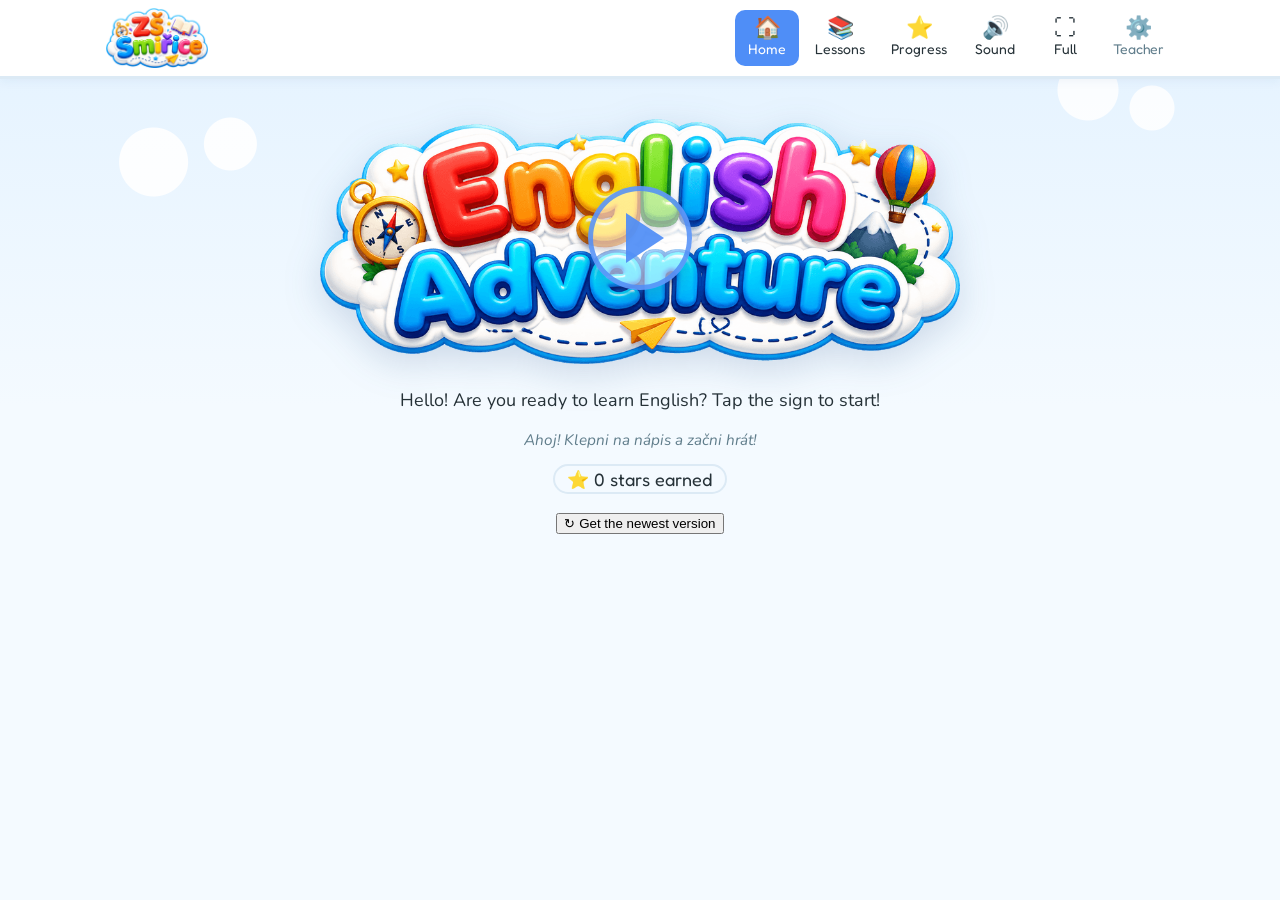
<file: index.html>
<!DOCTYPE html>
<html lang="en-GB">
<head>
<meta charset="UTF-8">
<meta name="viewport" content="width=device-width, initial-scale=1">
<title>English Adventure — Home</title>
<link rel="manifest" href="manifest.webmanifest">
<meta name="theme-color" content="#4F8EF7">
<link rel="preconnect" href="https://fonts.googleapis.com">
<link href="https://fonts.googleapis.com/css2?family=Fredoka:wght@400;600&family=Nunito:wght@400;700&display=swap" rel="stylesheet">
<link rel="stylesheet" href="css/global.css">
</head>
<body data-page="home">
<main class="ea-main">
  <div class="ea-center" style="margin-top:12px">
    <h1 class="ea-visually-hidden" id="app-title">English Adventure</h1>
    <a class="ea-play-hero" href="lessons.html" aria-label="Start learning">
      <img class="ea-hero-logo" src="assets/icons/logo.png" alt="">
      <span class="ea-play-badge" aria-hidden="true"><span class="ea-play-tri"></span></span>
    </a>
    <p class="ea-instruction" style="margin-top:18px">Hello! Are you ready to learn English? Tap the sign to start!</p>
    <p class="ea-cs" lang="cs">Ahoj! Klepni na nápis a začni hrát!</p>
    <p><span class="ea-chip">⭐ <span id="total-stars">0</span> stars earned</span></p>
    <p style="margin-top:14px">
      <button class="lc-small-btn" id="force-refresh" title="Fetch the newest version of the app from the internet">
        ↻ Get the newest version
      </button>
    </p>
  </div>

  <section id="recent-section" hidden>
    <h2>Continue where you stopped</h2>
    <div id="recent-grid" class="ea-grid"></div>
  </section>
</main>

<script src="js/storage.js"></script>
<script src="js/images.js"></script>
<script src="js/app.js"></script>
<script src="js/audio.js"></script>
<script src="js/art.js"></script>
<script src="js/navigation.js"></script>
<script>
  document.getElementById("force-refresh").addEventListener("click", function () {
    this.textContent = "\u21BB Updating\u2026";
    EA.forceRefresh();
  });
</script>
<script src="js/lesson-data.js"></script>
<script src="js/curriculum-data.js"></script>
<script src="js/custom-lessons.js"></script>
<script src="js/lesson-loader.js"></script>
<script src="js/scoring.js"></script>
<script>
(function () {
  window.EA_BASE = "";
  EA.initPage();
  EA.audio.init();
  document.title = EA.config.appName + " — Home";
  EA.qs("#app-title").textContent = EA.config.appName;
  EA.qs("#total-stars").textContent = EA.progress.totalStars();

  /* Recently opened lessons */
  var p = EA.progress.load();
  var recent = Object.keys(p.lessons)
    .map(function (id) { return { id: id, at: p.lessons[id].lastOpened || "" }; })
    .filter(function (r) { return EA.lessons.byId(r.id) && EA.lessonFlags.isActive(r.id); })
    .sort(function (a, b) { return a.at < b.at ? 1 : -1; })
    .slice(0, 3);

  if (recent.length) {
    EA.qs("#recent-section").hidden = false;
    var grid = EA.qs("#recent-grid");
    recent.forEach(function (r) {
      var lesson = EA.lessons.byId(r.id);
      var stars = 0, L = p.lessons[r.id];
      Object.keys(L.games).forEach(function (k) { stars += L.games[k].stars || 0; });
      var card = EA.el("div", { class: "ea-card ea-lesson-card" });
      var thumb = EA.el("div", { class: "ea-thumb", "aria-hidden": "true" });
      thumb.appendChild(EA.art.imgNode(lesson.thumbnail || "svg:meeting", ""));
      card.appendChild(thumb);
      card.appendChild(EA.el("h3", { text: EA.lessons.displayTitleWithPage(lesson) }));
      card.appendChild(EA.el("div", { class: "ea-stars", text: "★".repeat(stars) || "☆", "aria-label": stars + " stars" }));
      card.appendChild(EA.el("a", { class: "ea-btn", href: "lesson.html?id=" + encodeURIComponent(lesson.id), text: L.completed ? "Practise Again" : "Continue ▶" }));
      grid.appendChild(card);
    });
  }
})();
</script>
</body>
</html>
</file>
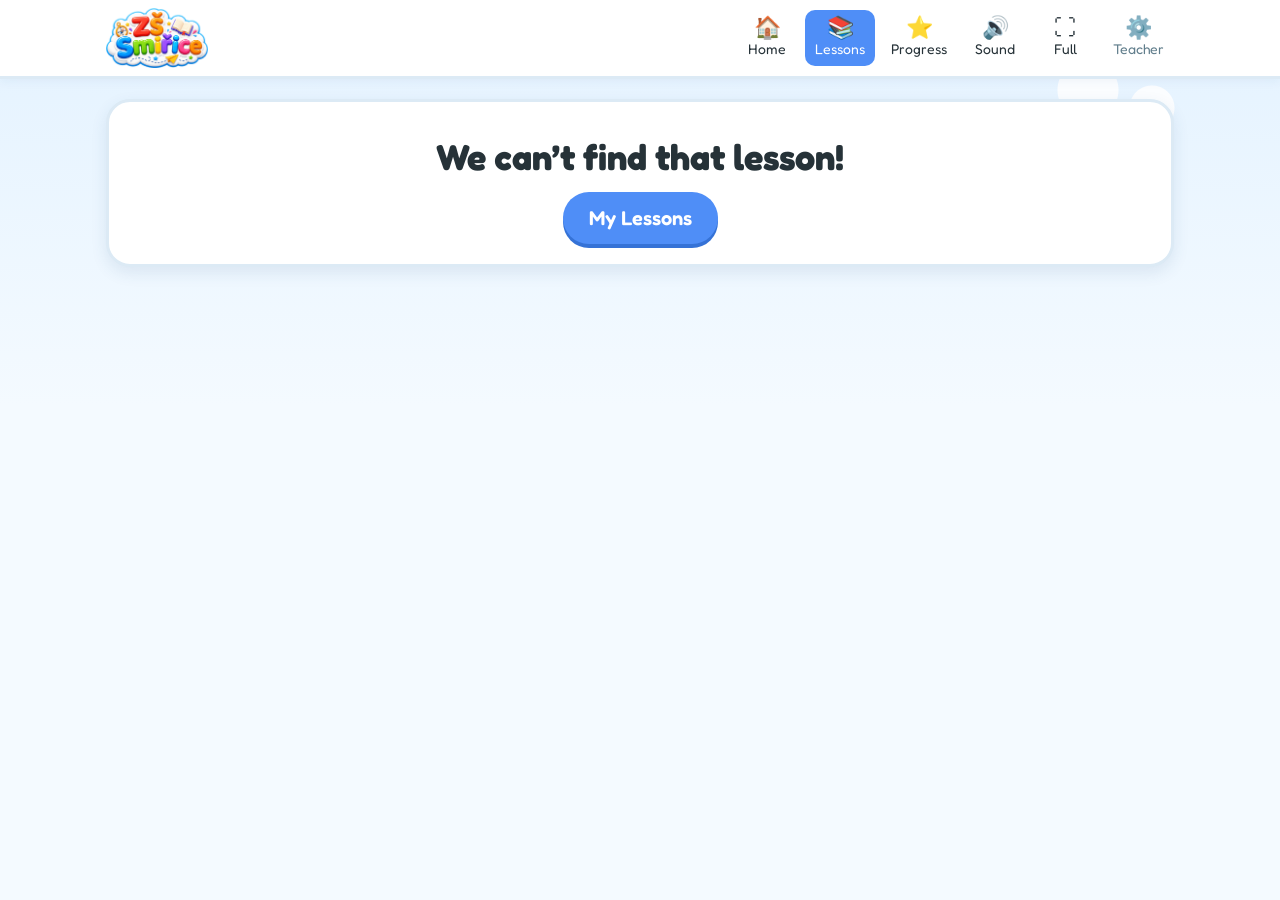
<file: lesson.html>
<!DOCTYPE html>
<html lang="en-GB">
<head>
<meta charset="UTF-8">
<meta name="viewport" content="width=device-width, initial-scale=1">
<title>English Adventure — Lesson</title>
<link rel="manifest" href="manifest.webmanifest">
<meta name="theme-color" content="#4F8EF7">
<link rel="preconnect" href="https://fonts.googleapis.com">
<link href="https://fonts.googleapis.com/css2?family=Fredoka:wght@400;600&family=Nunito:wght@400;700&display=swap" rel="stylesheet">
<link rel="stylesheet" href="css/global.css">
</head>
<body data-page="lessons">
<main class="ea-main" id="main"></main>

<script src="js/storage.js"></script>
<script src="js/images.js"></script>
<script src="js/app.js"></script>
<script src="js/audio.js"></script>
<script src="js/art.js"></script>
<script src="js/navigation.js"></script>
<script src="js/lesson-data.js"></script>
<script src="js/curriculum-data.js"></script>
<script src="js/custom-lessons.js"></script>
<script src="js/lesson-loader.js"></script>
<script src="js/scoring.js"></script>
<script>
(function () {
  window.EA_BASE = "";
  EA.initPage();
  EA.audio.init();

  var main = EA.qs("#main");
  var lesson = EA.lessons.byId(EA.param("id"));
  if (!lesson) {
    main.innerHTML = '<div class="ea-card ea-center"><h2>We can\u2019t find that lesson!</h2></div>';
    main.firstChild.appendChild(EA.el("a", { class: "ea-btn", href: "lessons.html", text: "My Lessons" }));
    return;
  }
  document.title = lesson.title + " — " + EA.config.appName;
  EA.progress.touchLesson(lesson.id);

  var head = EA.el("div", { class: "ea-center" });
  head.appendChild(EA.el("h1", { text: EA.lessons.displayTitleWithPage(lesson) }));
  if (lesson.titleCs) head.appendChild(EA.el("p", { class: "ea-cs", text: lesson.titleCs, lang: "cs" }));

  /* Objective bubble spoken by the mascot */
  var row = EA.el("div", { class: "ea-mascot-row" });
  var m = EA.el("div", { "aria-hidden": "true" }); m.innerHTML = EA.art.mascot("happy");
  var bubble = EA.el("div", { class: "ea-bubble" });
  bubble.appendChild(EA.el("div", { text: lesson.description || (lesson.learningObjectives || [])[0] || "Let\u2019s practise English!" }));
  if (lesson.descriptionCs) bubble.appendChild(EA.el("div", { class: "ea-cs", text: lesson.descriptionCs, lang: "cs" }));
  row.appendChild(m); row.appendChild(bubble);
  head.appendChild(row);

  /* Target words as chips (tap to hear) */
  var words = (lesson.targetPhrases || []).concat(lesson.targetVocabulary || []).slice(0, 8);
  if (words.length) {
    var chipRow = EA.el("p");
    words.forEach(function (w) {
      chipRow.appendChild(EA.el("button", {
        class: "ea-chip", style: "cursor:pointer;font-size:17px;margin:3px;min-height:44px",
        text: "🔊 " + w, "aria-label": "Hear: " + w,
        onclick: function () { EA.audio.speak(w); }
      }));
    });
    head.appendChild(chipRow);
  }
  main.appendChild(head);

  var keys = EA.lessons.enabledGameKeys(lesson);
  var L = EA.progress.lesson(lesson.id);
  var firstUnplayed = keys.filter(function (k) { return !L.games[k] || !L.games[k].completed; })[0] || keys[0];

  var startAll = EA.el("p", { class: "ea-center" });
  startAll.appendChild(EA.el("a", {
    class: "ea-btn ea-btn-big ea-btn-green",
    href: "games/" + EA.lessons.GAME_META[firstUnplayed].page + "?lesson=" + encodeURIComponent(lesson.id),
    text: "▶ Start All Games"
  }));
  main.appendChild(startAll);

  var grid = EA.el("div", { class: "ea-grid" });
  keys.forEach(function (k) {
    var meta = EA.lessons.GAME_META[k];
    var g = L.games[k];
    var card = EA.el("div", { class: "ea-card ea-lesson-card ea-center" });
    card.appendChild(EA.el("div", { style: "font-size:52px", text: meta.icon, "aria-hidden": "true" }));
    card.appendChild(EA.el("h3", { text: meta.name }));
    var stars = g ? g.stars : 0;
    card.appendChild(EA.el("div", { class: "ea-stars", "aria-label": stars + " of 3 stars", text: "★".repeat(stars) + "☆".repeat(3 - stars) }));
    card.appendChild(EA.el("a", {
      class: "ea-btn" + (g && g.completed ? " ea-btn-soft" : ""),
      href: "games/" + meta.page + "?lesson=" + encodeURIComponent(lesson.id),
      text: g && g.completed ? "Play Again" : "Start ▶"
    }));
    grid.appendChild(card);
  });
  main.appendChild(grid);
})();
</script>
</body>
</html>
</file>
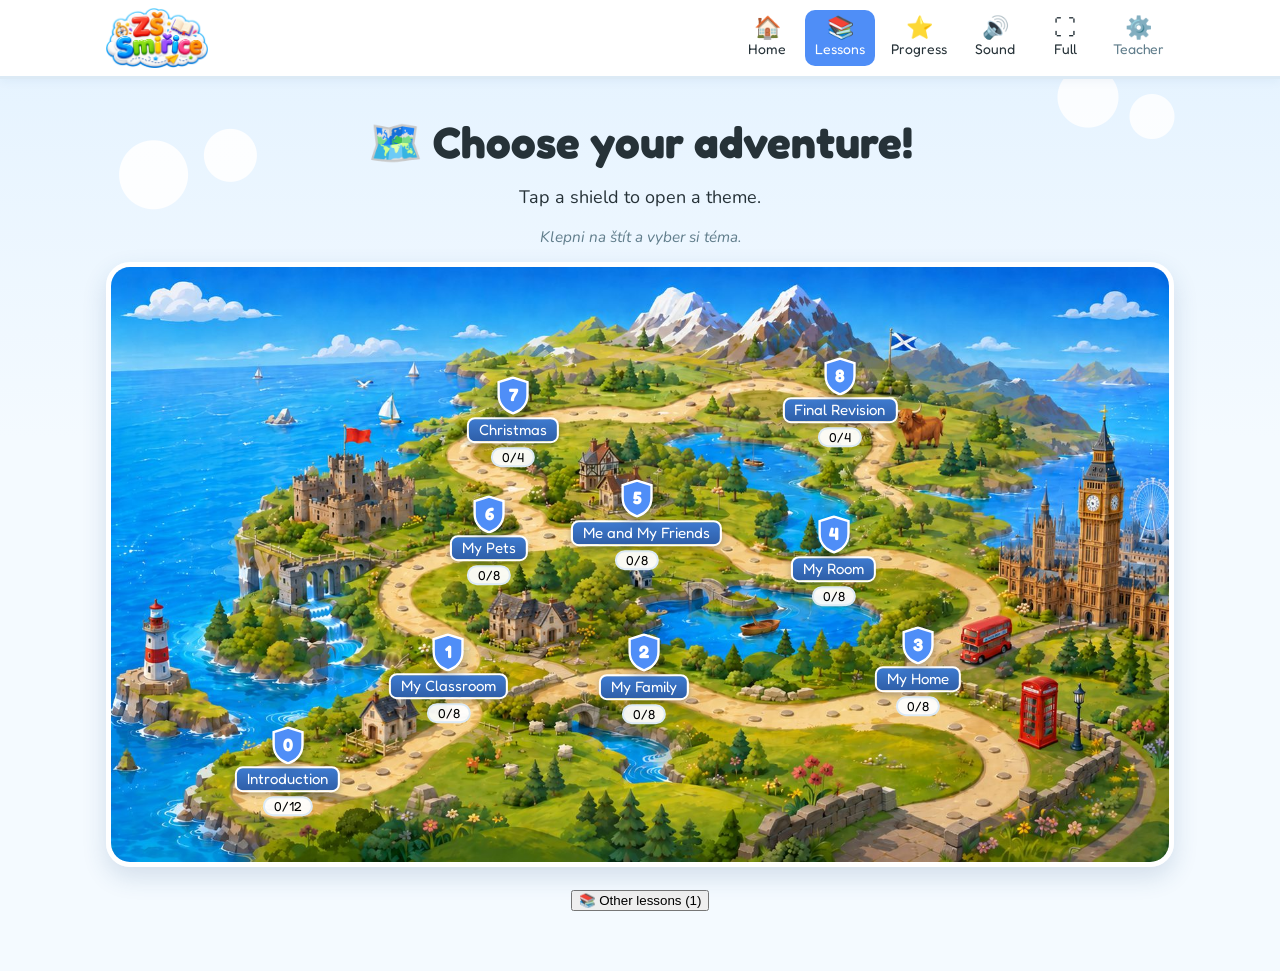
<file: lessons.html>
<!DOCTYPE html>
<html lang="en-GB">
<head>
<meta charset="UTF-8">
<meta name="viewport" content="width=device-width, initial-scale=1">
<title>English Adventure — My Lessons</title>
<link rel="manifest" href="manifest.webmanifest">
<meta name="theme-color" content="#4F8EF7">
<link rel="preconnect" href="https://fonts.googleapis.com">
<link href="https://fonts.googleapis.com/css2?family=Fredoka:wght@400;600&family=Nunito:wght@400;700&display=swap" rel="stylesheet">
<link rel="stylesheet" href="css/global.css">
</head>
<body data-page="lessons">
<main class="ea-main">
  <div class="ea-center">
    <h1>🗺️ Choose your adventure!</h1>
    <p class="ea-instruction" style="margin-top:0">Tap a shield to open a theme.</p>
    <p class="ea-cs" lang="cs">Klepni na štít a vyber si téma.</p>
  </div>
  <div class="map-wrap" id="map">
    <img src="assets/backgrounds/map.jpg" alt="An adventure map of the United Kingdom with nine theme shields along a winding path">
  </div>
  <div class="ea-center" id="other-btn-wrap" hidden>
    <button class="lc-small-btn" id="other-btn"></button>
  </div>
  <section id="theme-view" aria-live="polite"></section>
</main>

<script src="js/storage.js"></script>
<script src="js/images.js"></script>
<script src="js/app.js"></script>
<script src="js/audio.js"></script>
<script src="js/art.js"></script>
<script src="js/navigation.js"></script>
<script src="js/lesson-data.js"></script>
<script src="js/curriculum-data.js"></script>
<script src="js/custom-lessons.js"></script>
<script src="js/lesson-loader.js"></script>
<script src="js/scoring.js"></script>
<script>
(function () {
  window.EA_BASE = "";
  EA.initPage();
  document.title = EA.config.appName + " — My Lessons";

  var DIFF = { 1: "Easy", 2: "Medium", 3: "Tricky" };
  var grouped = EA.lessons.byTheme();
  var progress = EA.progress.load();

  function lessonStats(lesson) {
    var L = progress.lessons[lesson.id] || { games: {}, completed: false };
    var keys = EA.lessons.enabledGameKeys(lesson);
    var done = keys.filter(function (k) { return L.games[k] && L.games[k].completed; }).length;
    var stars = 0;
    Object.keys(L.games || {}).forEach(function (k) { stars += L.games[k].stars || 0; });
    return { completed: !!L.completed, doneGames: done, totalGames: keys.length, stars: stars };
  }

  function themeProgress(n) {
    var lessons = grouped.themes[n];
    var done = lessons.filter(function (l) { return lessonStats(l).completed; }).length;
    return { done: done, total: lessons.length };
  }

  /* ---------- Build the map stones ---------- */
  var map = EA.qs("#map");
  EA.lessons.THEMES.forEach(function (t) {
    var pos = EA.lessons.THEME_STONES[t.n];
    var p = themeProgress(t.n);
    var stone = EA.el("button", {
      class: "map-stone" + (p.total === 0 ? " is-empty" : (p.done === p.total ? " is-done" : "")),
      style: "left:" + (pos[0] * 100) + "%;top:" + (pos[1] * 100) + "%",
      "aria-label": "Theme " + t.n + ", " + t.name + ", " +
        (p.total ? p.done + " of " + p.total + " lessons completed" : "no lessons yet")
    });
    stone.innerHTML =
      '<span class="map-inner">' +
      '<span class="map-shield" aria-hidden="true"><svg viewBox="0 0 100 112">' +
      '<path class="map-fill" d="M50 4 L92 17 V54 C92 82 73 100 50 108 C27 100 8 82 8 54 V17 Z" stroke="#FFFFFF" stroke-width="7"/>' +
      '<text class="map-num" x="50" y="72" text-anchor="middle" font-family="Fredoka, sans-serif" font-size="52" font-weight="700">' + t.n + '</text>' +
      '</svg></span>' +
      '<span class="map-banner" aria-hidden="true">' + t.name + '</span>' +
      (p.total ? '<span class="map-progress" aria-hidden="true">' + (p.done === p.total ? "\u2713 " : "") + p.done + "/" + p.total + '</span>' : '') +
      '</span>';
    stone.addEventListener("click", function () { showTheme(t.n); });
    map.appendChild(stone);
  });

  /* ---------- Lesson cards for a theme ---------- */
  function lessonCard(lesson) {
    var s = lessonStats(lesson);
    var card = EA.el("div", { class: "ea-card ea-lesson-card" });
    var thumb = EA.el("div", { class: "ea-thumb", "aria-hidden": "true" });
    thumb.appendChild(EA.art.imgNode(lesson.thumbnail || "svg:meeting", ""));
    card.appendChild(thumb);
    card.appendChild(EA.el("h3", { text: EA.lessons.displayTitle(lesson) }));
    if (lesson.titleCs) card.appendChild(EA.el("div", { class: "ea-cs", text: lesson.titleCs, lang: "cs" }));

    var meta = EA.el("div", { class: "ea-lesson-meta" });
    if (typeof lesson.page === "number") meta.appendChild(EA.el("span", { class: "ea-chip", text: "\uD83D\uDCD6 Page " + lesson.page }));
    meta.appendChild(EA.el("span", { class: "ea-chip", text: DIFF[lesson.difficulty] || "Easy" }));
    meta.appendChild(EA.el("span", { class: "ea-chip", text: s.totalGames + " games" }));
    if (s.completed) meta.appendChild(EA.el("span", { class: "ea-chip", style: "background:#E9FBF2", text: "\u2705 Done" }));
    else if (s.doneGames) meta.appendChild(EA.el("span", { class: "ea-chip", text: s.doneGames + "/" + s.totalGames + " played" }));
    card.appendChild(meta);

    card.appendChild(EA.el("div", { class: "ea-stars", text: s.stars ? "\u2605".repeat(Math.min(s.stars, 12)) : "\u2606\u2606\u2606", "aria-label": s.stars + " stars earned" }));
    card.appendChild(EA.el("a", {
      class: "ea-btn" + (s.completed ? " ea-btn-soft" : ""),
      href: "lesson.html?id=" + encodeURIComponent(lesson.id),
      text: s.completed ? "Practise Again" : (s.doneGames ? "Continue \u25B6" : "Start \u25B6")
    }));
    return card;
  }

  /* A unit that spans several workbook pages: one card, a button per page */
  function unitCard(group) {
    var base = group[0];
    var stats = group.map(lessonStats);
    var allDone = stats.every(function (x) { return x.completed; });
    var stars = stats.reduce(function (n, x) { return n + x.stars; }, 0);

    var card = EA.el("div", { class: "ea-card ea-lesson-card" });
    var thumb = EA.el("div", { class: "ea-thumb", "aria-hidden": "true" });
    thumb.appendChild(EA.art.imgNode(base.thumbnail || "svg:meeting", ""));
    card.appendChild(thumb);
    card.appendChild(EA.el("h3", { text: EA.lessons.displayTitle(base) }));
    if (base.titleCs) card.appendChild(EA.el("div", { class: "ea-cs", text: base.titleCs, lang: "cs" }));

    var meta = EA.el("div", { class: "ea-lesson-meta" });
    meta.appendChild(EA.el("span", { class: "ea-chip", text: DIFF[base.difficulty] || "Easy" }));
    if (allDone) meta.appendChild(EA.el("span", { class: "ea-chip", style: "background:#E9FBF2", text: "\u2705 Done" }));
    card.appendChild(meta);

    card.appendChild(EA.el("div", { class: "ea-stars", text: stars ? "\u2605".repeat(Math.min(stars, 12)) : "\u2606\u2606\u2606", "aria-label": stars + " stars earned" }));

    var actions = EA.el("div", { class: "ea-card-actions" });
    group.forEach(function (l, i) {
      var st = stats[i];
      actions.appendChild(EA.el("a", {
        class: "ea-btn" + (st.completed ? " ea-btn-soft" : ""),
        style: "font-size:17px;min-height:46px;padding:8px 16px",
        href: "lesson.html?id=" + encodeURIComponent(l.id),
        "aria-label": "Page " + l.page + (st.completed ? ", completed" : ""),
        text: (st.completed ? "\u2713 " : "") + "Page " + l.page + " \u25B6"
      }));
    });
    card.appendChild(actions);
    return card;
  }

  var view = EA.qs("#theme-view");
  function showTheme(n) {
    var lessons = n === "other" ? grouped.unassigned : grouped.themes[n];
    var title = n === "other" ? "Other lessons" : "Theme " + n + " \u2013 " + EA.lessons.themeName(n);
    view.innerHTML = "";
    view.appendChild(EA.el("h2", { class: "ea-center", text: title }));
    if (!lessons.length) {
      var empty = EA.el("div", { class: "ea-card ea-center" });
      empty.innerHTML = '<div style="width:100px;margin:0 auto">' + EA.art.mascot("think") + "</div>" +
        "<h3>No lessons here yet!</h3><p>A teacher can add lessons to this theme in the Teacher Area.</p>";
      view.appendChild(empty);
    } else {
      /* One card per unit; lessons of the same unit become Page buttons on that card */
      var groups = [], byKey = {};
      lessons.forEach(function (l) {
        var k = String(l.theme) + "|" + String(l.unit) + "|" + l.title;
        if (!byKey[k]) { byKey[k] = []; groups.push(byKey[k]); }
        byKey[k].push(l);
      });
      var grid = EA.el("div", { class: "ea-grid" });
      groups.forEach(function (g) { grid.appendChild(g.length === 1 ? lessonCard(g[0]) : unitCard(g)); });
      view.appendChild(grid);
    }
    view.scrollIntoView({ behavior: "smooth", block: "start" });
    if (history.replaceState) history.replaceState(null, "", "lessons.html?theme=" + n);
  }

  /* "Other lessons" shortcut for anything without a theme */
  if (grouped.unassigned.length) {
    EA.qs("#other-btn-wrap").hidden = false;
    var b = EA.qs("#other-btn");
    b.textContent = "\uD83D\uDCDA Other lessons (" + grouped.unassigned.length + ")";
    b.addEventListener("click", function () { showTheme("other"); });
  }

  /* Deep link ?theme=N */
  var deep = EA.param("theme");
  if (deep === "other") showTheme("other");
  else if (deep !== null && grouped.themes[+deep]) showTheme(+deep);
})();
</script>
</body>
</html>
</file>
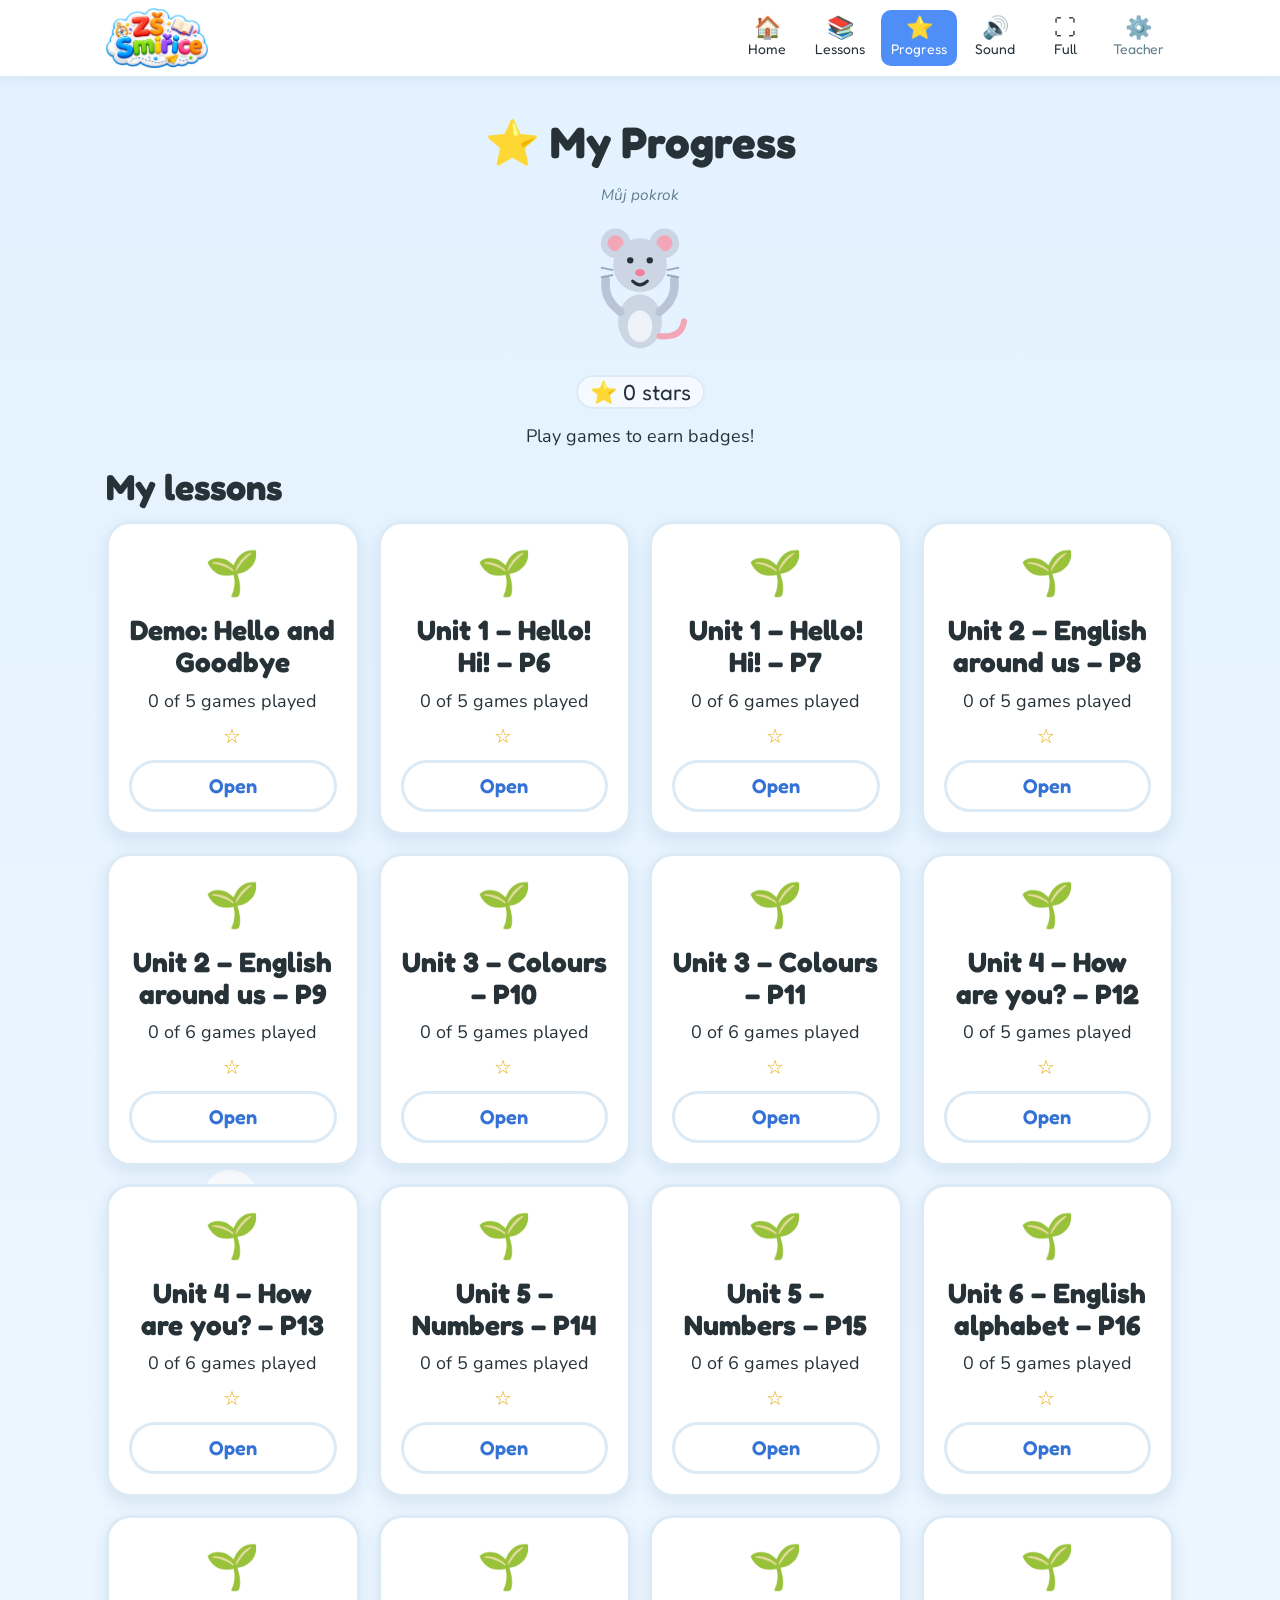
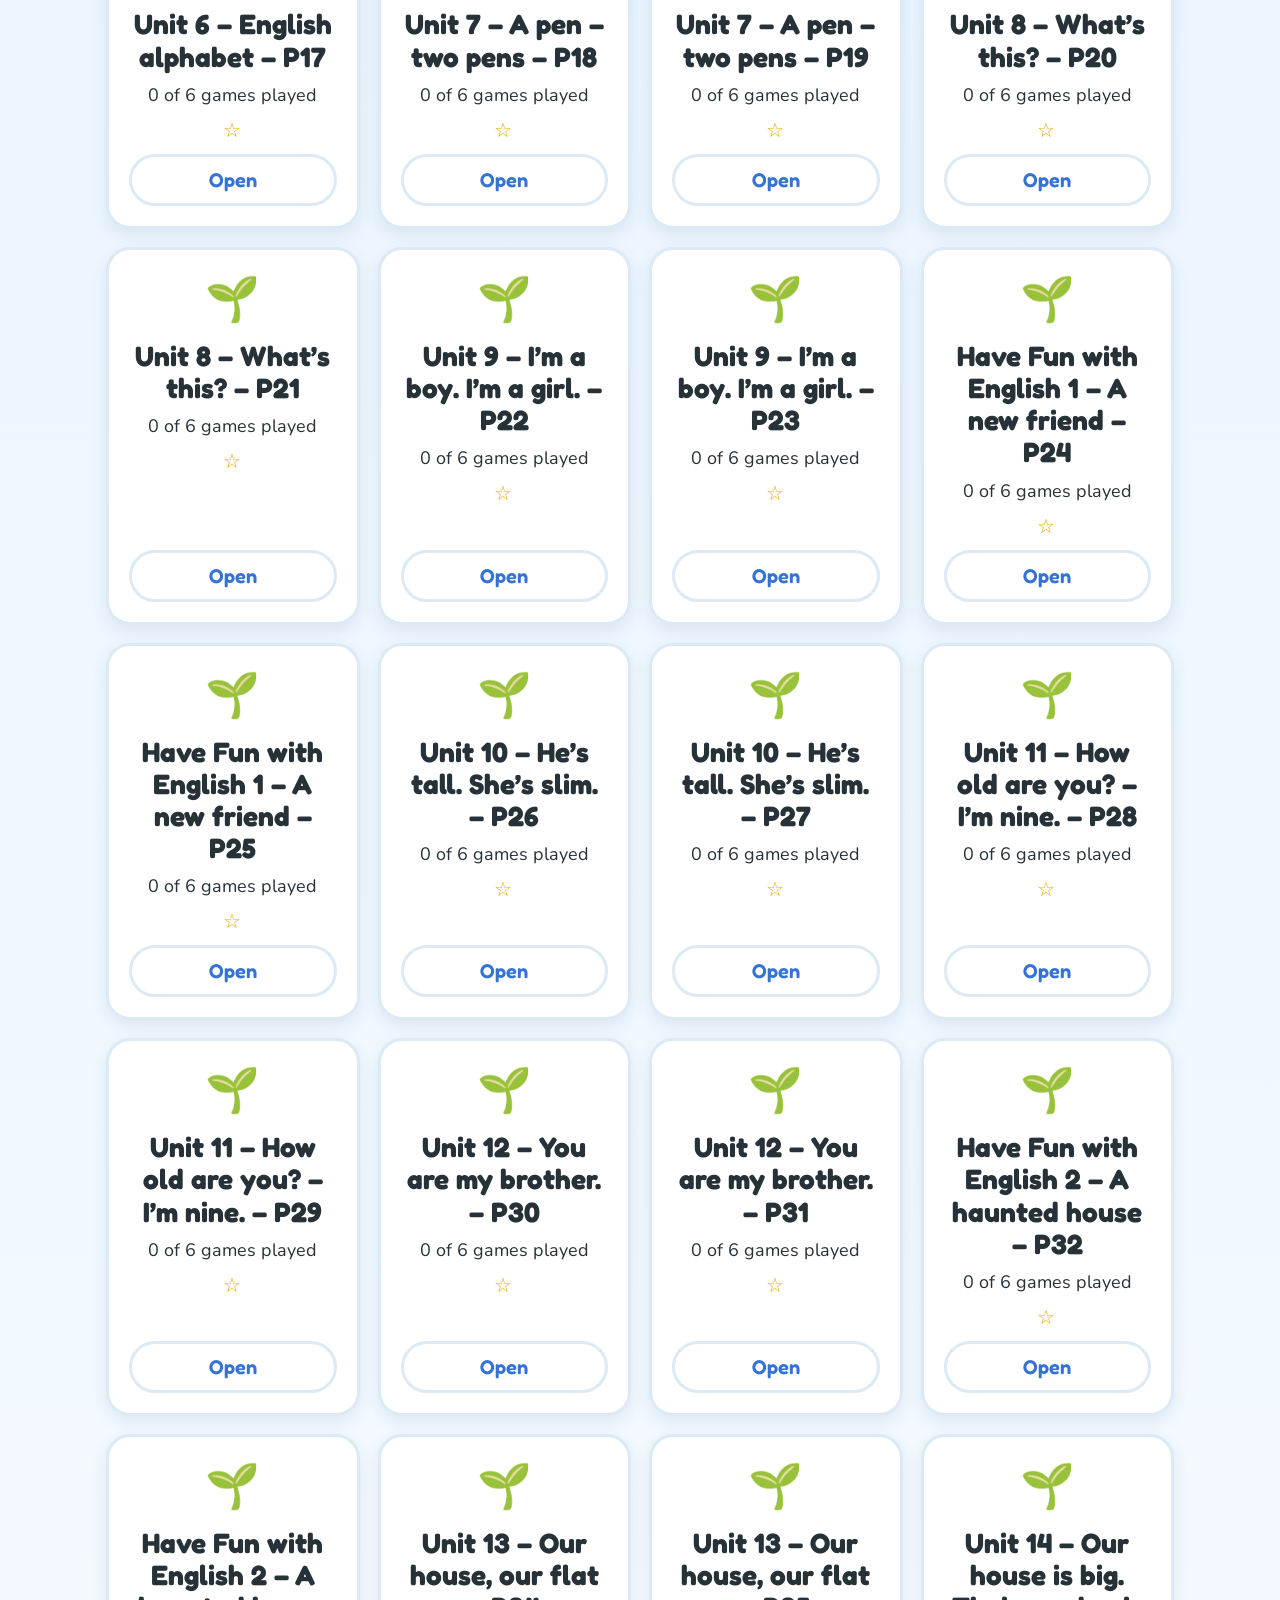
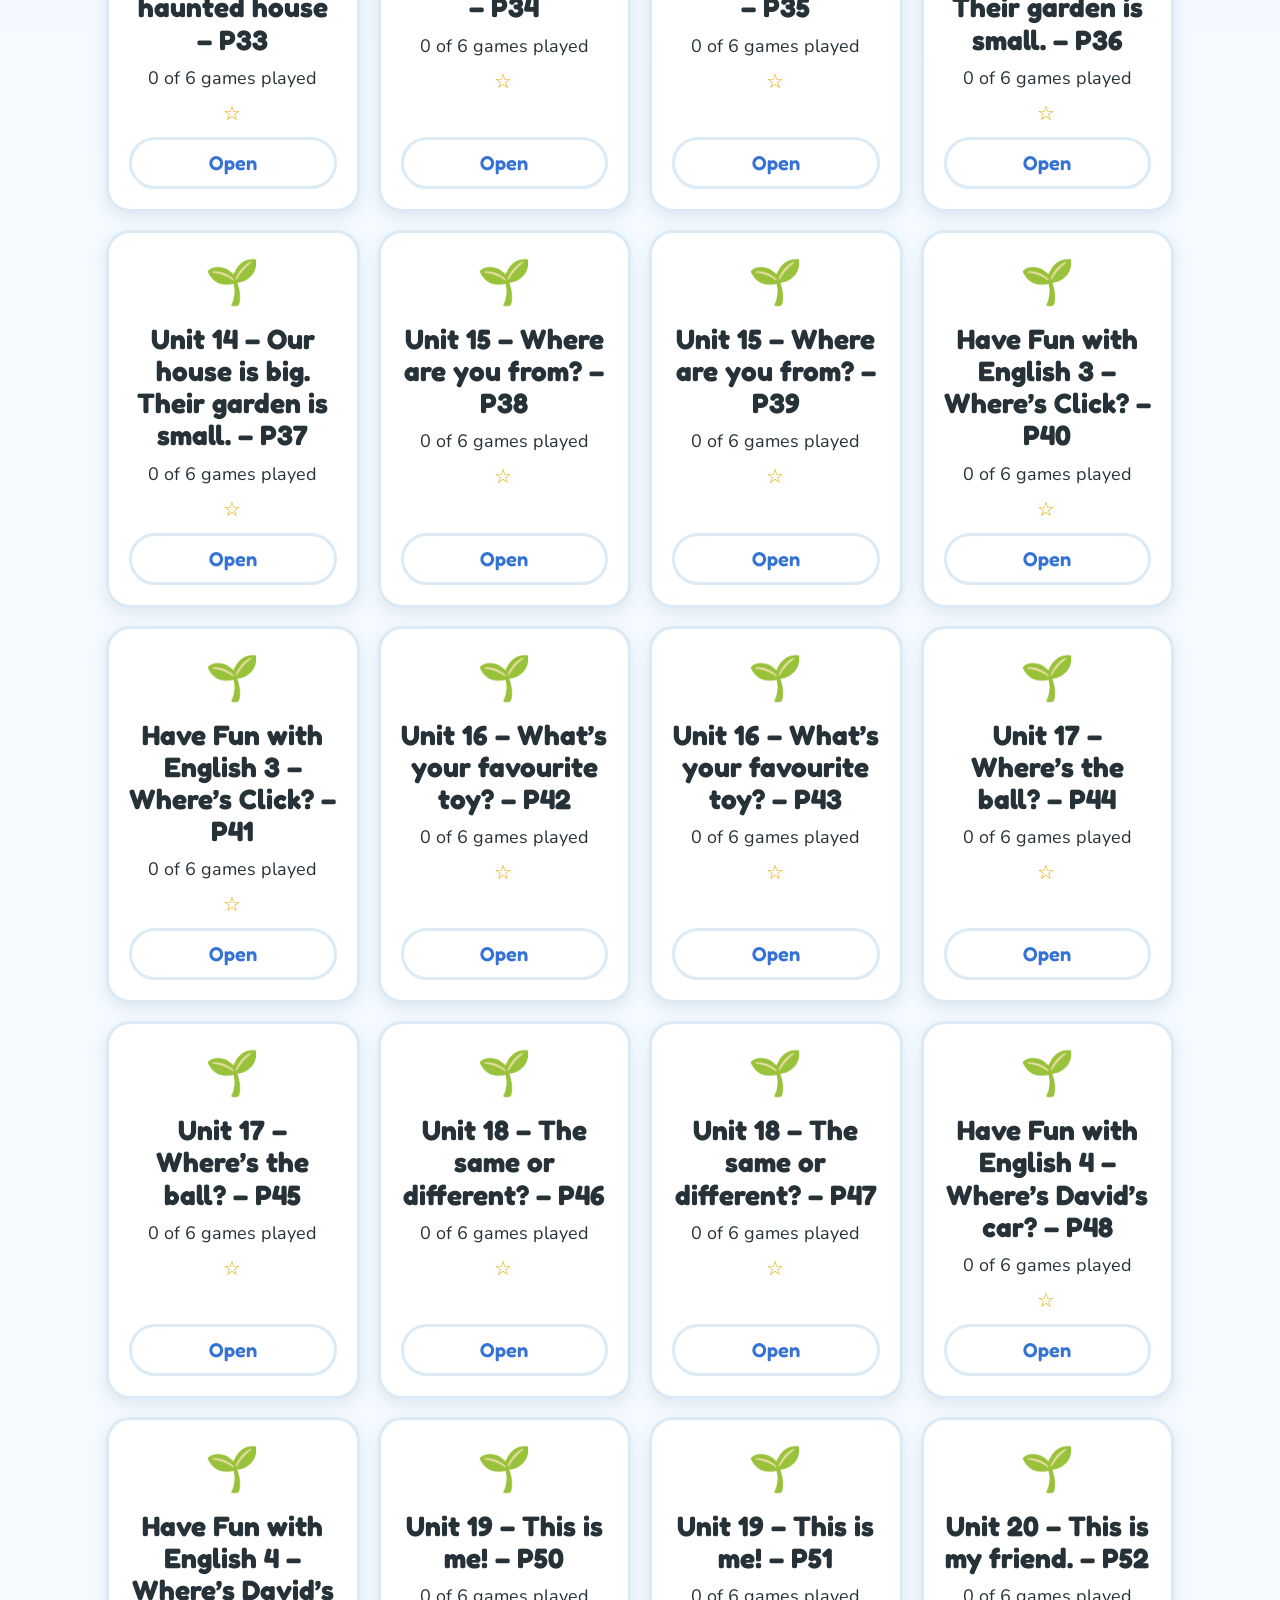
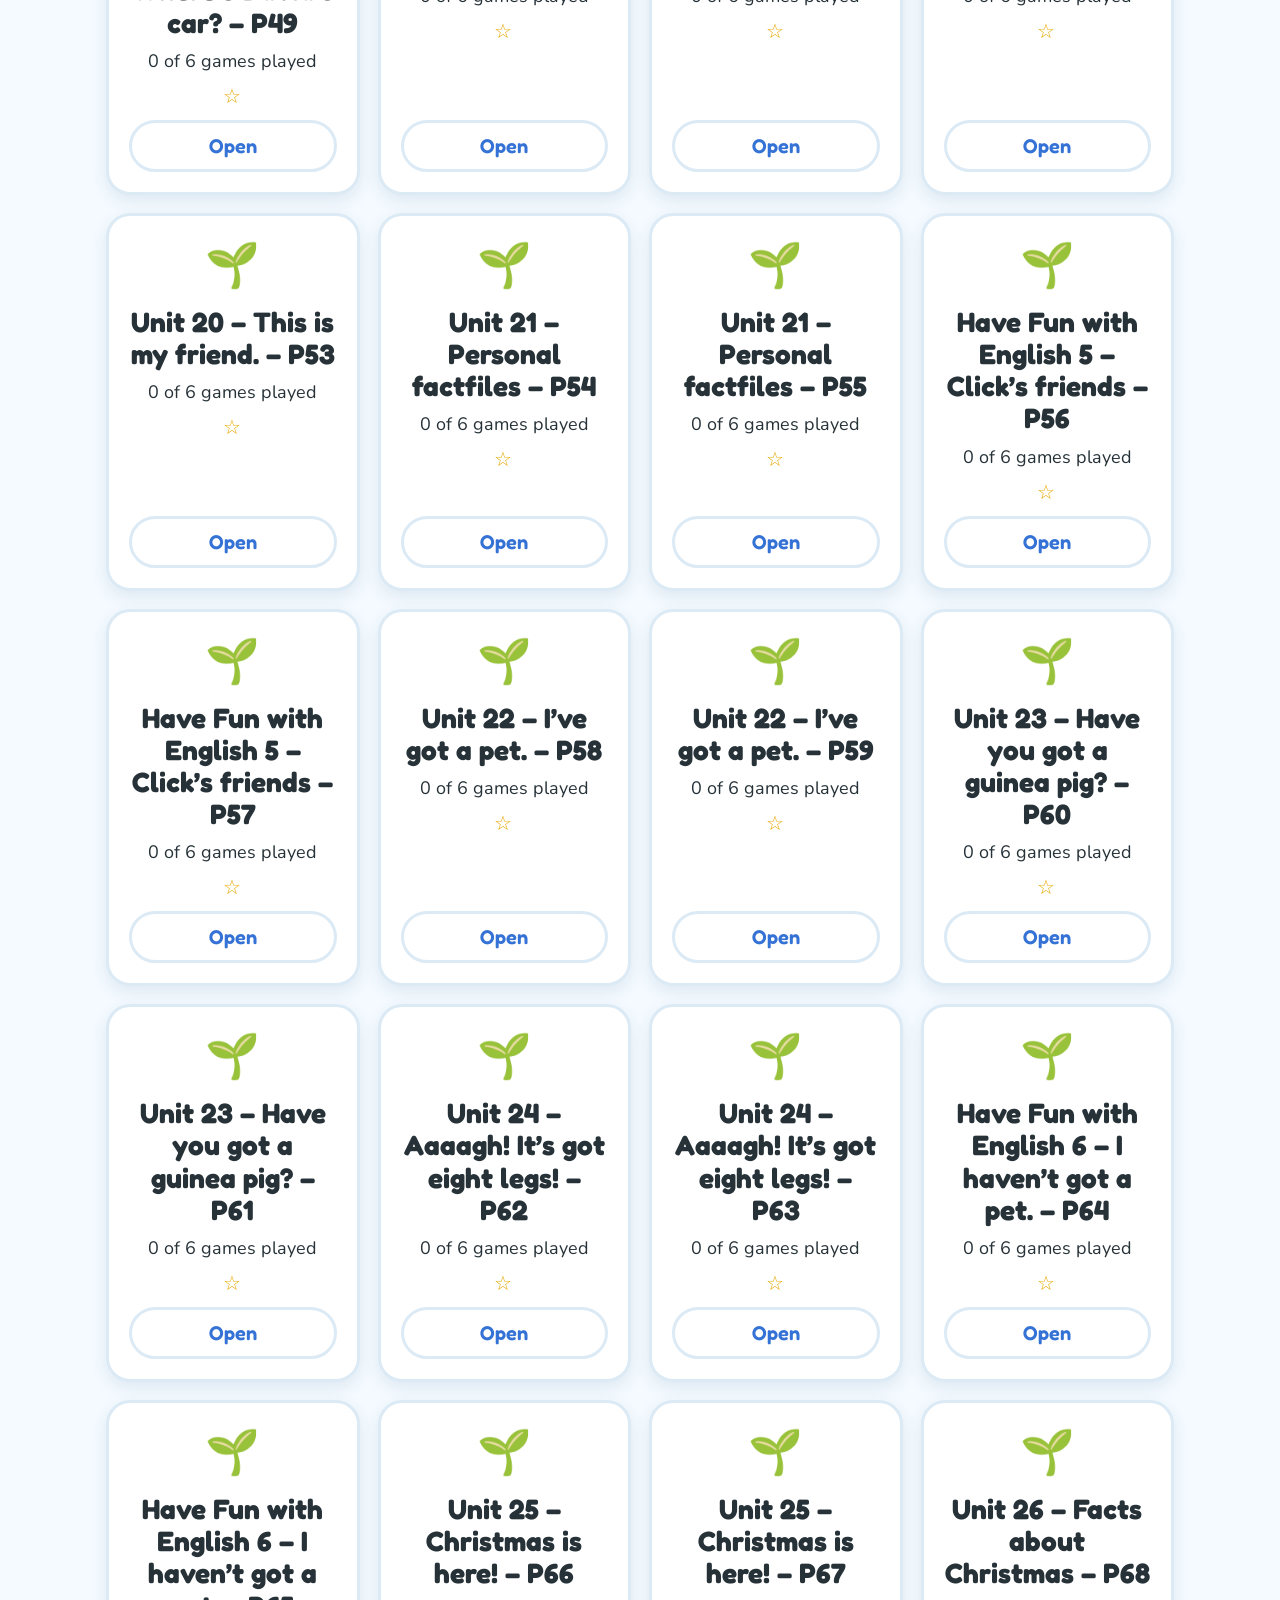
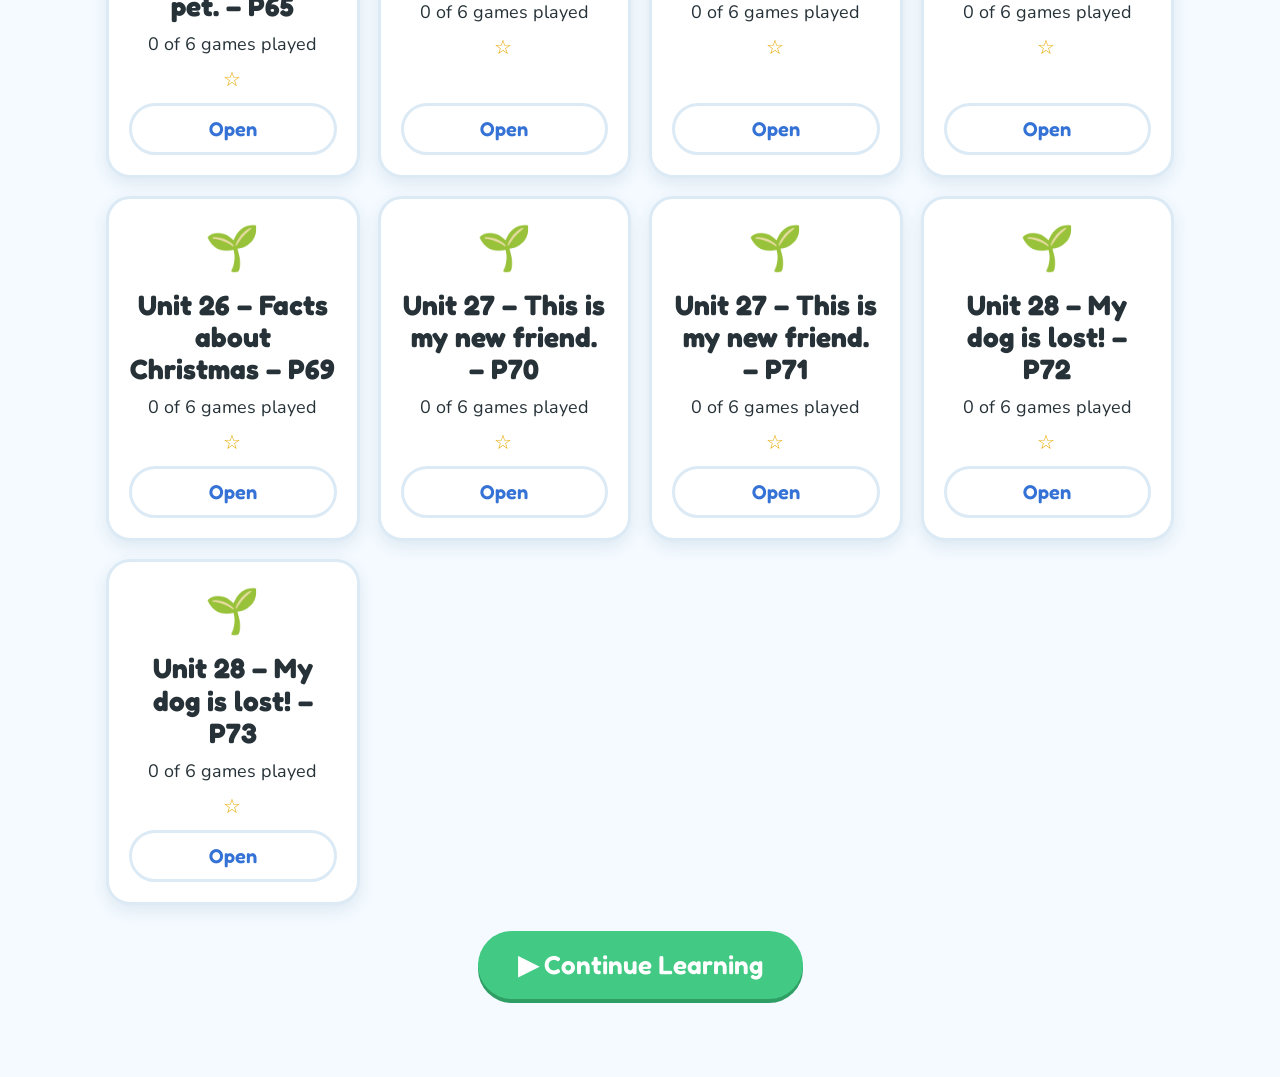
<file: progress.html>
<!DOCTYPE html>
<html lang="en-GB">
<head>
<meta charset="UTF-8">
<meta name="viewport" content="width=device-width, initial-scale=1">
<title>English Adventure — Progress</title>
<link rel="manifest" href="manifest.webmanifest">
<meta name="theme-color" content="#4F8EF7">
<link rel="preconnect" href="https://fonts.googleapis.com">
<link href="https://fonts.googleapis.com/css2?family=Fredoka:wght@400;600&family=Nunito:wght@400;700&display=swap" rel="stylesheet">
<link rel="stylesheet" href="css/global.css">
</head>
<body data-page="progress">
<main class="ea-main">
  <div class="ea-center">
    <h1>⭐ My Progress</h1>
    <p class="ea-cs" lang="cs">Můj pokrok</p>
    <div id="mascot" style="width:110px;margin:0 auto" aria-hidden="true"></div>
    <p><span class="ea-chip" style="font-size:22px">⭐ <span id="total-stars">0</span> stars</span></p>
    <div id="badges"></div>
  </div>

  <h2>My lessons</h2>
  <div id="path" class="ea-grid"></div>

  <p class="ea-center" style="margin-top:26px">
    <a class="ea-btn ea-btn-big ea-btn-green" href="lessons.html">▶ Continue Learning</a>
  </p>
</main>

<script src="js/storage.js"></script>
<script src="js/images.js"></script>
<script src="js/app.js"></script>
<script src="js/audio.js"></script>
<script src="js/art.js"></script>
<script src="js/navigation.js"></script>
<script src="js/lesson-data.js"></script>
<script src="js/curriculum-data.js"></script>
<script src="js/custom-lessons.js"></script>
<script src="js/lesson-loader.js"></script>
<script src="js/scoring.js"></script>
<script>
(function () {
  window.EA_BASE = "";
  EA.initPage();
  document.title = EA.config.appName + " — Progress";
  EA.qs("#mascot").innerHTML = EA.art.mascot("cheer");
  EA.qs("#total-stars").textContent = EA.progress.totalStars();

  var badges = EA.progress.allBadges();
  var badgeWrap = EA.qs("#badges");
  badges.forEach(function (b) {
    badgeWrap.appendChild(EA.el("span", { class: "ea-badge-pill", style: "margin:4px", text: "🏅 " + b }));
  });
  if (!badges.length) badgeWrap.appendChild(EA.el("p", { class: "ea-round-label", text: "Play games to earn badges!" }));

  var p = EA.progress.load();
  var path = EA.qs("#path");
  var lessons = EA.lessons.active();
  if (!lessons.length) path.appendChild(EA.el("p", { text: "No lessons yet." }));

  lessons.forEach(function (lesson) {
    var L = p.lessons[lesson.id] || { games: {}, completed: false };
    var keys = EA.lessons.enabledGameKeys(lesson);
    var stars = 0;
    Object.keys(L.games || {}).forEach(function (k) { stars += L.games[k].stars || 0; });
    var done = keys.filter(function (k) { return L.games[k] && L.games[k].completed; }).length;

    var card = EA.el("div", { class: "ea-card ea-lesson-card ea-center" });
    card.appendChild(EA.el("div", { style: "font-size:44px", "aria-hidden": "true", text: L.completed ? "🏆" : done ? "🚀" : "🌱" }));
    card.appendChild(EA.el("h3", { text: EA.lessons.displayTitleWithPage(lesson) }));
    card.appendChild(EA.el("div", { class: "ea-round-label", text: done + " of " + keys.length + " games played" }));
    card.appendChild(EA.el("div", { class: "ea-stars", "aria-label": stars + " stars", text: stars ? "★".repeat(Math.min(stars, 12)) : "☆" }));
    card.appendChild(EA.el("a", { class: "ea-btn ea-btn-soft", href: "lesson.html?id=" + encodeURIComponent(lesson.id), text: L.completed ? "Practise Again" : "Open" }));
    path.appendChild(card);
  });
})();
</script>
</body>
</html>
</file>
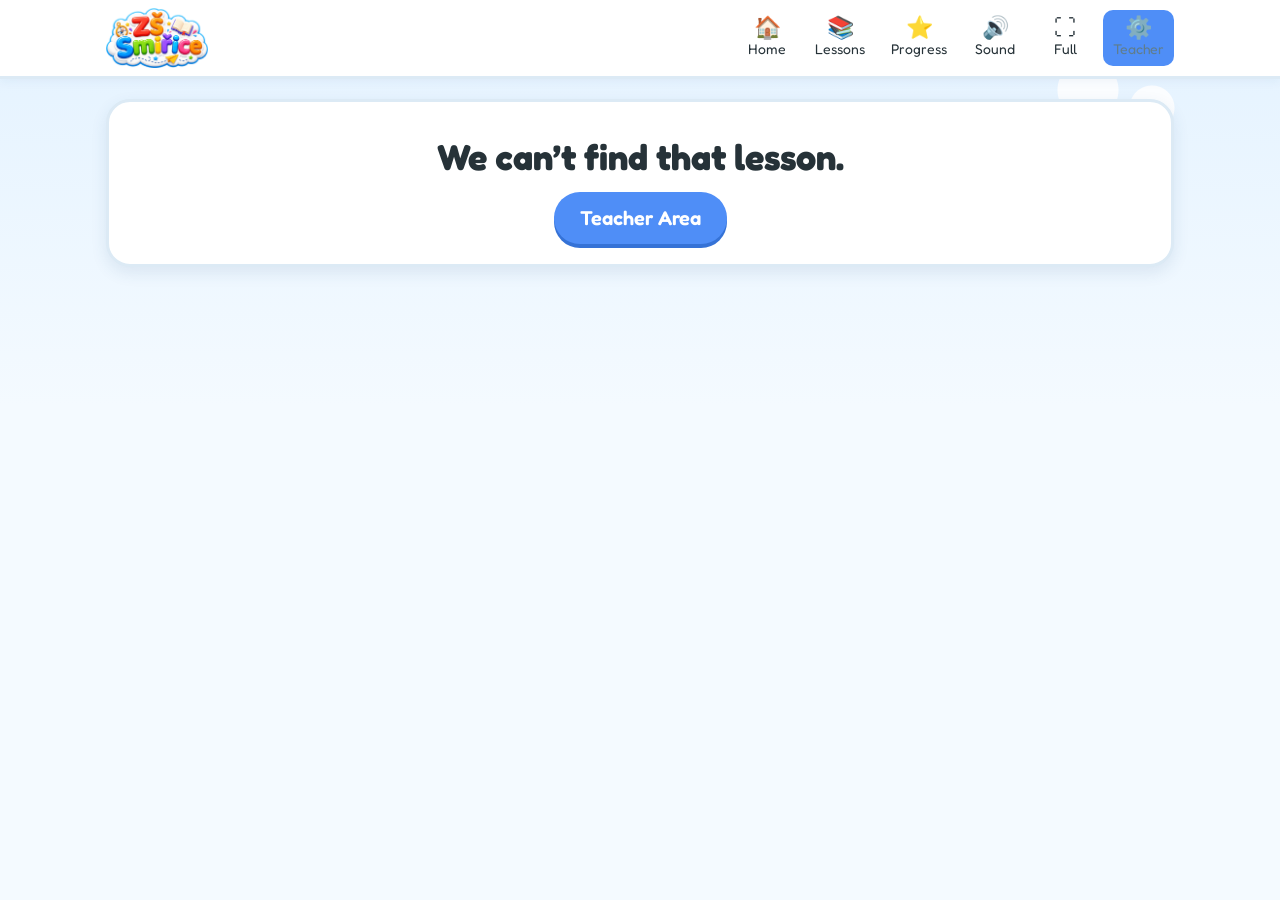
<file: teacher-edit.html>
<!DOCTYPE html>
<html lang="en-GB">
<head>
<meta charset="UTF-8">
<meta name="viewport" content="width=device-width, initial-scale=1">
<title>English Adventure — Edit Lesson</title>
<link rel="manifest" href="manifest.webmanifest">
<meta name="theme-color" content="#4F8EF7">
<link rel="preconnect" href="https://fonts.googleapis.com">
<link href="https://fonts.googleapis.com/css2?family=Fredoka:wght@400;600&family=Nunito:wght@400;700&display=swap" rel="stylesheet">
<link rel="stylesheet" href="css/global.css">
<style>
  .te-top { display:flex; align-items:center; gap:12px; flex-wrap:wrap; }
  .te-top h1 { font-size: clamp(24px, 4vw, 34px); margin: 0; flex: 1; }
  .te-status { font-family: var(--font-round); border-radius: 999px; padding: 6px 16px;
    border: 3px solid var(--colour-border); background: var(--colour-card); }
  .te-status.ok { border-color: var(--colour-success); }
  .te-status.bad { border-color: var(--colour-accent); background: var(--colour-error-soft); }
  #te-errors p { margin: 4px 0; }
  .te-hidden-game { opacity: 0.62; }

  .te-section { margin: 18px 0; }
  .te-section h2 { display:flex; align-items:center; gap:10px; }
  .te-grid { display:grid; gap:14px; grid-template-columns:repeat(auto-fill, minmax(230px, 1fr)); }
  .te-item { border: 2px solid var(--colour-border); border-radius: var(--radius-md); padding: 10px; background: #FBFDFF; }
  .te-item .te-num { font-family: var(--font-round); color: var(--colour-muted); font-size: 14px; margin-bottom: 6px; }

  .te-img { position: relative; border-radius: 10px; overflow: hidden; background: #E3F2FF;
    aspect-ratio: 10 / 7; border: 2px solid var(--colour-border); }
  .te-img > div { width: 100%; height: 100%; }
  .te-img img, .te-img svg { width: 100%; height: 100%; object-fit: cover; display: block; }
  .te-change { position: absolute; top: 6px; right: 6px; min-height: 40px; min-width: 44px;
    border-radius: 10px; border: 2px solid var(--colour-border); background: rgba(255,255,255,0.92);
    cursor: pointer; font-size: 16px; }
  .te-change:hover { border-color: var(--colour-primary); }

  .te-field { margin: 8px 0 2px; }
  .te-field label { display:block; font-size: 13px; color: var(--colour-muted); font-family: var(--font-round); margin-bottom: 2px; }
  .te-field input[type="text"] { width: 100%; box-sizing: border-box; padding: 8px 10px; font-size: 16px;
    border: 2px solid var(--colour-border); border-radius: 8px; font-family: var(--font-body); }
  .te-field input[type="text"]:focus { border-color: var(--colour-primary); }

  .te-opt { display: flex; align-items: center; gap: 8px; margin: 6px 0; }
  .te-opt input[type="radio"] { width: 22px; height: 22px; flex: none; }
  .te-opt input[type="text"] { flex: 1; }
  .te-opt .te-opt-img { flex: 1; }
  .te-correct-hint { font-size: 13px; color: var(--colour-muted); }

  .te-scene { border: 2px solid var(--colour-border); border-radius: var(--radius-md);
    padding: 12px; background: #FBFDFF; margin-bottom: 12px; }
  .te-scene .te-who { font-family: var(--font-round); color: var(--colour-primary-dark); }
</style>
</head>
<body data-page="teacher">
<main class="ea-main" id="main"></main>

<script>window.EA_BASE = "";</script>
<script src="js/storage.js"></script>
<script src="js/images.js"></script>
<script src="js/app.js"></script>
<script src="js/audio.js"></script>
<script src="js/art.js"></script>
<script src="js/navigation.js"></script>
<script src="js/lesson-data.js"></script>
<script src="js/curriculum-data.js"></script>
<script src="js/custom-lessons.js"></script>
<script src="js/lesson-loader.js"></script>
<script src="js/scoring.js"></script>
<script>
(function () {
  EA.initPage();
  var main = EA.qs("#main");

  /* ---------- PIN gate (same simple lock as the Teacher Area) ---------- */
  if (EA.settings.teacherPin) {
    var pin = prompt("Teacher PIN:");
    if (pin !== EA.settings.teacherPin) {
      main.innerHTML = '<div class="ea-card ea-center"><h2>Teacher Area is locked.</h2></div>';
      main.firstChild.appendChild(EA.el("a", { class: "ea-btn", href: "index.html", text: "Home" }));
      return;
    }
  }

  var source = EA.lessons.byId(EA.param("id"));
  if (!source) {
    main.innerHTML = '<div class="ea-card ea-center"><h2>We can\u2019t find that lesson.</h2></div>';
    main.firstChild.appendChild(EA.el("a", { class: "ea-btn", href: "teacher.html", text: "Teacher Area" }));
    return;
  }
  document.title = "Edit: " + source.title + " — " + EA.config.appName;

  /* Work on a deep copy; every edit auto-saves (validated) after a short pause. */
  var lesson = JSON.parse(JSON.stringify(source));
  var saveTimer = null, statusEl, errorsEl;

  function saveLessonObject(l) {
    var exists = EA.importedLessons.all().some(function (x) { return x.id === l.id; });
    if (exists) EA.importedLessons.update(l); else EA.importedLessons.add(l);
  }

  function scheduleSave() {
    setStatus("Saving\u2026", "");
    clearTimeout(saveTimer);
    saveTimer = setTimeout(saveNow, 700);
  }

  function saveNow() {
    errorsEl.innerHTML = "";
    var v = EA.lessons.validate(lesson);
    if (!v.ok) {
      setStatus("\u26A0 Not saved", "bad");
      v.errors.forEach(function (e) { errorsEl.appendChild(EA.el("p", { class: "ea-error", text: e })); });
      return;
    }
    try { saveLessonObject(lesson); } catch (e) {
      setStatus("\u26A0 Not saved", "bad");
      errorsEl.appendChild(EA.el("p", { class: "ea-error", text: e.message }));
      return;
    }
    setStatus("\u2713 Saved", "ok");
    v.warnings.forEach(function (w) { errorsEl.appendChild(EA.el("p", { class: "ea-note", text: "Warning: " + w })); });
  }

  function setStatus(text, cls) {
    statusEl.textContent = text;
    statusEl.className = "te-status " + cls;
  }

  /* ---------- Small builders ---------- */
  function field(label, value, onInput) {
    var wrap = EA.el("div", { class: "te-field" });
    var lab = EA.el("label", { text: label });
    var input = EA.el("input", { type: "text", value: value == null ? "" : value });
    input.addEventListener("input", function () { onInput(input.value); scheduleSave(); });
    lab.appendChild(input);
    wrap.appendChild(lab);
    return wrap;
  }

  function imgCell(getRef, getAlt, onPick) {
    var cell = EA.el("div", { class: "te-img" });
    function paint() {
      cell.innerHTML = "";
      cell.appendChild(EA.art.imgNode(getRef(), getAlt() || ""));
      var btn = EA.el("button", { class: "te-change", text: "\uD83D\uDD8C\uFE0F \u270E", "aria-label": "Change this picture", title: "Change this picture" });
      btn.addEventListener("click", function () {
        openPicker(function (ref) { onPick(ref); paint(); scheduleSave(); });
      });
      cell.appendChild(btn);
    }
    paint();
    return cell;
  }

  function openPicker(choose) {
    var overlay = EA.el("div", { class: "ea-overlay", role: "dialog", "aria-modal": "true", "aria-label": "Pick a picture" });
    var card = EA.el("div", { class: "ea-card", style: "max-width:680px;width:100%;max-height:82vh;overflow:auto;text-align:left" });
    card.appendChild(EA.el("h3", { text: "Pick a picture" }));
    var grid = EA.el("div", { class: "t-thumb-grid t-picker", style: "display:grid;grid-template-columns:repeat(auto-fill,minmax(130px,1fr));gap:12px" });

    function cellFor(ref, node) {
      var c = EA.el("div", { class: "t-thumb", tabindex: "0", role: "button", "aria-label": "Choose " + ref,
        style: "border:2px solid var(--colour-border);border-radius:12px;background:#fff;padding:8px;text-align:center;cursor:pointer" });
      var im = EA.el("div", { style: "height:76px;display:flex;align-items:center;justify-content:center;overflow:hidden;border-radius:8px;background:#F4FAFF", "aria-hidden": "true" });
      node.style && (node.style.maxHeight = "76px");
      im.appendChild(node);
      c.appendChild(im);
      c.appendChild(EA.el("code", { style: "display:block;font-size:11px;color:var(--colour-muted);margin-top:6px;word-break:break-all", text: ref }));
      function pick() { overlay.remove(); choose(ref); }
      c.addEventListener("click", pick);
      c.addEventListener("keydown", function (e) { if (e.key === "Enter" || e.key === " ") { e.preventDefault(); pick(); } });
      return c;
    }

    var listPromise = EA.images.available ? EA.images.all() : Promise.resolve([]);
    listPromise.then(function (records) {
      records.forEach(function (rec) {
        var img = document.createElement("img"); img.alt = "";
        EA.images.url(rec.id).then(function (u) { img.src = u; });
        grid.appendChild(cellFor("img:" + rec.id, img));
      });
      EA.lessons.SCENE_NAMES.forEach(function (name) {
        var wrap = document.createElement("div");
        wrap.innerHTML = EA.art.scene(name, name);
        grid.appendChild(cellFor("svg:" + name, wrap));
      });
    });

    card.appendChild(grid);
    card.appendChild(EA.el("button", { class: "ea-btn ea-btn-soft", style: "margin-top:14px", text: "Cancel", onclick: function () { overlay.remove(); } }));
    overlay.appendChild(card);
    overlay.addEventListener("click", function (e) { if (e.target === overlay) overlay.remove(); });
    document.body.appendChild(overlay);
  }

  function words(arr) { return (arr || []).join(" "); }
  function splitWords(text) { return text.split(/\s+/).filter(function (w) { return w.length; }); }

  /* ---------- Page header ---------- */
  var top = EA.el("div", { class: "te-top" });
  top.appendChild(EA.el("a", { class: "ea-btn ea-btn-soft", href: "teacher.html", text: "\u25C0 Teacher Area" }));
  top.appendChild(EA.el("h1", { text: "\u270F\uFE0F " + EA.lessons.displayTitleWithPage(lesson) }));
  statusEl = EA.el("div", { class: "te-status", role: "status", "aria-live": "polite", text: "No changes yet" });
  top.appendChild(statusEl);
  main.appendChild(top);
  if (EA.param("game")) main.appendChild(EA.el("p", { class: "ea-round-label", text: "Type over any text or use \uD83D\uDD8C\uFE0F \u270E to change a picture \u2014 changes save automatically." }));
  errorsEl = EA.el("div", { id: "te-errors", "aria-live": "polite" });
  main.appendChild(errorsEl);
  if (EA.lessons.isBuiltIn(lesson.id) && !EA.importedLessons.all().some(function (l) { return l.id === lesson.id; })) {
    main.appendChild(EA.el("p", { class: "ea-note", text: "This is a built-in lesson: your first change creates an editable copy that replaces it on this device." }));
  }

  /* ---------- Picture Match (dynamic: add/remove pictures and rounds) ---------- */
  var pmSection = EA.el("section", { class: "ea-card te-section" });
  function renderPictureMatch() { main.appendChild(pmSection); renderPM(); }

  var PM_SEED_ANSWERS = ["Hello!", "Goodbye!", "Hi!", "Bye!", "Good morning!", "Good night!", "Yes, please!", "No, thank you!"];

  function renderPM() {
    pmSection.innerHTML = "";
    var pm = lesson.games.pictureMatch;
    if (!pm || !(pm.rounds || []).length) return;

    pmSection.appendChild(EA.el("h2", { text: "\uD83D\uDDBC\uFE0F Picture Match" }));
    pmSection.appendChild(EA.el("p", { class: "te-correct-hint", text: "A round works best with 4\u20136 pictures (2 is the minimum). Every answer in a round must be different." }));

    pm.rounds.forEach(function (round, ri) {
      var head = EA.el("div", { style: "display:flex;align-items:center;gap:8px;margin-top:14px" });
      head.appendChild(EA.el("h3", { style: "flex:1;margin:0", text: "Round " + (ri + 1) }));
      var delRound = EA.el("button", {
        class: "te-change", style: "position:static;min-width:40px", text: "\u2716",
        "aria-label": "Remove round " + (ri + 1), title: "Remove this round"
      });
      if (pm.rounds.length <= 1) { delRound.disabled = true; delRound.title = "The game needs at least one round"; }
      delRound.addEventListener("click", function () {
        if (pm.rounds.length <= 1) return;
        pm.rounds.splice(ri, 1);
        renderPM();
        scheduleSave();
      });
      head.appendChild(delRound);
      pmSection.appendChild(head);

      pmSection.appendChild(field("Instruction (English)", round.instruction, function (v) { round.instruction = v; }));
      pmSection.appendChild(field("Instruction (Czech)", round.instructionCs, function (v) { round.instructionCs = v; }));

      var grid = EA.el("div", { class: "te-grid", style: "margin-top:10px" });
      round.items.forEach(function (item, ii) {
        var box = EA.el("div", { class: "te-item" });
        var ihead = EA.el("div", { style: "display:flex;align-items:center;gap:8px" });
        ihead.appendChild(EA.el("div", { class: "te-num", style: "flex:1;margin-bottom:0", text: "Picture " + (ii + 1) }));
        var delPic = EA.el("button", {
          class: "te-change", style: "position:static;min-width:40px", text: "\u2716",
          "aria-label": "Remove picture " + (ii + 1) + " of round " + (ri + 1), title: "Remove this picture"
        });
        if (round.items.length <= 2) { delPic.disabled = true; delPic.title = "A round needs at least 2 pictures"; }
        delPic.addEventListener("click", function () {
          if (round.items.length <= 2) return;
          round.items.splice(ii, 1);
          renderPM();
          scheduleSave();
        });
        ihead.appendChild(delPic);
        box.appendChild(ihead);
        box.appendChild(imgCell(function () { return item.image; }, function () { return item.alt; },
          function (ref) { item.image = ref; }));
        box.appendChild(field("Answer on the card", item.answer, function (v) { item.answer = v; }));
        box.appendChild(field("Picture description (for screen readers)", item.alt, function (v) { item.alt = v; }));
        grid.appendChild(box);
      });
      pmSection.appendChild(grid);

      pmSection.appendChild(EA.el("button", {
        class: "lc-small-btn", style: "margin-top:10px", text: "\u2795 Add a picture to round " + (ri + 1),
        onclick: function () {
          var used = round.items.map(function (it) { return it.answer; });
          var answer = PM_SEED_ANSWERS.filter(function (a) { return used.indexOf(a) < 0; })[0]
            || ("New word " + (round.items.length + 1));
          var scene = EA.lessons.SCENE_NAMES[round.items.length % EA.lessons.SCENE_NAMES.length];
          round.items.push({ answer: answer, image: "svg:" + scene, alt: "Describe this picture" });
          renderPM();
          scheduleSave();
        }
      }));
    });

    pmSection.appendChild(EA.el("div", { style: "border-top:2px solid var(--colour-border);margin-top:16px;padding-top:12px" }));
    pmSection.appendChild(EA.el("button", {
      class: "ea-btn ea-btn-soft", text: "\u2795 Add a round",
      onclick: function () {
        var first = pm.rounds[0] || {};
        pm.rounds.push({
          id: "pm-r" + (pm.rounds.length + 1) + "-" + Date.now().toString(36).slice(-4),
          instruction: first.instruction || "Match the words to the pictures.",
          instructionCs: first.instructionCs || "P\u0159i\u0159a\u010F slova k obr\u00E1zk\u016Fm.",
          items: [
            { answer: "Hello!", image: "svg:meeting", alt: "Two children meeting and waving" },
            { answer: "Goodbye!", image: "svg:leaving", alt: "A child walking away and waving back" },
            { answer: "Hi!", image: "svg:wave-boy", alt: "A boy waving happily" },
            { answer: "Bye!", image: "svg:leaving-girl", alt: "A girl leaving while a boy waves" }
          ]
        });
        renderPM();
        scheduleSave();
      }
    }));
  }

  /* ---------- Sentence Train (dynamic: add/remove sentences) ---------- */
  var stSection = EA.el("section", { class: "ea-card te-section" });
  function renderSentenceTrain() { main.appendChild(stSection); renderST(); }

  function renderST() {
    stSection.innerHTML = "";
    var st = lesson.games.sentenceTrain;
    if (!st || !(st.items || []).length) return;

    stSection.appendChild(EA.el("h2", { text: "\uD83D\uDE82 Sentence Train" }));
    stSection.appendChild(EA.el("p", { class: "te-correct-hint", text: "Separate words with spaces. Keep punctuation attached to its word (name? \u00B7 Anna. \u00B7 Hello,)." }));
    var grid2 = EA.el("div", { class: "te-grid" });
    st.items.forEach(function (item, i) {
      var box = EA.el("div", { class: "te-item" });
      var head = EA.el("div", { style: "display:flex;align-items:center;gap:8px" });
      head.appendChild(EA.el("div", { class: "te-num", style: "flex:1;margin-bottom:0", text: "Sentence " + (i + 1) }));
      var del = EA.el("button", {
        class: "te-change", style: "position:static;min-width:40px", text: "\u2716",
        "aria-label": "Remove sentence " + (i + 1), title: "Remove this sentence"
      });
      if (st.items.length <= 1) { del.disabled = true; del.title = "The game needs at least one sentence"; }
      del.addEventListener("click", function () {
        if (st.items.length <= 1) return;
        st.items.splice(i, 1);
        renderST();
        scheduleSave();
      });
      head.appendChild(del);
      box.appendChild(head);
      box.appendChild(imgCell(function () { return item.image; }, function () { return item.prompt; },
        function (ref) { item.image = ref; }));
      box.appendChild(field("The sentence (correct order)", words(item.answer), function (v) { item.answer = splitWords(v); }));
      box.appendChild(field("Extra wrong words (optional)", words(item.distractors), function (v) { item.distractors = splitWords(v); }));
      box.appendChild(field("Hint shown to the child (English)", item.prompt, function (v) { item.prompt = v; }));
      box.appendChild(field("Hint (Czech)", item.promptCs, function (v) { item.promptCs = v; }));
      grid2.appendChild(box);
    });
    stSection.appendChild(grid2);

    stSection.appendChild(EA.el("button", {
      class: "lc-small-btn", style: "margin-top:12px", text: "\u2795 Add a sentence",
      onclick: function () {
        st.items.push({
          id: "st-" + Date.now().toString(36).slice(-5),
          level: 1,
          prompt: "Say hello to Anna.",
          promptCs: "Pozdrav Annu.",
          image: "svg:wave-girl",
          answer: ["Hello,", "Anna!"],
          distractors: []
        });
        renderST();
        scheduleSave();
      }
    }));
  }

  /* ---------- Word Match (dynamic: can be added to lessons that lack it) ---------- */
  var wmSection = EA.el("section", { class: "ea-card te-section" });

  function renderWM() { main.appendChild(wmSection); renderWordMatch(); }
  function renderWordMatch() {
    wmSection.innerHTML = "";
    wmSection.appendChild(EA.el("h2", { text: "\uD83D\uDD24 Word Match" }));
    var wm = lesson.games.wordMatch;

    if (!wm || !(wm.rounds || []).length) {
      wmSection.appendChild(EA.el("p", { text: "This lesson doesn\u2019t have the Word Match game yet. It shows English words on the left and Czech words on the right for children to pair up." }));
      wmSection.appendChild(EA.el("button", {
        class: "ea-btn ea-btn-green", text: "\u2795 Add Word Match to this lesson",
        onclick: function () {
          var seeds = (lesson.targetVocabulary || []).slice(0, 8);
          while (seeds.length < 4) seeds.push("");
          lesson.games.wordMatch = {
            enabled: true,
            rounds: [{
              id: "wm-r1",
              instruction: "Match the English and Czech words.",
              instructionCs: "Spoj anglick\u00E1 a \u010Desk\u00E1 slova.",
              pairs: seeds.map(function (w) { return { en: w, cs: "" }; })
            }]
          };
          renderWordMatch();
          setStatus("Fill in the words", "");
        }
      }));
      return;
    }

    wmSection.appendChild(EA.el("p", { class: "te-correct-hint", text: "Each row is one pair: the English word and its Czech partner. 5\u201310 pairs per round works best. The game saves once every pair has both words." }));
    wm.rounds.forEach(function (round, ri) {
      if (wm.rounds.length > 1) wmSection.appendChild(EA.el("h3", { text: "Round " + (ri + 1) }));
      wmSection.appendChild(field("Instruction (English)", round.instruction, function (v) { round.instruction = v; }));
      wmSection.appendChild(field("Instruction (Czech)", round.instructionCs, function (v) { round.instructionCs = v; }));
      var head = EA.el("div", { class: "te-opt", style: "margin-top:10px" });
      head.appendChild(EA.el("div", { style: "flex:1", class: "te-who", text: "English" }));
      head.appendChild(EA.el("div", { style: "flex:1", class: "te-who", text: "Czech (\u010Desky)" }));
      head.appendChild(EA.el("div", { style: "width:44px" }));
      wmSection.appendChild(head);

      round.pairs.forEach(function (pair, pi) {
        var row = EA.el("div", { class: "te-opt" });
        var en = EA.el("input", { type: "text", value: pair.en || "", "aria-label": "Pair " + (pi + 1) + " English word" });
        var cs = EA.el("input", { type: "text", value: pair.cs || "", lang: "cs", "aria-label": "Pair " + (pi + 1) + " Czech word" });
        en.addEventListener("input", function () { pair.en = en.value; scheduleSave(); });
        cs.addEventListener("input", function () { pair.cs = cs.value; scheduleSave(); });
        var del = EA.el("button", {
          class: "te-change", style: "position:static;min-width:40px", text: "\u2716",
          "aria-label": "Remove pair " + (pi + 1), title: "Remove this pair",
          onclick: function () { round.pairs.splice(pi, 1); renderWordMatch(); scheduleSave(); }
        });
        row.appendChild(en); row.appendChild(cs); row.appendChild(del);
        wmSection.appendChild(row);
      });

      wmSection.appendChild(EA.el("button", {
        class: "lc-small-btn", style: "margin-top:8px", text: "\u2795 Add a pair",
        onclick: function () { round.pairs.push({ en: "", cs: "" }); renderWordMatch(); }
      }));
    });
  }
  /* ---------- Conversation Comic (dynamic: rename characters, add/remove scenes) ---------- */
  var ccSection = EA.el("section", { class: "ea-card te-section" });
  function renderConversationComic() { main.appendChild(ccSection); renderCC(); }

  function renderCC() {
    ccSection.innerHTML = "";
    var cc = lesson.games.conversationComic;
    if (!cc || !(cc.scenes || []).length) return;
    cc.characters = cc.characters && cc.characters.length ? cc.characters : [
      { id: "anna", name: "Anna" }, { id: "max", name: "Max" }
    ];

    ccSection.appendChild(EA.el("h2", { text: "\uD83D\uDCAC Conversation Comic" }));

    /* Characters: names are editable; the cartoon faces stay the same */
    ccSection.appendChild(EA.el("h3", { text: "Characters" }));
    ccSection.appendChild(EA.el("p", { class: "te-correct-hint", text: "Type new names \u2014 they appear under the cartoon faces and in the scene labels below." }));
    var charRow = EA.el("div", { class: "te-opt", style: "align-items:flex-end;flex-wrap:wrap;gap:16px" });
    cc.characters.forEach(function (chr, ci) {
      var cell = EA.el("div", { style: "text-align:center" });
      var av = EA.el("div", { style: "width:64px;margin:0 auto", "aria-hidden": "true" });
      av.innerHTML = EA.art.avatar(chr.id);
      cell.appendChild(av);
      var input = EA.el("input", { type: "text", value: chr.name || "", style: "width:150px;text-align:center",
        "aria-label": "Name of character " + (ci + 1) });
      input.addEventListener("input", function () { chr.name = input.value; scheduleSave(); });
      input.addEventListener("change", function () { renderCC(); }); // refresh scene labels on blur
      cell.appendChild(input);
      charRow.appendChild(cell);
    });
    ccSection.appendChild(charRow);

    var names = {};
    cc.characters.forEach(function (c) { names[c.id] = c.name; });

    function charSelect(value, ariaLabel, onChange) {
      var sel = EA.el("select", {
        style: "padding:6px 10px;border:2px solid var(--colour-border);border-radius:8px;font-size:15px;font-family:var(--font-round)",
        "aria-label": ariaLabel
      });
      cc.characters.forEach(function (c) {
        sel.appendChild(EA.el("option", { value: c.id, text: c.name || c.id }));
      });
      sel.value = value;
      sel.addEventListener("change", function () { onChange(sel.value); scheduleSave(); renderCC(); });
      return sel;
    }

    ccSection.appendChild(EA.el("h3", { text: "Scenes" }));
    ccSection.appendChild(EA.el("p", { class: "te-correct-hint", text: "The round button marks the correct reply. Editing the marked option keeps it correct." }));

    cc.scenes.forEach(function (scene, si) {
      var box = EA.el("div", { class: "te-scene" });
      var head = EA.el("div", { style: "display:flex;align-items:center;gap:8px" });
      head.appendChild(EA.el("div", { class: "te-num", style: "flex:1;margin-bottom:0", text: "Scene " + (si + 1) }));
      var del = EA.el("button", {
        class: "te-change", style: "position:static;min-width:40px", text: "\u2716",
        "aria-label": "Remove scene " + (si + 1), title: "Remove this scene"
      });
      if (cc.scenes.length <= 1) { del.disabled = true; del.title = "A conversation needs at least one scene"; }
      del.addEventListener("click", function () {
        if (cc.scenes.length <= 1) return;
        cc.scenes.splice(si, 1);
        renderCC();
        scheduleSave();
      });
      head.appendChild(del);
      box.appendChild(head);

      var sayRow = EA.el("div", { class: "te-who", style: "display:flex;align-items:center;gap:8px;flex-wrap:wrap" });
      sayRow.appendChild(charSelect(scene.speaker, "Who speaks in scene " + (si + 1), function (v) { scene.speaker = v; }));
      sayRow.appendChild(EA.el("span", { text: "says:" }));
      box.appendChild(sayRow);
      box.appendChild(field("", scene.text, function (v) { scene.text = v; }));
      var replyRow = EA.el("div", { class: "te-who", style: "margin-top:8px;display:flex;align-items:center;gap:8px;flex-wrap:wrap" });
      replyRow.appendChild(charSelect(scene.responseSpeaker, "Who replies in scene " + (si + 1), function (v) { scene.responseSpeaker = v; }));
      replyRow.appendChild(EA.el("span", { text: "replies (tick the correct one):" }));
      box.appendChild(replyRow);
      var ci = Math.max(0, scene.options.indexOf(scene.answer));
      scene.options.forEach(function (opt, oi) {
        var row = EA.el("div", { class: "te-opt" });
        var radio = EA.el("input", { type: "radio", name: "cc-" + si, "aria-label": "Mark option " + (oi + 1) + " as correct" });
        radio.checked = oi === ci;
        var input = EA.el("input", { type: "text", value: opt, "aria-label": "Reply option " + (oi + 1) });
        radio.addEventListener("change", function () {
          if (radio.checked) { ci = oi; scene.answer = scene.options[oi]; scheduleSave(); }
        });
        input.addEventListener("input", function () {
          scene.options[oi] = input.value;
          if (oi === ci) scene.answer = input.value;
          scheduleSave();
        });
        row.appendChild(radio); row.appendChild(input);
        box.appendChild(row);
      });
      ccSection.appendChild(box);
    });

    ccSection.appendChild(EA.el("button", {
      class: "lc-small-btn", style: "margin-top:4px", text: "\u2795 Add a scene",
      onclick: function () {
        var last = cc.scenes[cc.scenes.length - 1];
        var speaker = last ? last.responseSpeaker : cc.characters[0].id;
        var responder = cc.characters.filter(function (c) { return c.id !== speaker; })[0] || cc.characters[0];
        cc.scenes.push({
          speaker: speaker,
          text: "How are you?",
          responseSpeaker: responder.id,
          options: ["I'm fine, thank you.", "A pencil.", "Seven."],
          answer: "I'm fine, thank you."
        });
        renderCC();
        scheduleSave();
      }
    }));
  }

  /* ---------- Listen and Choose ---------- */
  function renderListenAndChoose() {
  var lc = lesson.games.listenAndChoose;
  if (lc && ((lc.items || []).length || (lc.rounds || []).some(function (r) { return (r.items || []).length; }))) {
    var sec4 = EA.el("section", { class: "ea-card te-section" });
    sec4.appendChild(EA.el("h2", { text: "\uD83D\uDC42 Listen and Choose" }));
    sec4.appendChild(EA.el("p", { class: "te-correct-hint", text: "\u201CWhat the child hears\u201D is spoken aloud by the app. The round button marks the correct answer." }));
    var lcRounds = (lc.rounds && lc.rounds.length) ? lc.rounds : [{ items: lc.items }];
    var qNum = 0;
    lcRounds.forEach(function (round, ri) {
      if (lcRounds.length > 1) sec4.appendChild(EA.el("h3", { text: "Round " + (ri + 1) }));
      round.items.forEach(function (item, i) {
      qNum += 1;
      var box = EA.el("div", { class: "te-scene" });
      box.appendChild(EA.el("div", { class: "te-num", text: "Question " + qNum + " \u00B7 type: " + item.type }));
      box.appendChild(field("What the child hears", item.audio, function (v) { item.audio = v; }));
      if (item.type === "gap") {
        box.appendChild(field("Sentence with the gap (use _____)", item.display, function (v) { item.display = v; }));
      }
      var isPicture = item.type === "picture";
      item.options.forEach(function (opt, oi) {
        var row = EA.el("div", { class: "te-opt" });
        var radio = EA.el("input", { type: "radio", name: "lc-" + i, "aria-label": "Mark option " + (oi + 1) + " as correct" });
        radio.checked = oi === item.answerIndex;
        radio.addEventListener("change", function () { if (radio.checked) { item.answerIndex = oi; scheduleSave(); } });
        row.appendChild(radio);
        if (isPicture) {
          var wrap = EA.el("div", { class: "te-opt-img" });
          wrap.appendChild(imgCell(function () { return opt.image; }, function () { return opt.alt; },
            function (ref) { opt.image = ref; }));
          wrap.appendChild(field("Picture description", opt.alt, function (v) { opt.alt = v; }));
          row.appendChild(wrap);
        } else {
          var input = EA.el("input", { type: "text", value: opt, "aria-label": "Answer option " + (oi + 1) });
          input.addEventListener("input", function () { item.options[oi] = input.value; scheduleSave(); });
          row.appendChild(input);
        }
        box.appendChild(row);
      });
      sec4.appendChild(box);
      });
    });
    main.appendChild(sec4);
  }
  }

  /* ---------- Spelling Bee (dynamic: add/remove words) ---------- */
  var sbSection = EA.el("section", { class: "ea-card te-section" });
  function renderSpellingBee() { main.appendChild(sbSection); renderSB(); }

  function renderSB() {
    sbSection.innerHTML = "";
    var sb = lesson.games.spellingBee;
    if (!sb || !(sb.items || []).length) return;
    sbSection.appendChild(EA.el("h2", { text: "\uD83D\uDC1D Spelling Bee" }));
    sbSection.appendChild(EA.el("p", { class: "te-correct-hint",
      text: "Write the word, then copy it into the pattern and replace the hidden letters with _ (e.g. Alligator \u2192 _lli___or). The pattern must be exactly as long as the word." }));
    var grid = EA.el("div", { class: "te-grid" });
    sb.items.forEach(function (item, i) {
      var box = EA.el("div", { class: "te-item" });
      var head = EA.el("div", { style: "display:flex;align-items:center;gap:8px" });
      head.appendChild(EA.el("div", { class: "te-num", style: "flex:1;margin-bottom:0", text: "Word " + (i + 1) }));
      var del = EA.el("button", {
        class: "te-change", style: "position:static;min-width:40px", text: "\u2716",
        "aria-label": "Remove word " + (i + 1), title: "Remove this word"
      });
      if (sb.items.length <= 1) { del.disabled = true; del.title = "The game needs at least one word"; }
      del.addEventListener("click", function () {
        if (sb.items.length <= 1) return;
        sb.items.splice(i, 1);
        renderSB();
        scheduleSave();
      });
      head.appendChild(del);
      box.appendChild(head);
      box.appendChild(imgCell(function () { return item.image; }, function () { return item.answer; },
        function (ref) { item.image = ref; }));
      box.appendChild(field("The word (the answer)", item.answer, function (v) { item.answer = v.trim(); }));
      box.appendChild(field("Pattern with _ for missing letters", item.pattern, function (v) { item.pattern = v.trim(); }));
      grid.appendChild(box);
    });
    sbSection.appendChild(grid);
    sbSection.appendChild(EA.el("button", {
      class: "lc-small-btn", style: "margin-top:12px", text: "\u2795 Add a word",
      onclick: function () {
        sb.items.push({ id: "sb-" + Date.now().toString(36).slice(-5), answer: "hello", pattern: "h_ll_", image: "svg:wave-boy" });
        renderSB();
        scheduleSave();
      }
    }));
  }

  /* ---------- Hub: pick a game to edit ---------- */
  var RENDERERS = {
    pictureMatch: renderPictureMatch,
    sentenceTrain: renderSentenceTrain,
    wordMatch: renderWM,
    conversationComic: renderConversationComic,
    listenAndChoose: renderListenAndChoose,
    spellingBee: renderSpellingBee
  };

  function gameSummary(key) {
    var g = lesson.games[key] || {};
    if (key === "pictureMatch") {
      var n = (g.rounds || []).reduce(function (a, r) { return a + (r.items || []).length; }, 0);
      return n ? (g.rounds.length + (g.rounds.length === 1 ? " round \u00B7 " : " rounds \u00B7 ") + n + " pictures") : "empty";
    }
    if (key === "sentenceTrain") return (g.items || []).length ? g.items.length + " sentences" : "empty";
    if (key === "wordMatch") {
      var p = (g.rounds || []).reduce(function (a, r) { return a + (r.pairs || []).length; }, 0);
      return p ? p + " word pairs" : "empty";
    }
    if (key === "conversationComic") return (g.scenes || []).length ? g.scenes.length + " scenes" : "empty";
    if (key === "listenAndChoose") {
      var q = (g.items || []).length + (g.rounds || []).reduce(function (a, r) { return a + (r.items || []).length; }, 0);
      return q ? q + " questions" : "empty";
    }
    if (key === "spellingBee") return (g.items || []).length ? g.items.length + " words" : "empty";
    return "";
  }

  function ensureGameContent(key) {
    var g = lesson.games[key];
    if (!EA.lessons._hasContent(key, g || {})) {
      lesson.games[key] = EA.starterGames()[key];
      return true;
    }
    return false;
  }

  var hubWrap = null;
  function renderHub() {
    if (!hubWrap) { hubWrap = EA.el("div"); main.appendChild(hubWrap); }
    hubWrap.innerHTML = "";
    var grid = EA.el("div", { class: "ea-grid", style: "margin-top:14px" });
    var enabledKeys = EA.lessons.enabledGameKeys(lesson);

    EA.lessons.GAME_KEYS.forEach(function (key) {
      var meta = EA.lessons.GAME_META[key];
      var g = lesson.games[key];
      var visible = !g || g.enabled !== false;
      var card = EA.el("div", { class: "ea-card ea-lesson-card ea-center" + (visible ? "" : " te-hidden-game") });
      card.appendChild(EA.el("div", { style: "font-size:52px", "aria-hidden": "true", text: meta.icon }));
      card.appendChild(EA.el("h3", { text: meta.name }));
      card.appendChild(EA.el("div", { class: "ea-round-label", text: gameSummary(key) }));
      if (!visible) {
        card.appendChild(EA.el("div", { class: "ea-chip", style: "background:#FFF6DC;margin:0 auto", text: "\uD83D\uDE48 Hidden from pupils" }));
      }
      card.appendChild(EA.el("a", {
        class: "ea-btn",
        href: "teacher-edit.html?id=" + encodeURIComponent(lesson.id) + "&game=" + key,
        text: "\u270F\uFE0F Edit"
      }));
      if (g) {
        var lastVisible = visible && enabledKeys.length === 1 && enabledKeys[0] === key;
        var toggle = EA.el("button", {
          class: "lc-small-btn",
          text: visible ? "\uD83D\uDE48 Hide from pupils" : "\uD83D\uDC41 Show to pupils"
        });
        if (lastVisible) {
          toggle.disabled = true;
          toggle.title = "Pupils need at least one visible game in the lesson";
        }
        toggle.addEventListener("click", function () {
          g.enabled = visible ? false : true;
          scheduleSave();
          renderHub();
        });
        card.appendChild(toggle);
      }
      grid.appendChild(card);
    });
    hubWrap.appendChild(grid);
    var foot = EA.el("p", { class: "ea-center", style: "margin-top:20px" });
    foot.appendChild(EA.el("a", { class: "ea-btn ea-btn-soft", href: "lesson.html?id=" + encodeURIComponent(lesson.id), text: "\uD83D\uDC40 Preview as a child" }));
    hubWrap.appendChild(foot);
  }

  var gameParam = EA.param("game");
  if (gameParam && RENDERERS[gameParam]) {
    EA.qs("h1", top).textContent = "\u270F\uFE0F " + EA.lessons.GAME_META[gameParam].icon + " " + EA.lessons.GAME_META[gameParam].name;
    var back = EA.el("p");
    back.appendChild(EA.el("a", { class: "lc-small-btn", style: "text-decoration:none;display:inline-block;padding:8px 16px",
      href: "teacher-edit.html?id=" + encodeURIComponent(lesson.id), text: "\u25C0 All games" }));
    main.appendChild(back);
    if (ensureGameContent(gameParam)) {
      main.appendChild(EA.el("p", { class: "ea-note", text: "Placeholder content was added \u2014 type over it with the real words from the workbook page. It saves once you make a change." }));
    }
    RENDERERS[gameParam]();
  } else {
    main.appendChild(EA.el("p", { class: "ea-round-label", text: "Choose which game to edit:" }));
    renderHub();
  }
})();
</script>
</body>
</html>
</file>
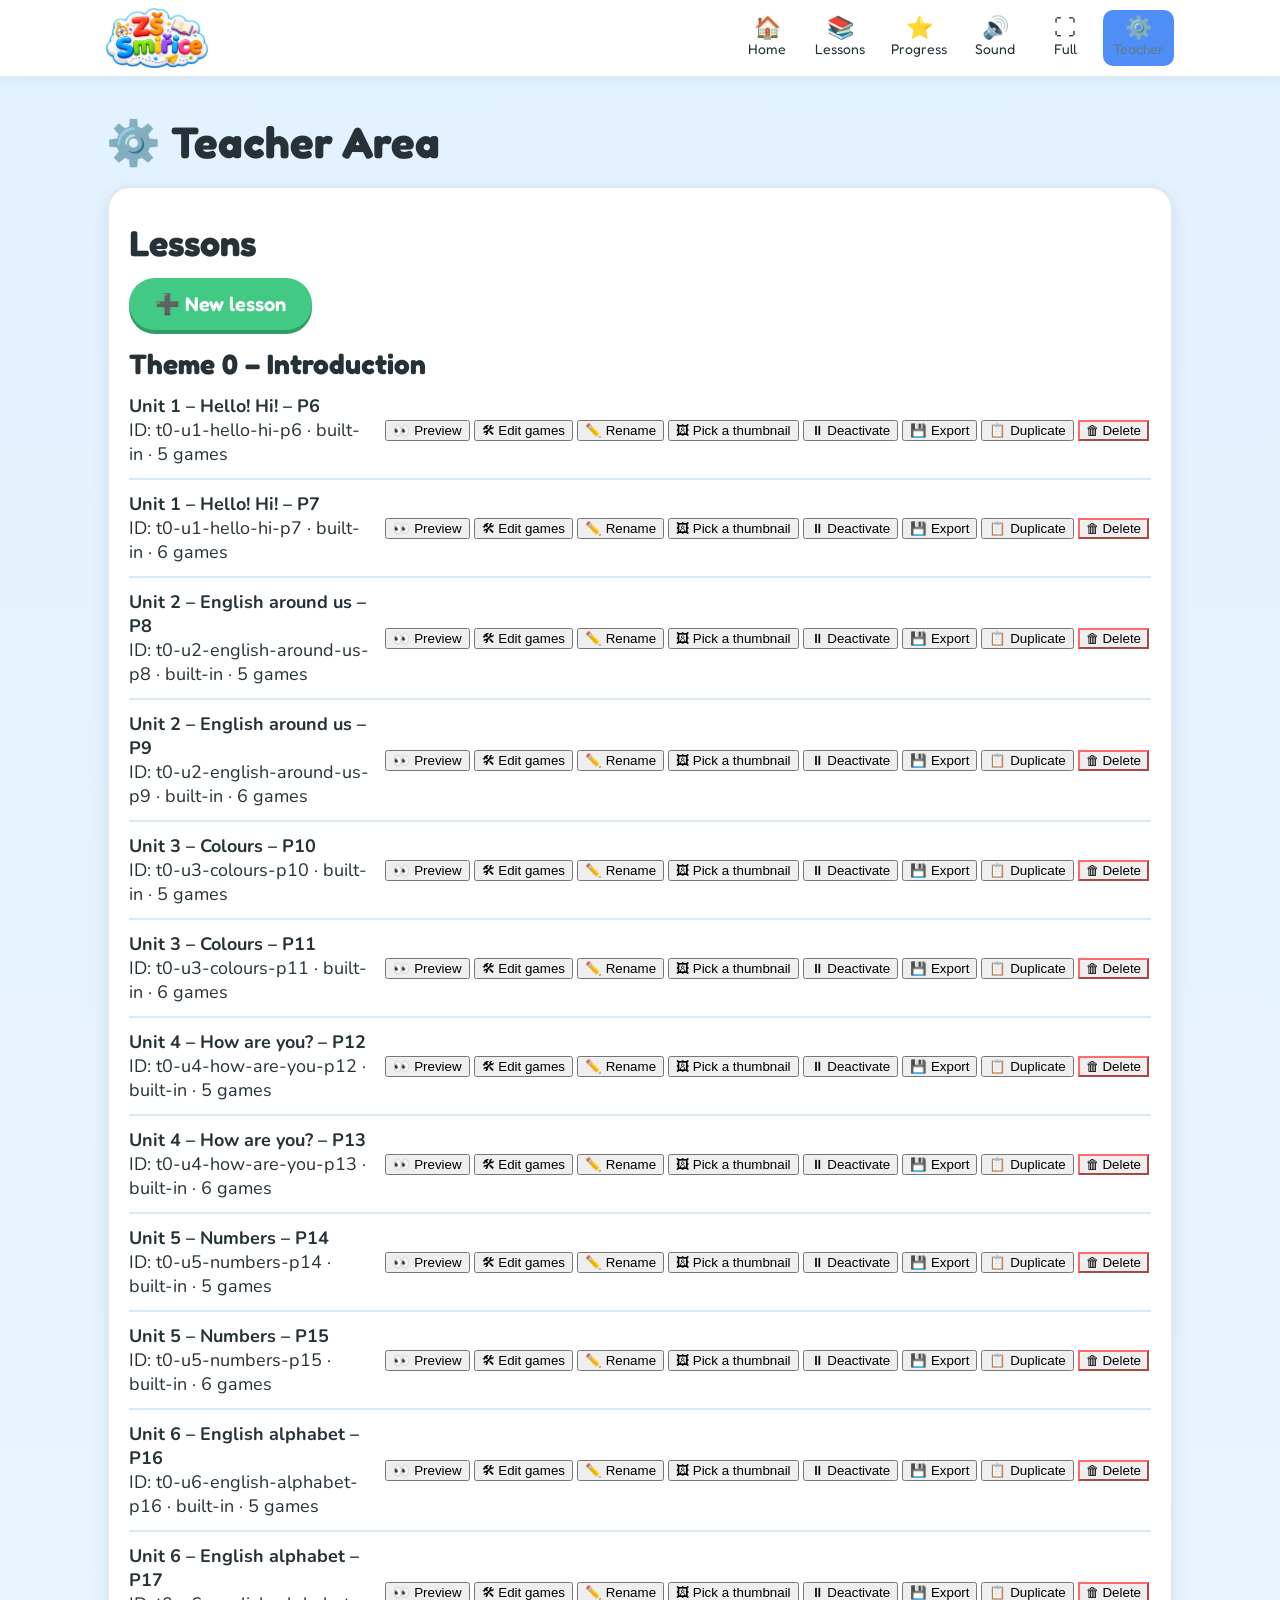
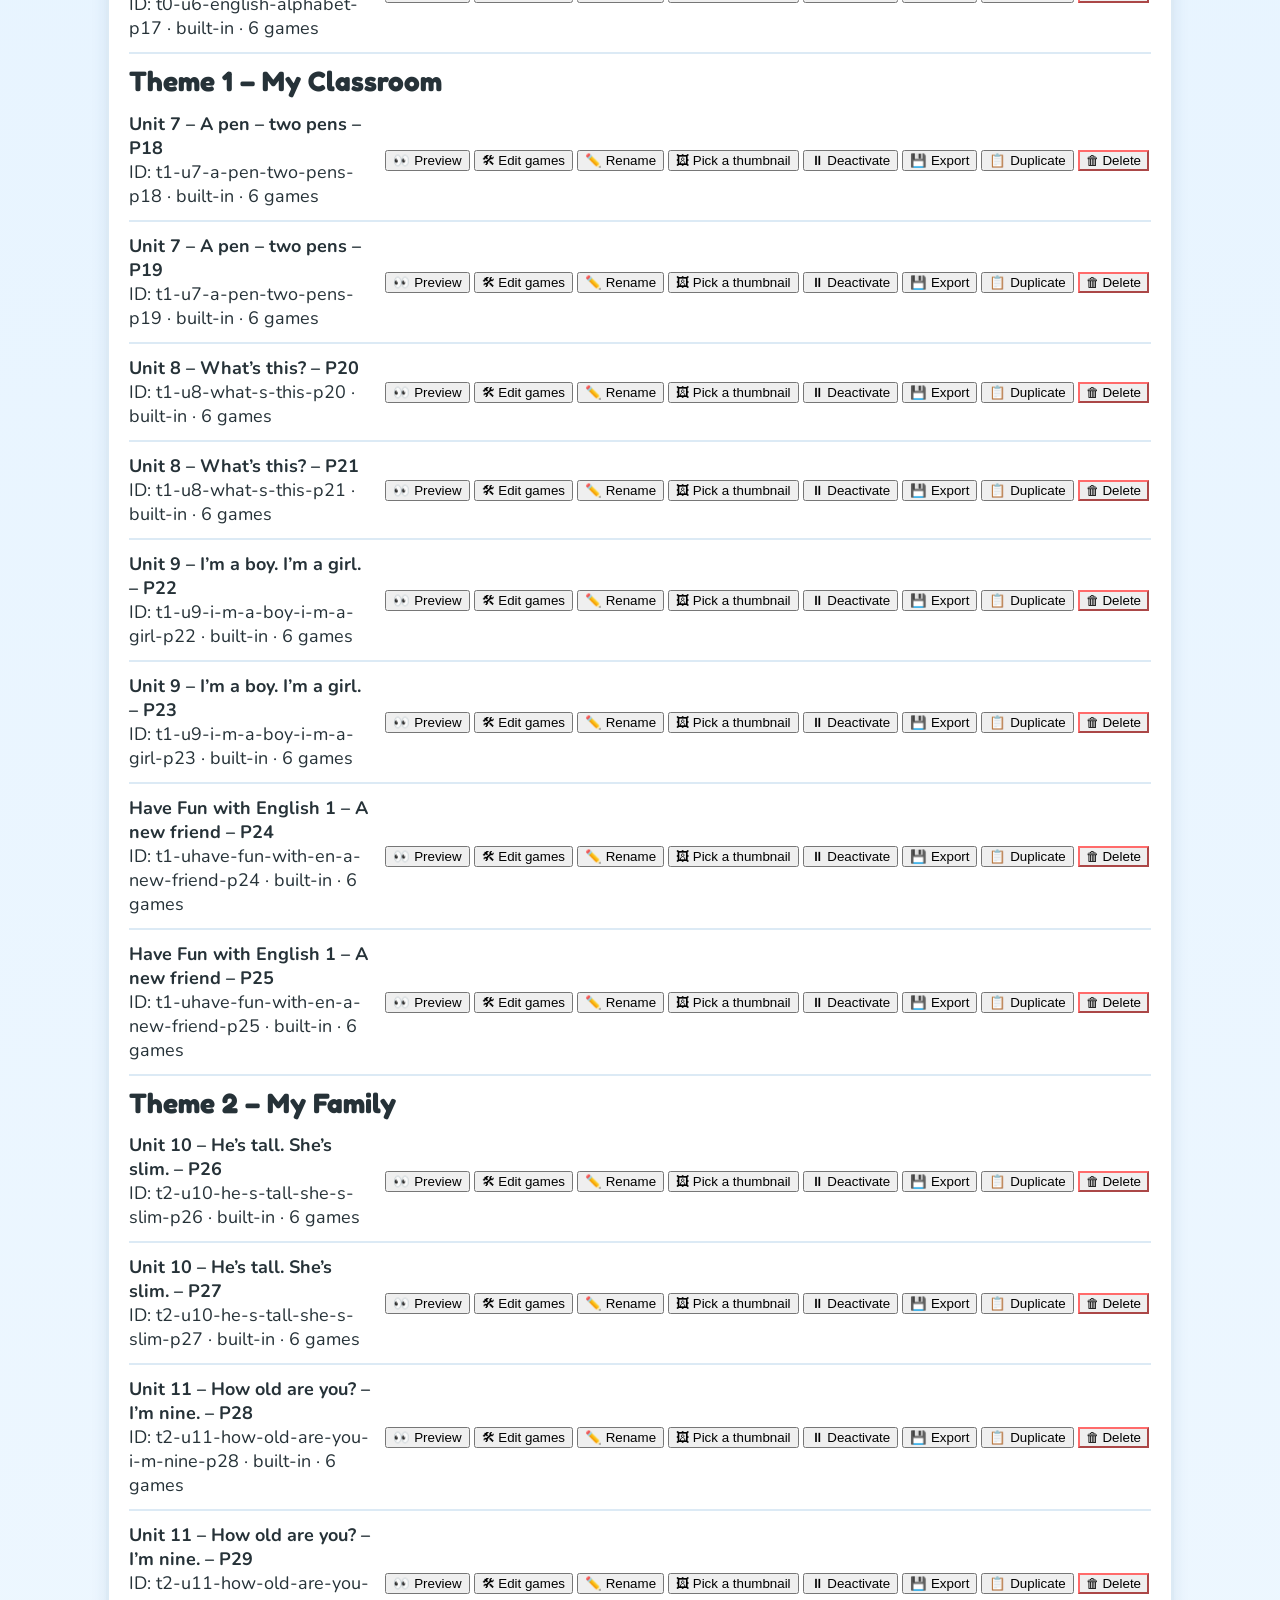
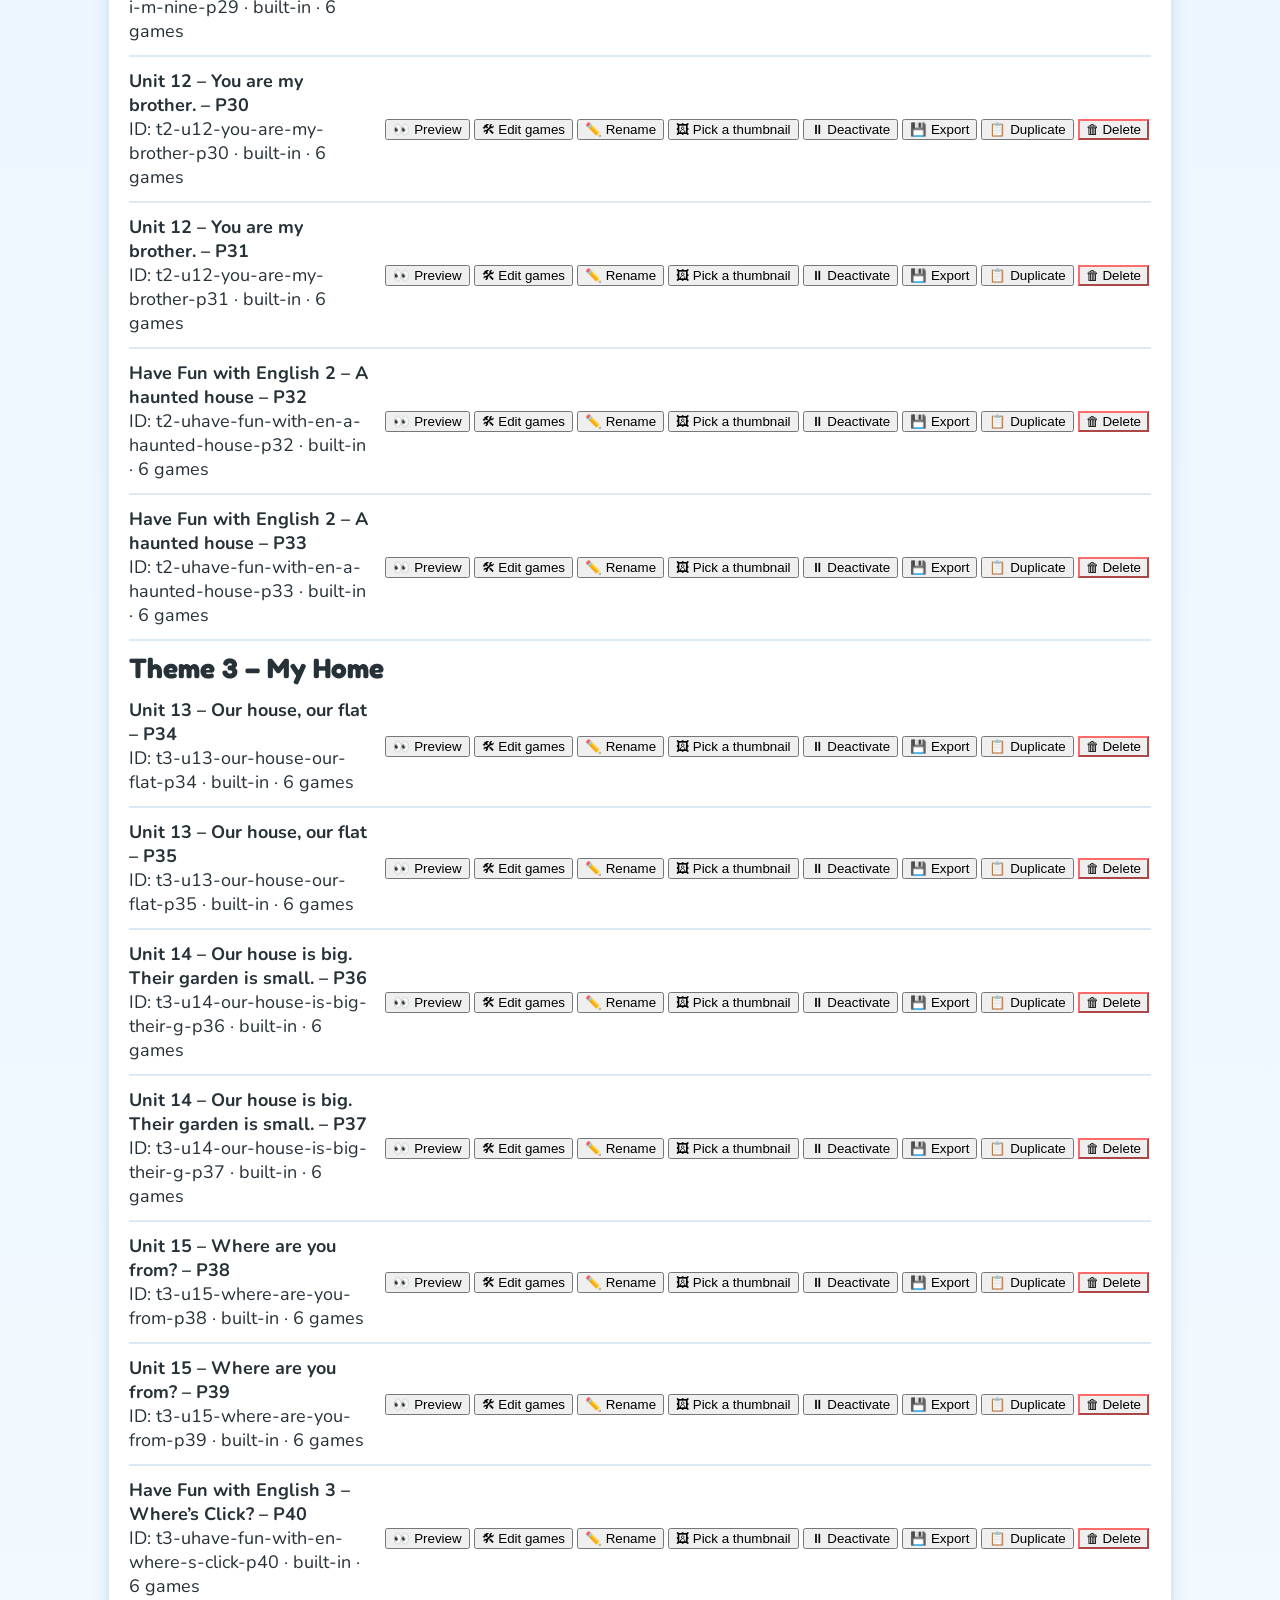
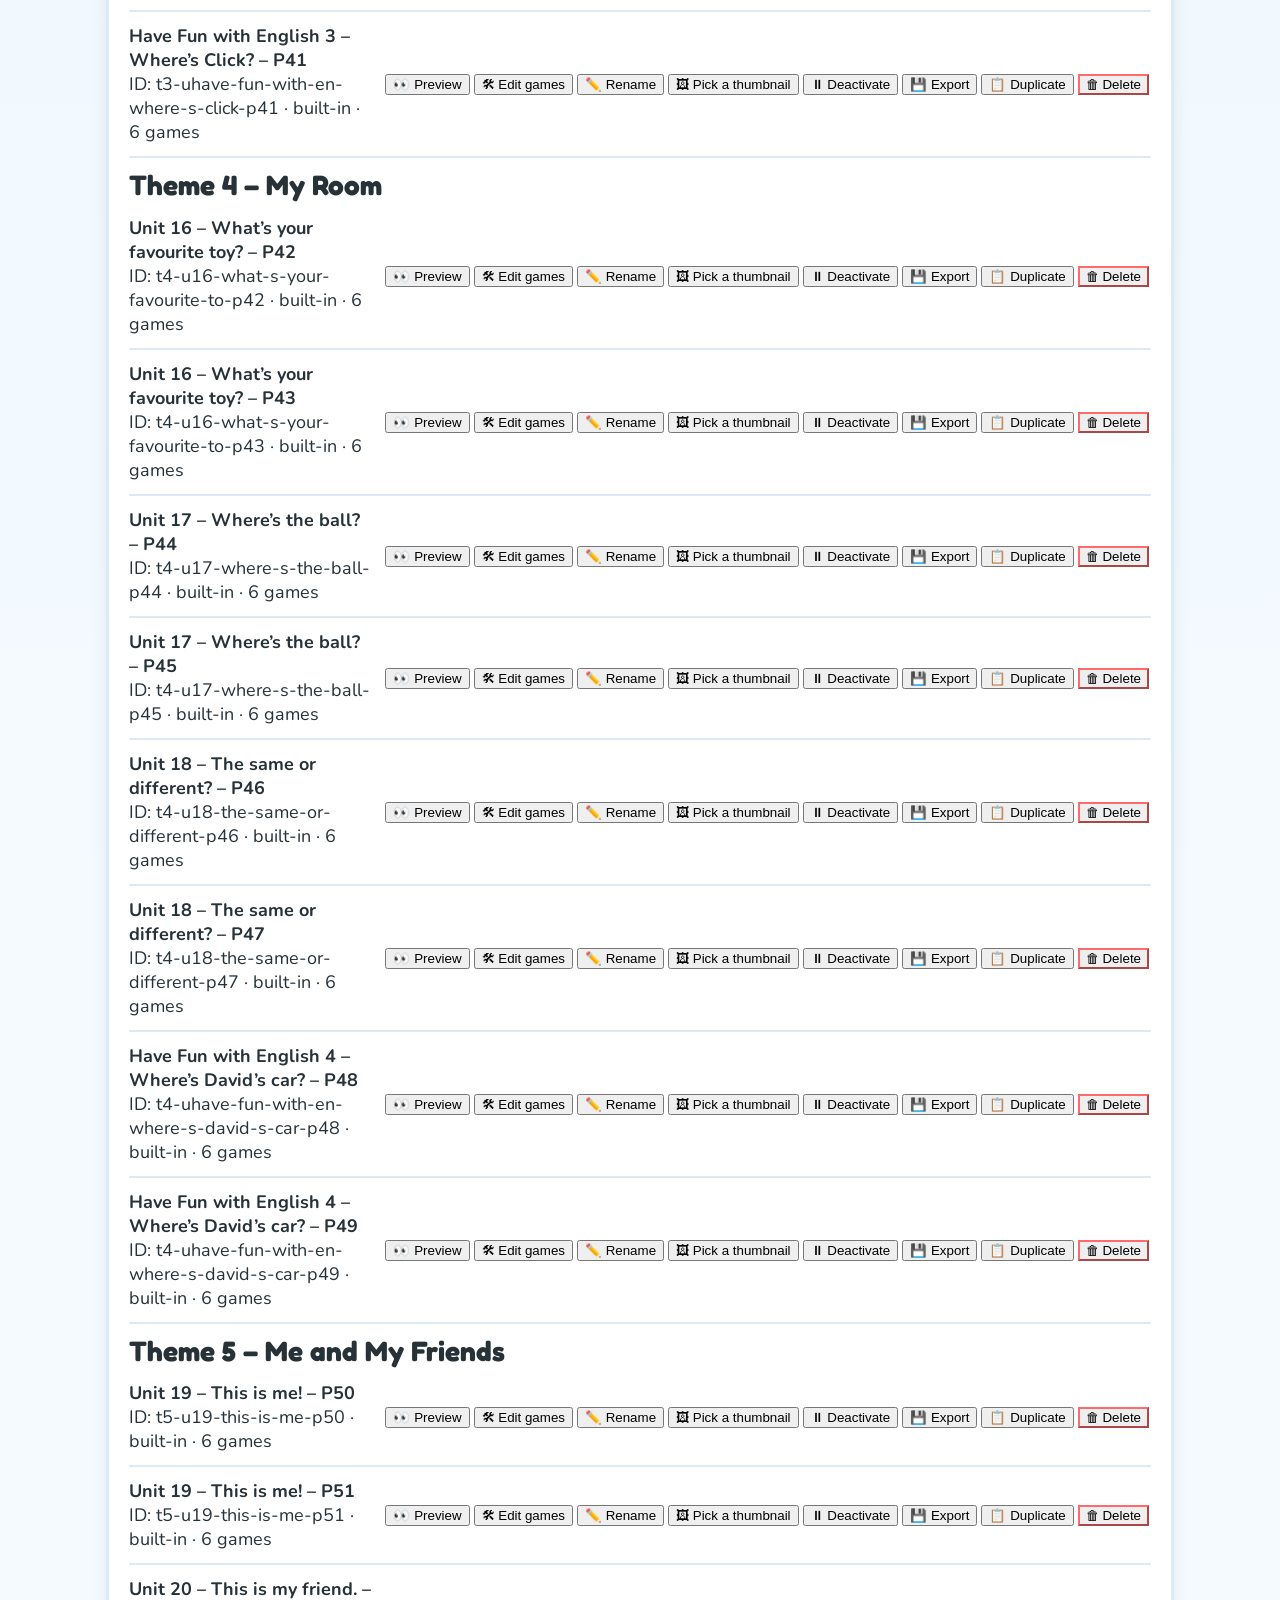
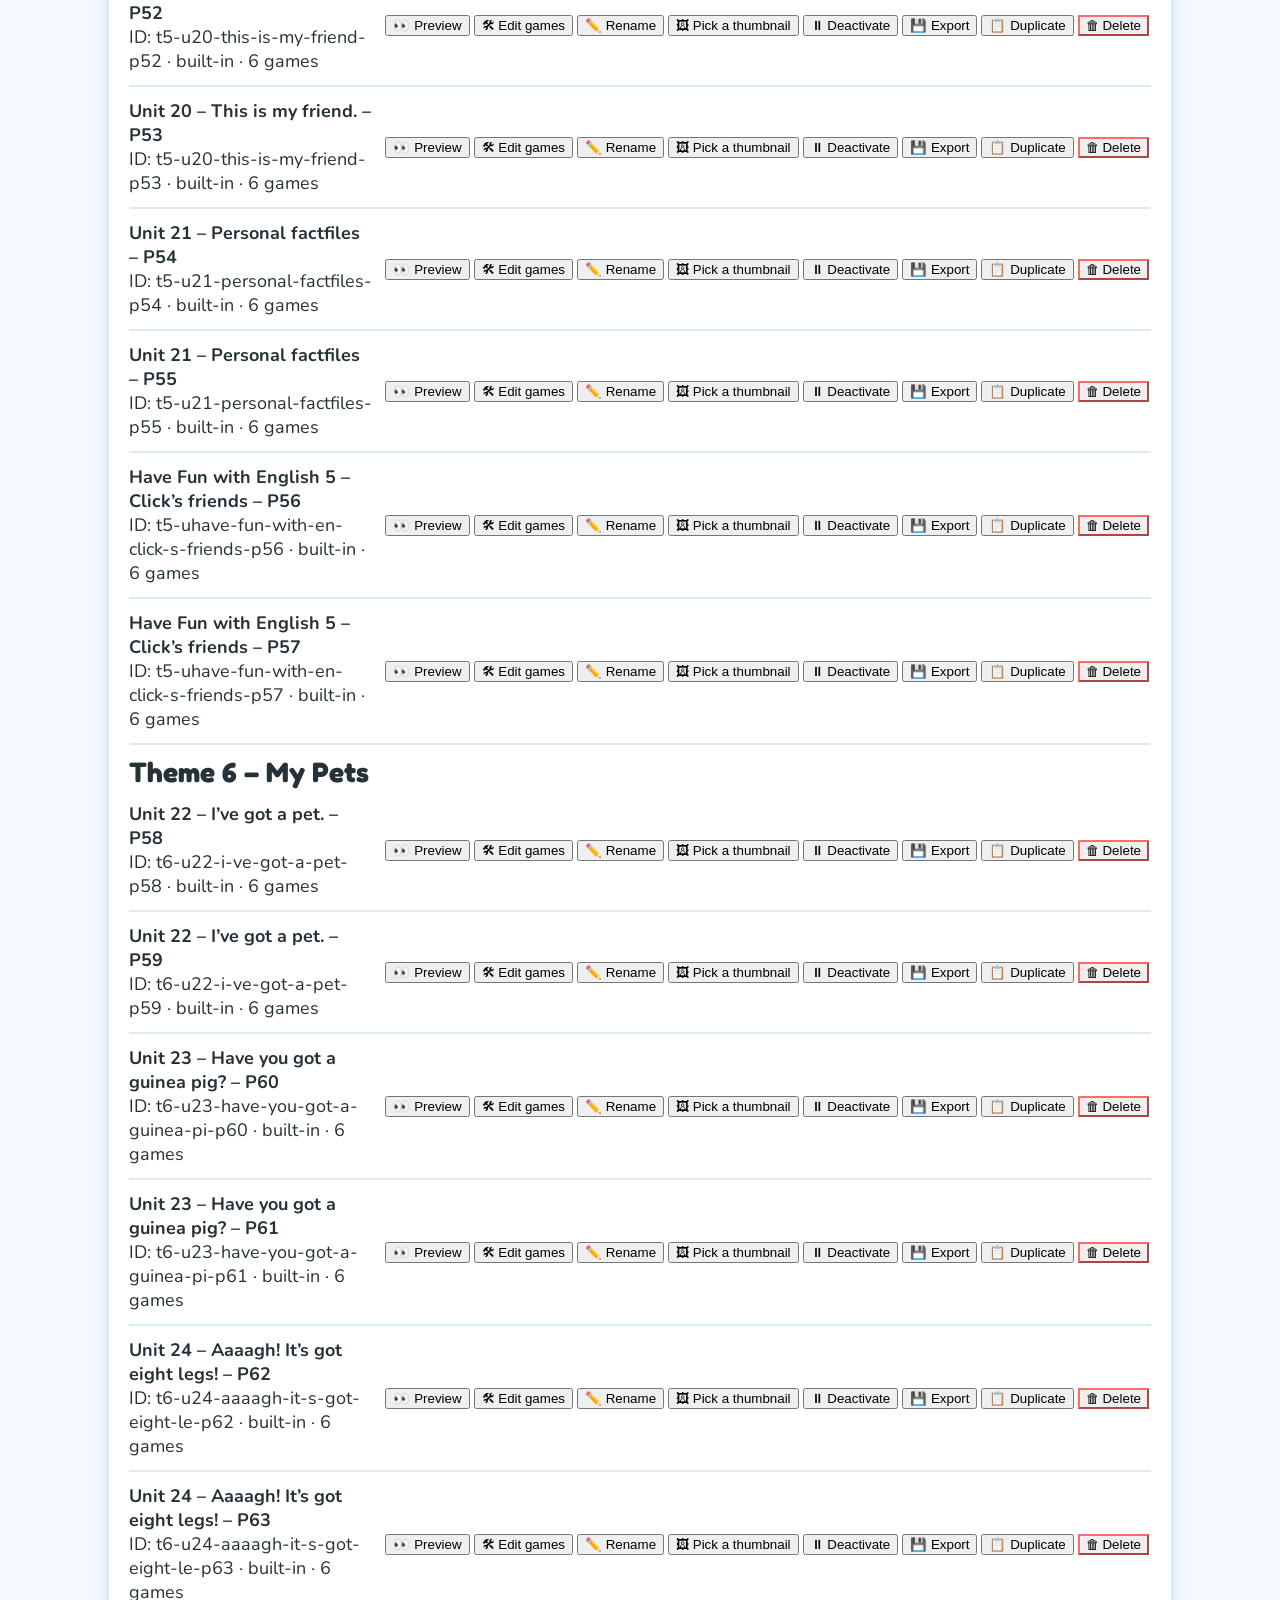
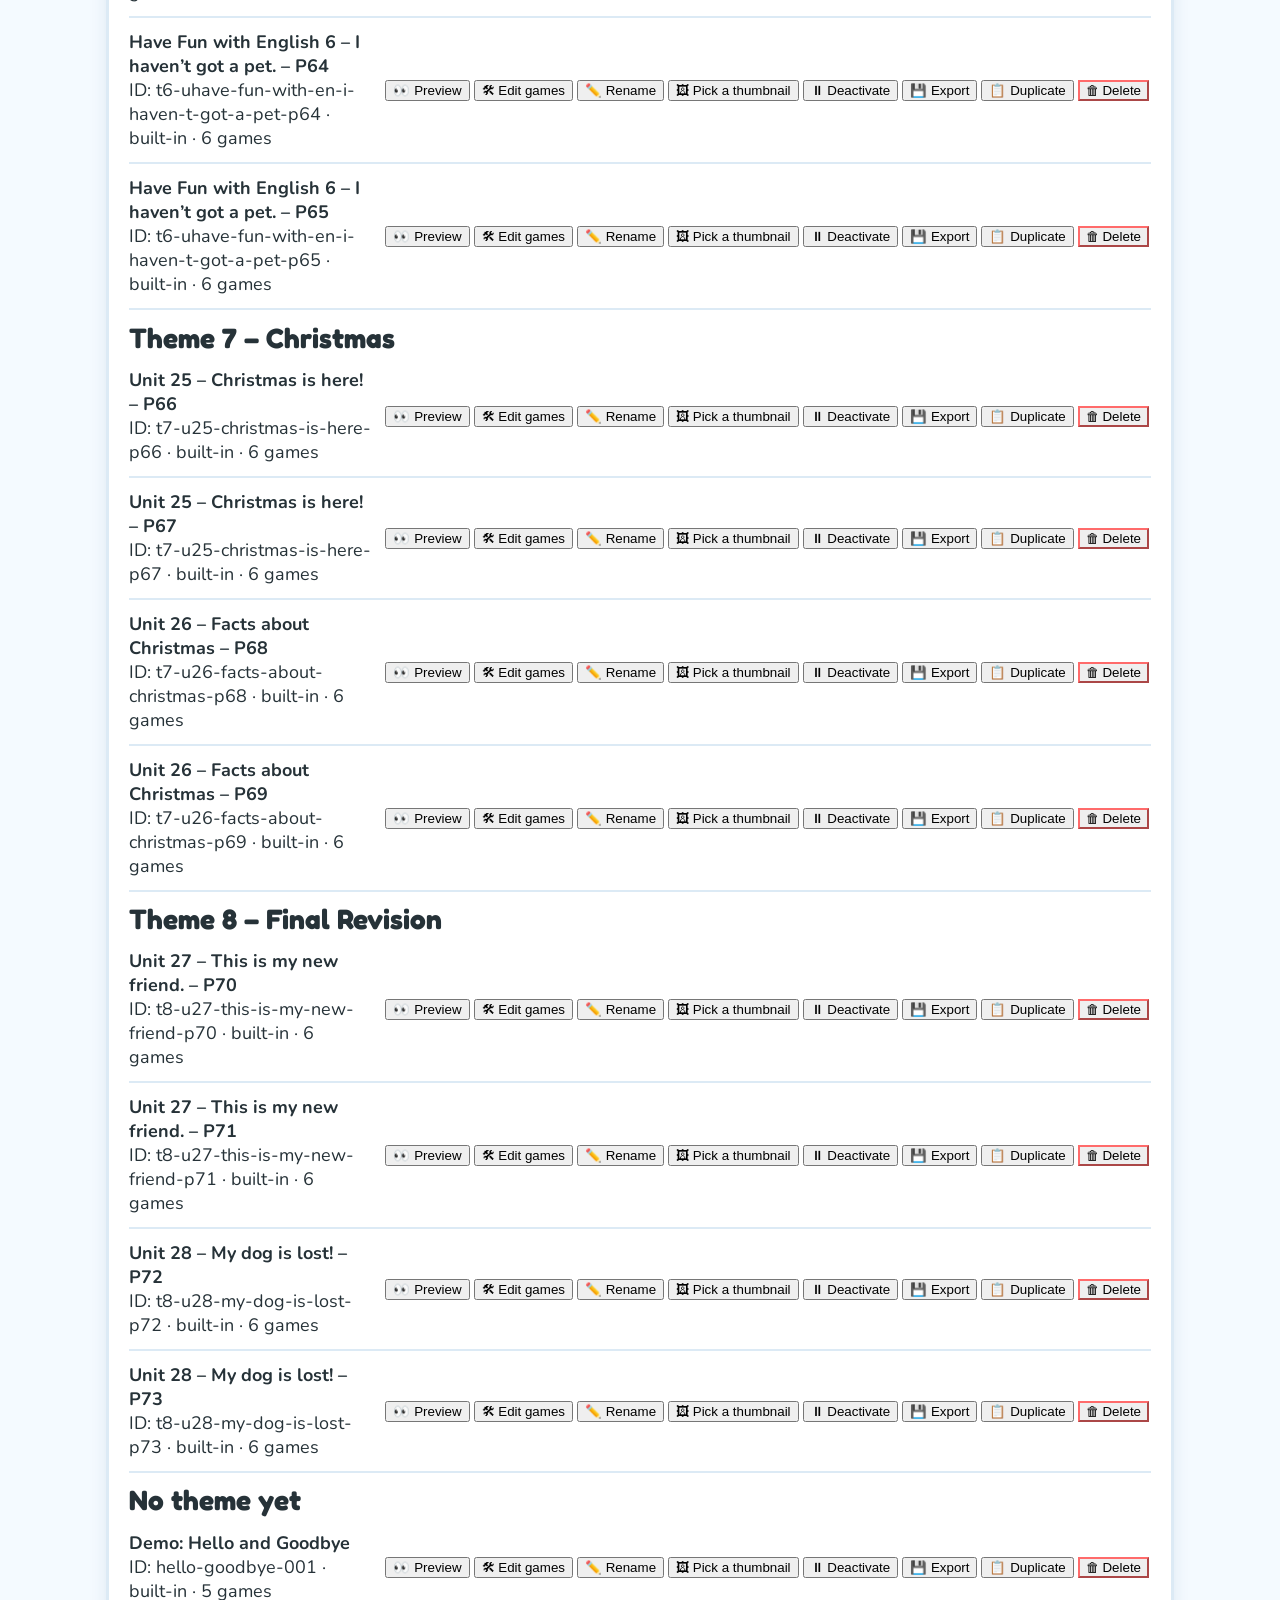
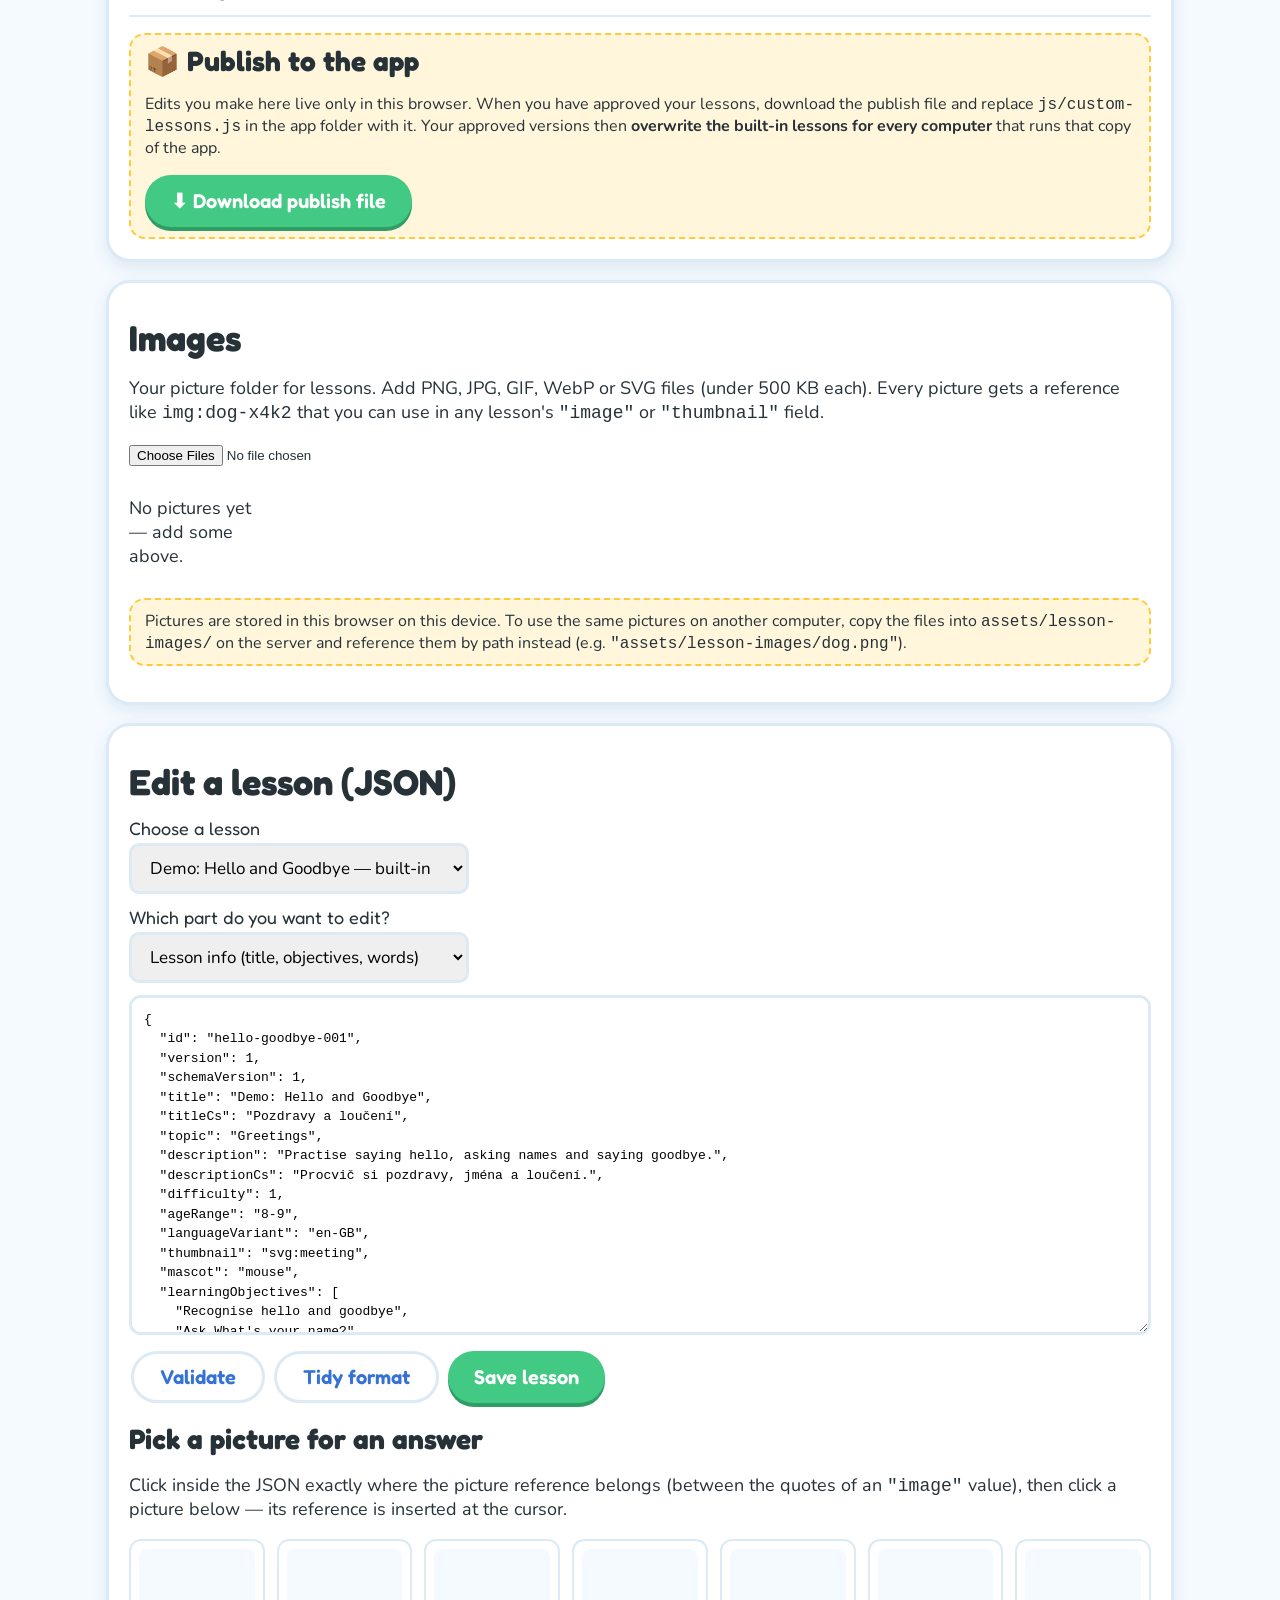
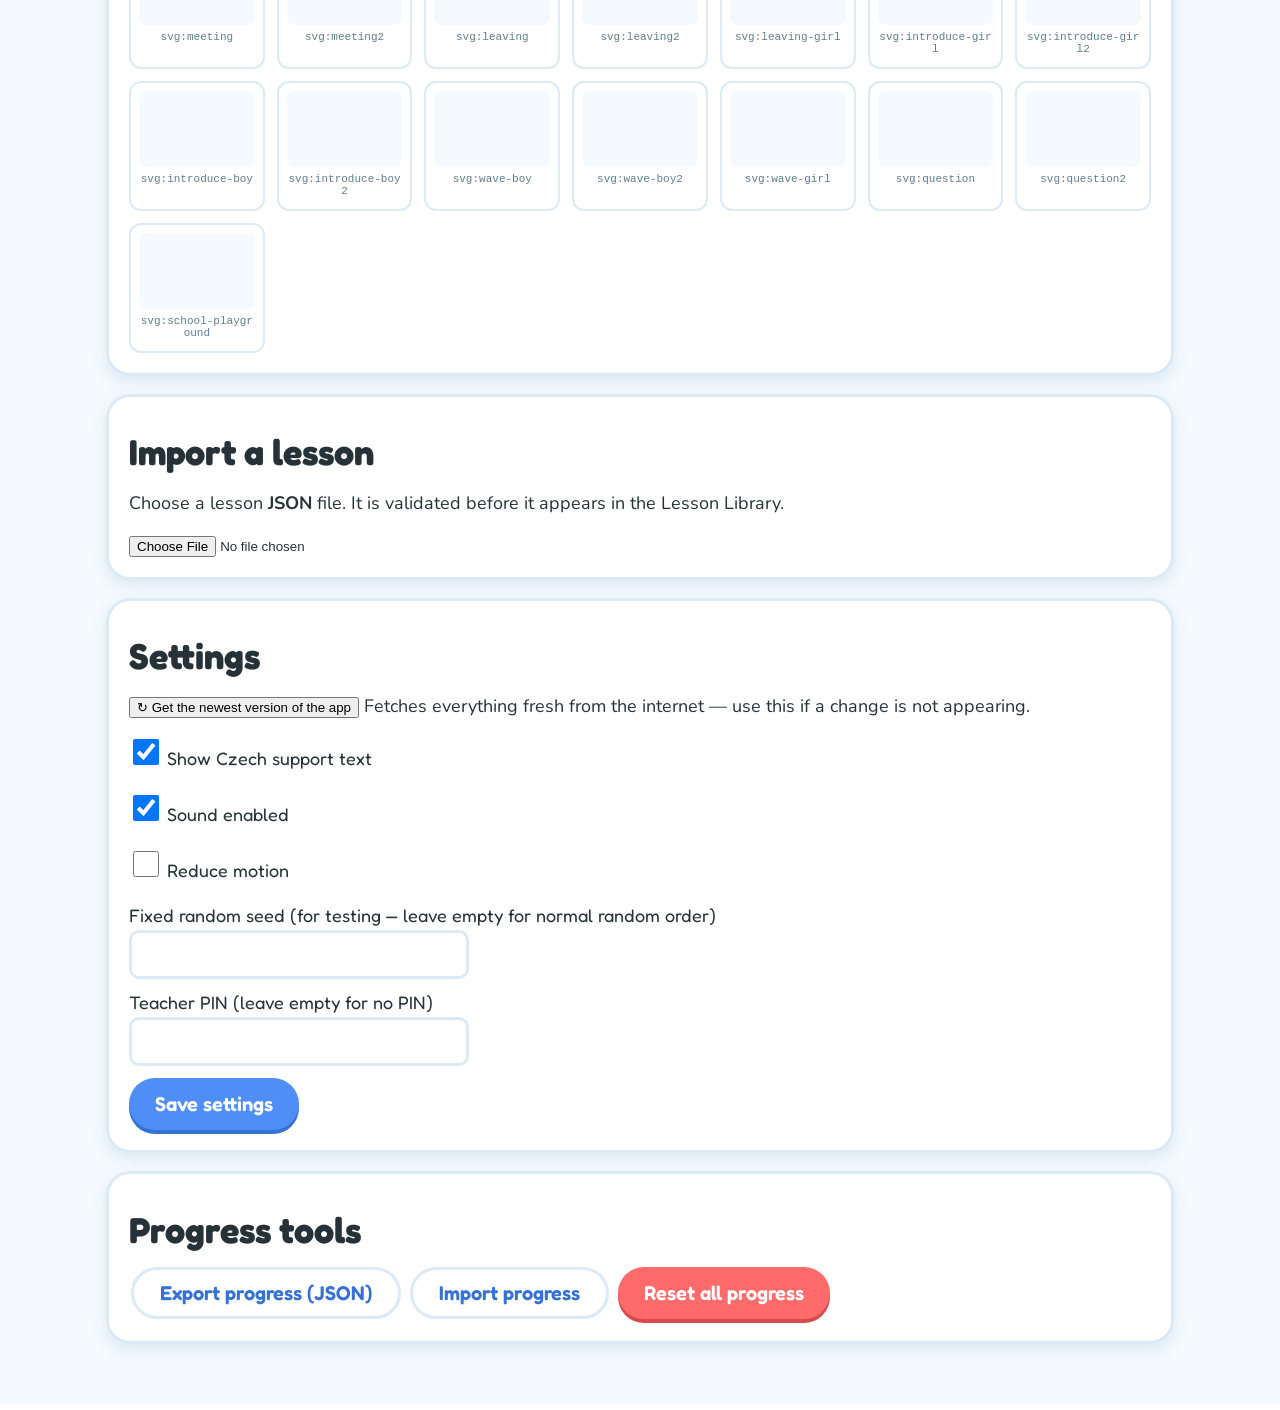
<file: teacher.html>
<!DOCTYPE html>
<html lang="en-GB">
<head>
<meta charset="UTF-8">
<meta name="viewport" content="width=device-width, initial-scale=1">
<title>English Adventure — Teacher Area</title>
<link rel="manifest" href="manifest.webmanifest">
<meta name="theme-color" content="#4F8EF7">
<link rel="preconnect" href="https://fonts.googleapis.com">
<link href="https://fonts.googleapis.com/css2?family=Fredoka:wght@400;600&family=Nunito:wght@400;700&display=swap" rel="stylesheet">
<link rel="stylesheet" href="css/global.css">
<style>
  .t-lesson-row { display:flex; align-items:center; gap:10px; flex-wrap:wrap; padding:12px 0; border-bottom:2px solid var(--colour-border); }
  .t-lesson-row .grow { flex:1; min-width:180px; }
  .t-actions button { margin:2px; }
  #messages p, #edit-messages p { margin:4px 0; }

  .t-thumb-grid { display:grid; grid-template-columns:repeat(auto-fill, minmax(130px, 1fr)); gap:12px; margin-top:12px; }
  .t-thumb { border:2px solid var(--colour-border); border-radius:12px; background:#fff; padding:8px; text-align:center; }
  .t-thumb .t-im { height:76px; display:flex; align-items:center; justify-content:center; overflow:hidden; border-radius:8px; background:#F4FAFF; }
  .t-thumb .t-im img, .t-thumb .t-im svg { max-height:76px; max-width:100%; }
  .t-thumb code { display:block; font-size:11px; color:var(--colour-muted); margin:6px 0 4px; word-break:break-all; }
  .t-thumb button { font-size:13px; min-height:34px; padding:2px 10px; margin:1px; border-radius:8px; border:2px solid var(--colour-border); background:#fff; cursor:pointer; }
  .t-picker .t-thumb { cursor:pointer; }
  .t-picker .t-thumb:hover { border-color:var(--colour-primary); box-shadow:0 3px 10px rgba(38,78,130,.15); }

  #edit-json { width:100%; min-height:340px; font-family:ui-monospace, Consolas, monospace; font-size:13px; line-height:1.5;
    border:3px solid var(--colour-border); border-radius:12px; padding:12px; resize:vertical; box-sizing:border-box; }
</style>
</head>
<body data-page="teacher">
<main class="ea-main">
  <h1>⚙️ Teacher Area</h1>

  <div id="pin-gate" class="ea-card" hidden>
    <p>Enter the teacher PIN to continue. (This is a simple lock against accidental access, not real security.)</p>
    <div class="ea-field">
      <label for="pin-input">PIN</label>
      <input type="text" id="pin-input" inputmode="numeric" autocomplete="off">
    </div>
    <button class="ea-btn" id="pin-btn">Open Teacher Area</button>
  </div>

  <div id="teacher-content" hidden>

    <section class="ea-card" style="margin-bottom:18px">
      <h2>Lessons</h2>
      <button class="ea-btn ea-btn-green" id="new-lesson-btn" aria-expanded="false">➕ New lesson</button>
      <div id="new-lesson-form" class="ea-note" style="margin-top:12px" hidden>
        <div class="ea-field">
          <label for="nl-theme">Theme</label>
          <select id="nl-theme"></select>
        </div>
        <div class="ea-field">
          <label for="nl-unit">Unit — a number (1–28) or a name</label>
          <input type="text" id="nl-unit" value="1" placeholder="e.g. 8, or Have Fun with English 1">
        </div>
        <div class="ea-field">
          <label for="nl-title">Lesson (title)</label>
          <input type="text" id="nl-title" placeholder="e.g. What’s This?">
        </div>
        <div class="ea-field">
          <label for="nl-page">Page number</label>
          <input type="number" id="nl-page" min="1" step="1" value="1">
        </div>
        <button class="ea-btn" id="nl-create">Create and open editor</button>
        <div id="nl-messages" aria-live="polite"></div>
      </div>
      <p><button class="lc-small-btn" id="restore-hidden" hidden></button></p>
      <div id="lesson-list"></div>
      <div class="ea-note" style="margin-top:16px">
        <h3 style="margin-top:0">📦 Publish to the app</h3>
        <p>Edits you make here live only in this browser. When you have approved your lessons,
           download the publish file and replace <code>js/custom-lessons.js</code> in the app folder
           with it. Your approved versions then <strong>overwrite the built-in lessons for every
           computer</strong> that runs that copy of the app.</p>
        <button class="ea-btn ea-btn-green" id="publish-btn">⬇ Download publish file</button>
        <div id="publish-messages" aria-live="polite"></div>
      </div>
    </section>

    <section class="ea-card" style="margin-bottom:18px">
      <h2>Images</h2>
      <p>Your picture folder for lessons. Add PNG, JPG, GIF, WebP or SVG files (under 500 KB each).
         Every picture gets a reference like <code>img:dog-x4k2</code> that you can use in any lesson's
         <code>"image"</code> or <code>"thumbnail"</code> field.</p>
      <input type="file" id="image-files" accept="image/png,image/jpeg,image/gif,image/webp,image/svg+xml" multiple aria-label="Add image files">
      <div id="image-grid" class="t-thumb-grid"></div>
      <p class="ea-note" style="margin-top:12px">Pictures are stored in this browser on this device. To use the same
         pictures on another computer, copy the files into <code>assets/lesson-images/</code> on the server and
         reference them by path instead (e.g. <code>"assets/lesson-images/dog.png"</code>).</p>
      <p class="ea-error" id="image-unavailable" hidden>Image storage (IndexedDB) is not available in this browser.</p>
    </section>

    <section class="ea-card" style="margin-bottom:18px">
      <h2>Edit a lesson (JSON)</h2>
      <div class="ea-field">
        <label for="edit-select">Choose a lesson</label>
        <select id="edit-select"></select>
      </div>
      <div class="ea-field">
        <label for="edit-part">Which part do you want to edit?</label>
        <select id="edit-part">
          <option value="whole">Whole lesson (advanced)</option>
          <option value="info" selected>Lesson info (title, objectives, words)</option>
          <option value="pictureMatch">Game: Picture Match</option>
          <option value="sentenceTrain">Game: Sentence Train</option>
          <option value="wordMatch">Game: Word Match</option>
          <option value="conversationComic">Game: Conversation Comic</option>
          <option value="listenAndChoose">Game: Listen and Choose</option>
        </select>
      </div>
      <textarea id="edit-json" spellcheck="false" aria-label="Lesson JSON"></textarea>
      <div class="t-actions" style="margin-top:8px">
        <button class="ea-btn ea-btn-soft" id="edit-validate">Validate</button>
        <button class="ea-btn ea-btn-soft" id="edit-format">Tidy format</button>
        <button class="ea-btn ea-btn-green" id="edit-save">Save lesson</button>
      </div>
      <div id="edit-messages" aria-live="polite"></div>

      <h3 style="margin-top:18px">Pick a picture for an answer</h3>
      <p>Click inside the JSON exactly where the picture reference belongs (between the quotes of an
         <code>"image"</code> value), then click a picture below — its reference is inserted at the cursor.</p>
      <div id="picker-grid" class="t-thumb-grid t-picker"></div>
    </section>

    <section class="ea-card" style="margin-bottom:18px">
      <h2>Import a lesson</h2>
      <p>Choose a lesson <strong>JSON</strong> file. It is validated before it appears in the Lesson Library.</p>
      <input type="file" id="import-file" accept=".json,application/json" aria-label="Choose a lesson JSON file">
      <div id="messages" aria-live="polite"></div>
      <p class="ea-note" id="file-note" hidden>You opened the app from a local folder (file://). Importing still works here because lessons are stored in the browser, but the offline service worker is unavailable — see the README.</p>
    </section>

    <section class="ea-card" style="margin-bottom:18px">
      <h2>Settings</h2>
      <p><button class="lc-small-btn" id="force-refresh">↻ Get the newest version of the app</button>
         <span class="te-correct-hint">Fetches everything fresh from the internet — use this if a change is not appearing.</span></p>
      <div class="ea-field"><label class="ea-switch"><input type="checkbox" id="set-cs"> Show Czech support text</label></div>
      <div class="ea-field"><label class="ea-switch"><input type="checkbox" id="set-sound"> Sound enabled</label></div>
      <div class="ea-field"><label class="ea-switch"><input type="checkbox" id="set-motion"> Reduce motion</label></div>
      <div class="ea-field">
        <label for="set-seed">Fixed random seed (for testing — leave empty for normal random order)</label>
        <input type="text" id="set-seed">
      </div>
      <div class="ea-field">
        <label for="set-pin">Teacher PIN (leave empty for no PIN)</label>
        <input type="text" id="set-pin" inputmode="numeric">
      </div>
      <button class="ea-btn" id="save-settings">Save settings</button>
      <p id="speech-warning" class="ea-error" hidden>⚠️ Speech synthesis is not available in this browser. Listen and Choose will show the written sentence instead of playing audio.</p>
    </section>

    <section class="ea-card">
      <h2>Progress tools</h2>
      <div class="t-actions">
        <button class="ea-btn ea-btn-soft" id="export-progress">Export progress (JSON)</button>
        <button class="ea-btn ea-btn-soft" id="import-progress">Import progress</button>
        <input type="file" id="import-progress-file" accept=".json" hidden>
        <button class="ea-btn" style="background:var(--colour-accent);box-shadow:0 4px 0 #D64C4C" id="reset-progress">Reset all progress</button>
      </div>
    </section>
  </div>
</main>

<script src="js/storage.js"></script>
<script src="js/images.js"></script>
<script src="js/app.js"></script>
<script src="js/audio.js"></script>
<script src="js/art.js"></script>
<script src="js/navigation.js"></script>
<script src="js/lesson-data.js"></script>
<script src="js/curriculum-data.js"></script>
<script src="js/custom-lessons.js"></script>
<script src="js/lesson-loader.js"></script>
<script src="js/scoring.js"></script>
<script>
(function () {
  window.EA_BASE = "";
  EA.initPage();
  document.title = EA.config.appName + " — Teacher Area";

  var gate = EA.qs("#pin-gate"), content = EA.qs("#teacher-content");
  function open() { gate.hidden = true; content.hidden = false; render(); }
  if (EA.settings.teacherPin) {
    gate.hidden = false;
    EA.qs("#pin-btn").addEventListener("click", function () {
      if (EA.qs("#pin-input").value === EA.settings.teacherPin) open();
      else EA.toast("That PIN doesn\u2019t match.");
    });
  } else { open(); }

  function msg(text, isError) {
    var box = EA.qs("#messages");
    box.appendChild(EA.el("p", { class: isError ? "ea-error" : "ea-note", text: text }));
    setTimeout(function () { box.innerHTML = ""; }, 8000);
  }

  function download(filename, text) {
    var a = EA.el("a", { href: "data:application/json;charset=utf-8," + encodeURIComponent(text), download: filename });
    document.body.appendChild(a); a.click(); a.remove();
  }

  function render() {
    if (EA.isFileProtocol) EA.qs("#file-note").hidden = false;
    if (!EA.audio.speechAvailable()) EA.qs("#speech-warning").hidden = false;

    /* Settings */
    EA.qs("#set-cs").checked = !!EA.settings.czechSupportEnabled;
    EA.qs("#set-sound").checked = !!EA.settings.soundEnabled;
    EA.qs("#set-motion").checked = !!EA.settings.reducedMotion;
    EA.qs("#set-seed").value = EA.settings.randomSeed || "";
    EA.qs("#set-pin").value = EA.settings.teacherPin || "";

    /* Restore deleted built-in lessons */
    var hiddenIds = EA.lessonFlags.get().hidden.filter(function (id) { return EA.lessons.isBuiltIn(id); });
    var restoreBtn = EA.qs("#restore-hidden");
    restoreBtn.hidden = hiddenIds.length === 0;
    restoreBtn.textContent = "\u21A9 Restore " + hiddenIds.length + " deleted built-in lesson" + (hiddenIds.length === 1 ? "" : "s");
    restoreBtn.onclick = function () { EA.lessonFlags.unhideAll(); render(); };

    /* Lesson list, grouped by theme */
    var list = EA.qs("#lesson-list");
    list.innerHTML = "";
    var groupedAll = EA.lessons.byTheme(EA.lessons.all());
    var groups = EA.lessons.THEMES.map(function (t) {
      return { label: "Theme " + t.n + " \u2013 " + t.name, lessons: groupedAll.themes[t.n] };
    });
    groups.push({ label: "No theme yet", lessons: groupedAll.unassigned });
    groups.forEach(function (grp) {
      if (!grp.lessons.length) return;
      list.appendChild(EA.el("h3", { style: "margin-bottom:2px", text: grp.label }));
      grp.lessons.forEach(renderLessonRow);
    });
    function renderLessonRow(lesson) {
      var row = EA.el("div", { class: "t-lesson-row" });
      var isBuiltIn = EA.lessons.isBuiltIn(lesson.id);
      var overridden = isBuiltIn && EA.importedLessons.all().some(function (l) { return l.id === lesson.id; });
      var active = EA.lessonFlags.isActive(lesson.id);

      var info = EA.el("div", { class: "grow" });
      info.appendChild(EA.el("strong", { text: EA.lessons.displayTitleWithPage(lesson) }));
      info.appendChild(EA.el("div", {
        class: "ea-round-label",
        text: "ID: " + lesson.id + " · " +
              (isBuiltIn ? (overridden ? "built-in (your edited copy is in use)" : "built-in") : "imported") + " · " +
              EA.lessons.enabledGameKeys(lesson).length + " games" + (active ? "" : " · deactivated")
      }));
      row.appendChild(info);

      var actions = EA.el("div", { class: "t-actions" });
      actions.appendChild(EA.el("button", {
        class: "lc-small-btn", text: "👀 Preview",
        onclick: function () { location.href = "lesson.html?id=" + encodeURIComponent(lesson.id); }
      }));
      actions.appendChild(EA.el("button", {
        class: "lc-small-btn", text: "🛠 Edit games",
        onclick: function () { location.href = "teacher-edit.html?id=" + encodeURIComponent(lesson.id); }
      }));
      actions.appendChild(EA.el("button", {
        class: "lc-small-btn", text: "✏️ Rename",
        onclick: function () {
          var name = prompt("New lesson name:", lesson.title);
          if (!name || !name.trim() || name.trim() === lesson.title) return;
          var copy = JSON.parse(JSON.stringify(lesson));
          copy.title = name.trim();
          try { saveLessonObject(copy); msg("Renamed to \u201C" + copy.title + "\u201D."); render(); }
          catch (e) { msg(e.message, true); }
        }
      }));
      actions.appendChild(EA.el("button", {
        class: "lc-small-btn", text: "🖼 Pick a thumbnail",
        onclick: function () { openThumbnailPicker(lesson); }
      }));
      actions.appendChild(EA.el("button", {
        class: "lc-small-btn", text: active ? "⏸ Deactivate" : "▶ Activate",
        onclick: function () { EA.lessonFlags.setActive(lesson.id, !active); render(); }
      }));
      actions.appendChild(EA.el("button", {
        class: "lc-small-btn", text: "💾 Export",
        onclick: function () { download(lesson.id + ".json", JSON.stringify(lesson, null, 2)); }
      }));
      actions.appendChild(EA.el("button", {
        class: "lc-small-btn", text: "📋 Duplicate",
        onclick: function () {
          var copy = JSON.parse(JSON.stringify(lesson));
          copy.id = lesson.id + "-copy-" + Date.now().toString(36);
          copy.title = lesson.title + " (copy)";
          try { EA.importedLessons.add(copy); msg("Duplicated as \u201C" + copy.title + "\u201D."); render(); }
          catch (e) { msg(e.message, true); }
        }
      }));
      if (overridden) {
        actions.appendChild(EA.el("button", {
          class: "lc-small-btn", style: "border-color:var(--colour-secondary)", text: "↩ Reset to built-in",
          onclick: function () {
            if (confirm("Replace your edited copy of \u201C" + lesson.title + "\u201D with the app\u2019s built-in version? Your edits to this lesson will be lost (export first if you want to keep them). Children\u2019s progress stays saved.")) {
              EA.importedLessons.remove(lesson.id);
              render();
            }
          }
        }));
      }
      actions.appendChild(EA.el("button", {
        class: "lc-small-btn", style: "border-color:var(--colour-accent)", text: "🗑 Delete",
        onclick: function () {
          var q = isBuiltIn
            ? "Delete \u201C" + lesson.title + "\u201D from this device? Built-in lessons can be restored later with the Restore button. Children\u2019s progress stays saved."
            : "Delete the lesson \u201C" + lesson.title + "\u201D? Children\u2019s progress for it stays saved.";
          if (!confirm(q)) return;
          if (EA.importedLessons.all().some(function (l) { return l.id === lesson.id; })) {
            EA.importedLessons.remove(lesson.id);
          }
          if (isBuiltIn) EA.lessonFlags.hide(lesson.id);
          render();
        }
      }));
      row.appendChild(actions);
      list.appendChild(row);
    }

    renderEditorSelect();
    renderImageGrids();
  }

  /* Save a lesson object: imported lessons are updated in place; editing a
     built-in lesson creates a copy that replaces it on this device. */
  function saveLessonObject(lesson) {
    var existsImported = EA.importedLessons.all().some(function (l) { return l.id === lesson.id; });
    if (existsImported) EA.importedLessons.update(lesson);
    else EA.importedLessons.add(lesson);
    return existsImported;
  }

  /* Modal: pick a thumbnail for a lesson from the image library + built-in scenes */
  function openThumbnailPicker(lesson) {
    var overlay = EA.el("div", { class: "ea-overlay", role: "dialog", "aria-modal": "true", "aria-label": "Pick a thumbnail" });
    var card = EA.el("div", { class: "ea-card", style: "max-width:680px;width:100%;max-height:82vh;overflow:auto;text-align:left" });
    card.appendChild(EA.el("h3", { text: "Pick a thumbnail for \u201C" + lesson.title + "\u201D" }));
    card.appendChild(EA.el("p", { class: "ea-round-label", text: "Current: " + (lesson.thumbnail || "none") }));
    var grid = EA.el("div", { class: "t-thumb-grid t-picker" });

    function choose(ref) {
      var copy = JSON.parse(JSON.stringify(lesson));
      copy.thumbnail = ref;
      try {
        saveLessonObject(copy);
        overlay.remove();
        msg("Thumbnail for \u201C" + copy.title + "\u201D is now " + ref + ".");
        render();
      } catch (e) { overlay.remove(); msg(e.message, true); }
    }

    var listPromise = EA.images.available ? EA.images.all() : Promise.resolve([]);
    listPromise.then(function (records) {
      records.forEach(function (rec) {
        var img = document.createElement("img"); img.alt = "";
        EA.images.url(rec.id).then(function (u) { img.src = u; });
        grid.appendChild(thumbCell("img:" + rec.id, null, img, [], choose));
      });
      EA.lessons.SCENE_NAMES.forEach(function (name) {
        var wrap = document.createElement("div");
        wrap.innerHTML = EA.art.scene(name, name);
        grid.appendChild(thumbCell("svg:" + name, null, wrap, [], choose));
      });
    });

    card.appendChild(grid);
    card.appendChild(EA.el("button", {
      class: "ea-btn ea-btn-soft", style: "margin-top:14px", text: "Cancel",
      onclick: function () { overlay.remove(); }
    }));
    overlay.appendChild(card);
    overlay.addEventListener("click", function (e) { if (e.target === overlay) overlay.remove(); });
    document.body.appendChild(overlay);
  }

  /* ================= Image library ================= */

  function copyText(text) {
    if (navigator.clipboard && navigator.clipboard.writeText) {
      navigator.clipboard.writeText(text).then(function () { EA.toast("Copied: " + text); });
    } else {
      var ta = EA.el("textarea", { style: "position:fixed;opacity:0" }); ta.value = text;
      document.body.appendChild(ta); ta.select();
      try { document.execCommand("copy"); EA.toast("Copied: " + text); } catch (e) {}
      ta.remove();
    }
  }

  function thumbCell(ref, labelNode, imgNode, buttons, onClick) {
    var cell = EA.el("div", { class: "t-thumb" });
    var im = EA.el("div", { class: "t-im", "aria-hidden": "true" });
    im.appendChild(imgNode);
    cell.appendChild(im);
    if (labelNode) cell.appendChild(labelNode);
    cell.appendChild(EA.el("code", { text: ref }));
    (buttons || []).forEach(function (b) { cell.appendChild(b); });
    if (onClick) {
      cell.setAttribute("tabindex", "0");
      cell.setAttribute("role", "button");
      cell.setAttribute("aria-label", "Insert " + ref + " at the cursor");
      cell.addEventListener("click", function () { onClick(ref); });
      cell.addEventListener("keydown", function (e) { if (e.key === "Enter" || e.key === " ") { e.preventDefault(); onClick(ref); } });
    }
    return cell;
  }

  function renderImageGrids() {
    var grid = EA.qs("#image-grid"), picker = EA.qs("#picker-grid");
    if (!grid || !picker) return;
    grid.innerHTML = ""; picker.innerHTML = "";

    if (!EA.images.available) { EA.qs("#image-unavailable").hidden = false; return; }

    EA.images.all().then(function (records) {
      if (!records.length) {
        grid.appendChild(EA.el("p", { class: "ea-round-label", text: "No pictures yet — add some above." }));
      }
      records.forEach(function (rec) {
        var ref = "img:" + rec.id;

        /* Manage grid: copy + delete */
        var img1 = document.createElement("img"); img1.alt = "";
        EA.images.url(rec.id).then(function (u) { img1.src = u; });
        var copyBtn = EA.el("button", { text: "📋 Copy", onclick: function () { copyText('"' + ref + '"'); } });
        var delBtn = EA.el("button", {
          text: "🗑 Delete",
          onclick: function () {
            var used = lessonsUsingRef(ref);
            var q = used.length
              ? "\u201C" + rec.name + "\u201D is used by: " + used.join(", ") + ". Those questions will fall back to a built-in picture. Delete anyway?"
              : "Delete \u201C" + rec.name + "\u201D?";
            if (confirm(q)) EA.images.remove(rec.id).then(renderImageGrids);
          }
        });
        grid.appendChild(thumbCell(ref, EA.el("div", { style: "font-size:13px", text: rec.name }), img1, [copyBtn, delBtn]));

        /* Picker grid: click to insert */
        var img2 = document.createElement("img"); img2.alt = "";
        EA.images.url(rec.id).then(function (u) { img2.src = u; });
        picker.appendChild(thumbCell(ref, null, img2, [], insertAtCursor));
      });

      /* Built-in scenes in the picker */
      EA.lessons.SCENE_NAMES.forEach(function (name) {
        var ref = "svg:" + name;
        var wrap = document.createElement("div");
        wrap.innerHTML = EA.art.scene(name, name);
        picker.appendChild(thumbCell(ref, null, wrap, [], insertAtCursor));
      });
    });
  }

  function lessonsUsingRef(ref) {
    return EA.lessons.all()
      .filter(function (l) { return JSON.stringify(l).indexOf('"' + ref + '"') >= 0; })
      .map(function (l) { return l.title; });
  }

  EA.qs("#image-files").addEventListener("change", function (e) {
    var files = Array.prototype.slice.call(e.target.files);
    if (!files.length) return;
    var chain = Promise.resolve();
    files.forEach(function (f) {
      chain = chain.then(function () {
        return EA.images.add(f).then(function (rec) { msg("Added \u201C" + rec.name + "\u201D as img:" + rec.id + "."); })
          .catch(function (err) { msg(err.message, true); });
      });
    });
    chain.then(renderImageGrids);
    e.target.value = "";
  });

  /* ================= Lesson JSON editor ================= */

  function editorMsg(text, isError) {
    var box = EA.qs("#edit-messages");
    box.appendChild(EA.el("p", { class: isError ? "ea-error" : "ea-note", text: text }));
  }
  function clearEditorMsgs() { EA.qs("#edit-messages").innerHTML = ""; }

  function renderEditorSelect(keepId) {
    var sel = EA.qs("#edit-select");
    if (!sel) return;
    var current = keepId || sel.value;
    sel.innerHTML = "";
    EA.lessons.all().forEach(function (l) {
      var overridden = EA.lessons.isBuiltIn(l.id) && !EA.importedLessons.all().some(function (i) { return i.id === l.id; });
      sel.appendChild(EA.el("option", {
        value: l.id,
        text: EA.lessons.displayTitleWithPage(l) + (overridden ? " — built-in" : "")
      }));
    });
    if (current && EA.lessons.byId(current)) sel.value = current;
    loadIntoEditor(sel.value);
  }

  var PART_LABEL = {
    whole: "the whole lesson", info: "the lesson info",
    pictureMatch: "Picture Match", sentenceTrain: "Sentence Train", wordMatch: "Word Match",
    conversationComic: "Conversation Comic", listenAndChoose: "Listen and Choose"
  };
  function currentPart() { return EA.qs("#edit-part").value; }

  function loadIntoEditor(id) {
    var lesson = EA.lessons.byId(id);
    var out = "";
    if (lesson) {
      var part = currentPart();
      if (part === "whole") out = lesson;
      else if (part === "info") { out = JSON.parse(JSON.stringify(lesson)); delete out.games; }
      else out = (lesson.games && lesson.games[part]) || { enabled: true };
      out = JSON.stringify(out, null, 2);
    }
    EA.qs("#edit-json").value = out;
    clearEditorMsgs();
  }
  EA.qs("#edit-select").addEventListener("change", function (e) { loadIntoEditor(e.target.value); });
  EA.qs("#edit-part").addEventListener("change", function () { loadIntoEditor(EA.qs("#edit-select").value); });

  /* Rebuild the full lesson from whatever part is in the editor. */
  function assembleFromEditor() {
    var parsed = parseEditor();
    if (!parsed) return null;
    var part = currentPart();
    if (part === "whole") return parsed;
    var current = EA.lessons.byId(EA.qs("#edit-select").value);
    if (!current) { editorMsg("Choose a lesson first.", true); return null; }
    var merged;
    if (part === "info") {
      merged = JSON.parse(JSON.stringify(parsed));
      merged.games = parsed.games || JSON.parse(JSON.stringify(current.games || {}));
    } else {
      merged = JSON.parse(JSON.stringify(current));
      merged.games = merged.games || {};
      merged.games[part] = parsed;
    }
    return merged;
  }

  function parseEditor() {
    clearEditorMsgs();
    try { return JSON.parse(EA.qs("#edit-json").value); }
    catch (err) {
      editorMsg("This is not valid JSON: " + err.message + " (Tip: check for a missing comma or quote near that position.)", true);
      return null;
    }
  }

  function validateEditor(lesson) {
    var v = EA.lessons.validate(lesson);
    v.errors.forEach(function (er) { editorMsg(er, true); });
    v.warnings.forEach(function (w) { editorMsg("Warning: " + w); });
    /* Warn about img: references that don't exist in the library */
    var refs = [], m, re = /"img:([a-zA-Z0-9-]+)"/g, text = JSON.stringify(lesson);
    while ((m = re.exec(text))) { if (refs.indexOf(m[1]) < 0) refs.push(m[1]); }
    var done = refs.length && EA.images.available
      ? EA.images.ids().then(function (ids) {
          refs.forEach(function (r) {
            if (ids.indexOf(r) < 0) editorMsg("Warning: the picture \u201Cimg:" + r + "\u201D is not in the image library (a built-in scene will be shown instead).");
          });
          return v;
        })
      : Promise.resolve(v);
    return done;
  }

  EA.qs("#edit-validate").addEventListener("click", function () {
    var lesson = assembleFromEditor();
    if (!lesson) return;
    validateEditor(lesson).then(function (v) {
      if (v.ok) editorMsg("✅ Looks good! " + (v.warnings.length ? "(with warnings above)" : "No problems found."));
    });
  });

  EA.qs("#edit-format").addEventListener("click", function () {
    var lesson = parseEditor();
    if (lesson) { EA.qs("#edit-json").value = JSON.stringify(lesson, null, 2); editorMsg("Tidied."); }
  });

  EA.qs("#edit-save").addEventListener("click", function () {
    var lesson = assembleFromEditor();
    if (!lesson) return;
    validateEditor(lesson).then(function (v) {
      if (!v.ok) { editorMsg("Not saved — fix the errors above first.", true); return; }
      var existsImported;
      try { existsImported = saveLessonObject(lesson); }
      catch (err) { editorMsg(err.message, true); return; }
      var what = PART_LABEL[currentPart()];
      if (EA.lessons.isBuiltIn(lesson.id) && !existsImported) {
        editorMsg("Saved " + what + ". Your edited copy now replaces the built-in \u201C" + lesson.title + "\u201D on this device.");
      } else {
        editorMsg("Saved " + what + " in \u201C" + lesson.title + "\u201D.");
      }
      render();
      renderEditorSelect(lesson.id);
    });
  });

  function insertAtCursor(ref) {
    var ta = EA.qs("#edit-json");
    var start = ta.selectionStart, end = ta.selectionEnd;
    if (typeof start !== "number") { copyText('"' + ref + '"'); return; }
    var v = ta.value;
    /* If the cursor sits inside an existing "..." string, replace that string's contents. */
    var before = v.slice(0, start), after = v.slice(end);
    var qOpen = before.lastIndexOf('"'), lineStart = before.lastIndexOf("\n");
    var qClose = after.indexOf('"'), lineEnd = after.indexOf("\n");
    var insideString = qOpen > lineStart && qClose >= 0 && (lineEnd < 0 || qClose < lineEnd);
    if (insideString) {
      ta.value = before.slice(0, qOpen + 1) + ref + after.slice(qClose);
      ta.selectionStart = ta.selectionEnd = qOpen + 1 + ref.length + 1;
    } else {
      ta.value = before + '"' + ref + '"' + after;
      ta.selectionStart = ta.selectionEnd = start + ref.length + 2;
    }
    ta.focus();
    EA.toast("Inserted " + ref);
  }

  EA.qs("#force-refresh").addEventListener("click", function () {
    this.textContent = "\u21BB Updating\u2026";
    EA.forceRefresh();
  });

  /* ================= Publish to the app ================= */
  EA.buildCustomLessonsFile = function () {
    var lessons = EA.importedLessons.all();
    var body = "/* English Adventure \u2014 approved lessons published from the Teacher Area.\n" +
      "   Generated: " + new Date().toISOString() + " \u00B7 " + lessons.length + " lesson(s).\n" +
      "   Replace js/custom-lessons.js in the app folder with this file. */\n" +
      "window.EA = window.EA || {};\n" +
      "EA.builtInLessons = EA.builtInLessons || [];\n" +
      "(function () {\n" +
      "  var L = " + JSON.stringify(lessons, null, 1) + ";\n" +
      "  L.forEach(function (l) {\n" +
      "    for (var i = 0; i < EA.builtInLessons.length; i++) {\n" +
      "      if (EA.builtInLessons[i].id === l.id) { EA.builtInLessons[i] = l; return; }\n" +
      "    }\n" +
      "    EA.builtInLessons.push(l);\n" +
      "  });\n" +
      "})();\n";
    return { code: body, count: lessons.length,
             libraryImageLessons: lessons.filter(function (l) {
               return JSON.stringify(l).indexOf("\"img:") >= 0;
             }).map(function (l) { return EA.lessons.displayTitleWithPage(l); }) };
  };

  EA.qs("#publish-btn").addEventListener("click", function () {
    var box = EA.qs("#publish-messages");
    box.innerHTML = "";
    var built = EA.buildCustomLessonsFile();
    if (!built.count) {
      box.appendChild(EA.el("p", { class: "ea-error", text: "Nothing to publish yet \u2014 there are no edited or imported lessons in this browser." }));
      return;
    }
    if (built.libraryImageLessons.length) {
      box.appendChild(EA.el("p", { class: "ea-error",
        text: "\u26A0 These lessons use pictures from this browser\u2019s image library, which does NOT travel with the file \u2014 their pictures will be missing on other computers: " +
              built.libraryImageLessons.join("; ") + ". Use built-in scenes or files in assets/ for lessons you publish." }));
    }
    var blob = new Blob([built.code], { type: "text/javascript" });
    var a = EA.el("a", { href: URL.createObjectURL(blob), download: "custom-lessons.js" });
    document.body.appendChild(a); a.click(); a.remove();
    box.appendChild(EA.el("p", { text: "\u2705 Downloaded custom-lessons.js with " + built.count + " lesson(s). Replace js/custom-lessons.js in the app folder, then refresh twice on each device. Afterwards you can use \u201C\u21A9 Reset to built-in\u201D on rows marked \u2018your edited copy is in use\u2019 so this browser follows the published version too." }));
  });

  /* ================= Create a new lesson ================= */
  (function () {
    var sel = EA.qs("#nl-theme");
    EA.lessons.THEMES.forEach(function (t) {
      sel.appendChild(EA.el("option", { value: String(t.n), text: "Theme " + t.n + " \u2013 " + t.name }));
    });
    EA.qs("#new-lesson-btn").addEventListener("click", function () {
      var f = EA.qs("#new-lesson-form");
      f.hidden = !f.hidden;
      this.setAttribute("aria-expanded", String(!f.hidden));
    });
    EA.qs("#nl-create").addEventListener("click", function () {
      var box = EA.qs("#nl-messages"); box.innerHTML = "";
      function bad(m) { box.appendChild(EA.el("p", { class: "ea-error", text: m })); }
      var theme = parseInt(EA.qs("#nl-theme").value, 10);
      var unitRaw = EA.qs("#nl-unit").value.trim();
      var unit = /^\d+$/.test(unitRaw) ? parseInt(unitRaw, 10) : unitRaw;
      var title = EA.qs("#nl-title").value.trim();
      var page = parseInt(EA.qs("#nl-page").value, 10);
      if (!title) return bad("Please give the lesson a title.");
      if (unit === "") return bad("Please enter a unit \u2014 a number (1\u201328) or a name like \u201CHave Fun with English 1\u201D.");
      if (typeof unit === "number" && !(unit >= 1 && unit <= 28)) return bad("Numbered units go from 1 to 28.");
      if (!(page >= 1)) return bad("Please enter the workbook page number.");

      var slug = title.toLowerCase().replace(/[^a-z0-9]+/g, "-").replace(/^-|-$/g, "").slice(0, 24) || "lesson";
      var lesson = {
        id: "t" + theme + "-u" + (typeof unit === "number" ? unit : (String(unit).toLowerCase().replace(/[^a-z0-9]+/g, "-").replace(/^-|-$/g, "").slice(0, 16) || "x")) + "-" + slug + "-" + Date.now().toString(36).slice(-4),
        version: 1, schemaVersion: 1,
        title: title, titleCs: "",
        topic: EA.lessons.themeName(theme),
        theme: theme, unit: unit, page: page,
        description: "Practise the English from page " + page + ".",
        descriptionCs: "",
        difficulty: 1, ageRange: "8-9", languageVariant: "en-GB",
        thumbnail: "svg:meeting", mascot: "mouse",
        learningObjectives: ["Practise the words and phrases from page " + page],
        targetVocabulary: [], targetPhrases: [],
        games: EA.starterGames()
      };
      try { EA.importedLessons.add(lesson); }
      catch (e) { return bad(e.message); }
      location.href = "teacher-edit.html?id=" + encodeURIComponent(lesson.id);
    });
  })();

  /* Import a lesson JSON */
  EA.qs("#import-file").addEventListener("change", function (e) {
    var file = e.target.files[0];
    if (!file) return;
    if (file.size > 500 * 1024) { msg("This file is larger than 500 KB. Please keep lesson JSON small (images belong in the assets folder).", true); return; }
    var reader = new FileReader();
    reader.onload = function () {
      var lesson;
      try { lesson = JSON.parse(reader.result); }
      catch (err) { msg("This file is not valid JSON: " + err.message, true); return; }
      var v = EA.lessons.validate(lesson);
      v.warnings.forEach(function (w) { msg("Warning: " + w); });
      if (!v.ok) { v.errors.forEach(function (er) { msg(er, true); }); return; }
      try {
        EA.importedLessons.add(lesson);
        msg("\u201C" + lesson.title + "\u201D was imported and now appears in the Lesson Library.");
        render();
      } catch (err) { msg(err.message, true); }
    };
    reader.readAsText(file);
    e.target.value = "";
  });

  /* Settings */
  EA.qs("#save-settings").addEventListener("click", function () {
    EA.settings.czechSupportEnabled = EA.qs("#set-cs").checked;
    EA.settings.soundEnabled = EA.qs("#set-sound").checked;
    EA.settings.reducedMotion = EA.qs("#set-motion").checked;
    EA.settings.randomSeed = EA.qs("#set-seed").value.trim();
    EA.settings.teacherPin = EA.qs("#set-pin").value.trim();
    EA.saveSettings();
    EA.applySettingsToPage();
    EA.rand.init(EA.settings.randomSeed);
    EA.toast("Settings saved.");
  });

  /* Progress tools */
  EA.qs("#export-progress").addEventListener("click", function () {
    download("english-adventure-progress.json", EA.progress.exportJson());
  });
  EA.qs("#import-progress").addEventListener("click", function () { EA.qs("#import-progress-file").click(); });
  EA.qs("#import-progress-file").addEventListener("change", function (e) {
    var file = e.target.files[0];
    if (!file) return;
    var reader = new FileReader();
    reader.onload = function () {
      try { EA.progress.importJson(reader.result); msg("Progress imported."); }
      catch (err) { msg(err.message, true); }
    };
    reader.readAsText(file);
    e.target.value = "";
  });
  EA.qs("#reset-progress").addEventListener("click", function () {
    if (confirm("Reset ALL stars, badges and progress on this device?")) {
      EA.progress.reset();
      EA.toast("Progress was reset.");
    }
  });
})();
</script>
</body>
</html>
</file>
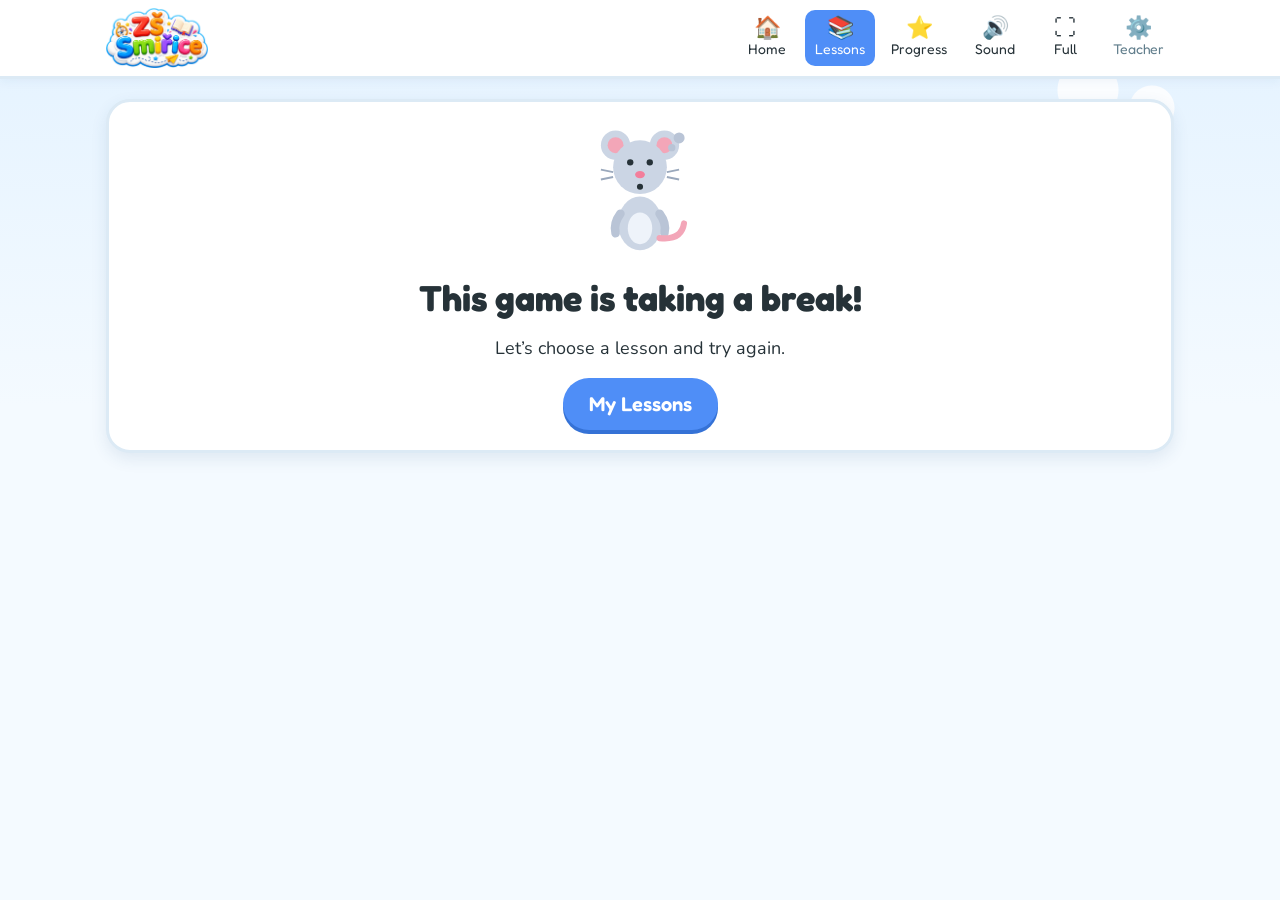
<file: games/conversation-comic.html>
<!DOCTYPE html>
<html lang="en-GB">
<head>
<meta charset="UTF-8">
<meta name="viewport" content="width=device-width, initial-scale=1">
<title>English Adventure — Game</title>
<link rel="manifest" href="../manifest.webmanifest">
<meta name="theme-color" content="#4F8EF7">
<link rel="preconnect" href="https://fonts.googleapis.com">
<link href="https://fonts.googleapis.com/css2?family=Fredoka:wght@400;600&family=Nunito:wght@400;700&display=swap" rel="stylesheet">
<link rel="stylesheet" href="../css/global.css">
<link rel="stylesheet" href="../css/games.css">
</head>
<body data-page="lessons">
<main class="ea-main"></main>

<script>window.EA_BASE = "../";</script>
<script src="../js/storage.js"></script>
<script src="../js/images.js"></script>
<script src="../js/app.js"></script>
<script src="../js/audio.js"></script>
<script src="../js/art.js"></script>
<script src="../js/navigation.js"></script>
<script src="../js/lesson-data.js"></script>
<script src="../js/curriculum-data.js"></script>
<script src="../js/custom-lessons.js"></script>
<script src="../js/lesson-loader.js"></script>
<script src="../js/scoring.js"></script>
<script src="../js/games/game-common.js"></script>
<script>EA.initPage(); EA.audio.init();</script>
<script src="../js/games/conversation-comic.js"></script>
</body>
</html>
</file>
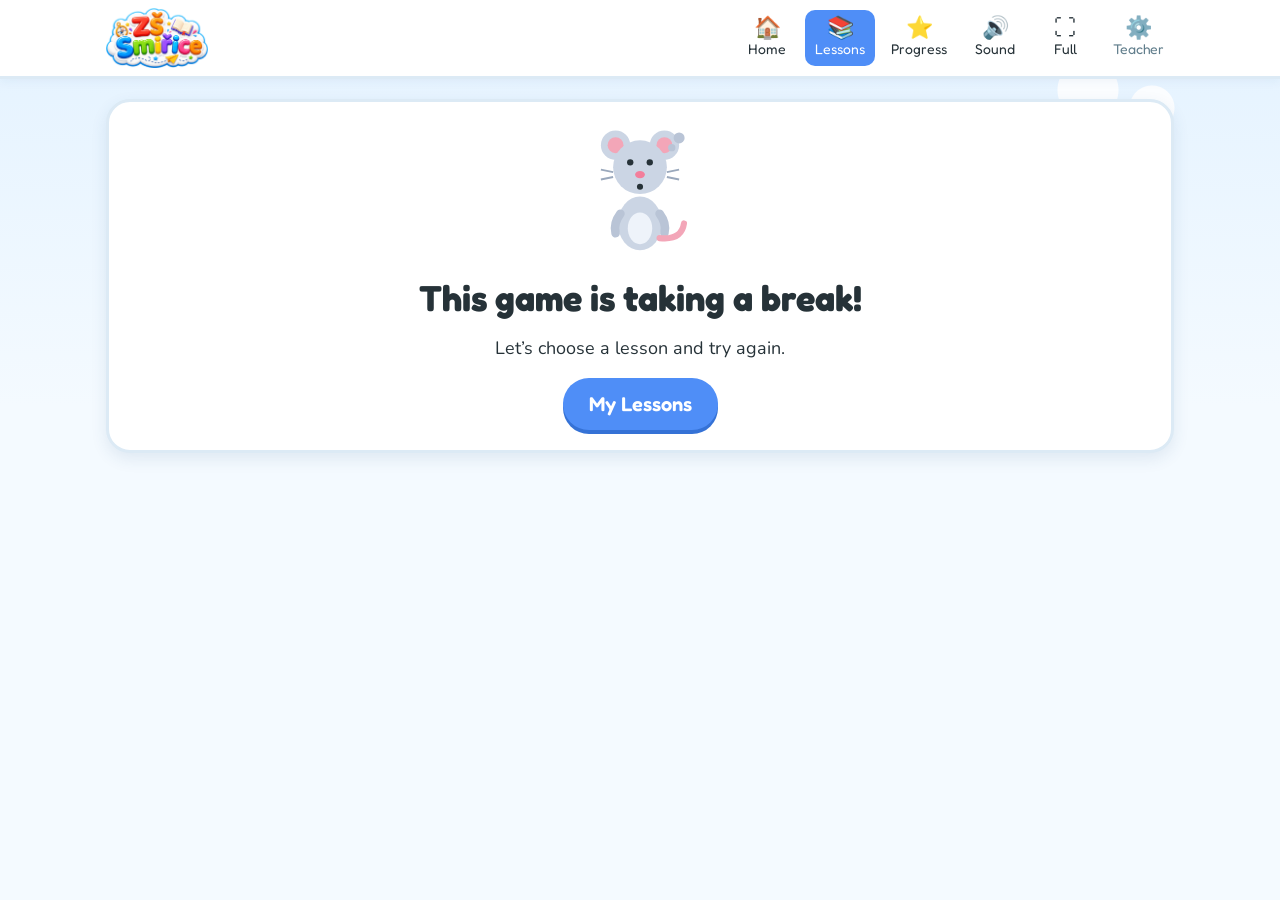
<file: games/listen-and-choose.html>
<!DOCTYPE html>
<html lang="en-GB">
<head>
<meta charset="UTF-8">
<meta name="viewport" content="width=device-width, initial-scale=1">
<title>English Adventure — Game</title>
<link rel="manifest" href="../manifest.webmanifest">
<meta name="theme-color" content="#4F8EF7">
<link rel="preconnect" href="https://fonts.googleapis.com">
<link href="https://fonts.googleapis.com/css2?family=Fredoka:wght@400;600&family=Nunito:wght@400;700&display=swap" rel="stylesheet">
<link rel="stylesheet" href="../css/global.css">
<link rel="stylesheet" href="../css/games.css">
</head>
<body data-page="lessons">
<main class="ea-main"></main>

<script>window.EA_BASE = "../";</script>
<script src="../js/storage.js"></script>
<script src="../js/images.js"></script>
<script src="../js/app.js"></script>
<script src="../js/audio.js"></script>
<script src="../js/art.js"></script>
<script src="../js/navigation.js"></script>
<script src="../js/lesson-data.js"></script>
<script src="../js/curriculum-data.js"></script>
<script src="../js/custom-lessons.js"></script>
<script src="../js/lesson-loader.js"></script>
<script src="../js/scoring.js"></script>
<script src="../js/games/game-common.js"></script>
<script>EA.initPage(); EA.audio.init();</script>
<script src="../js/games/listen-and-choose.js"></script>
</body>
</html>
</file>
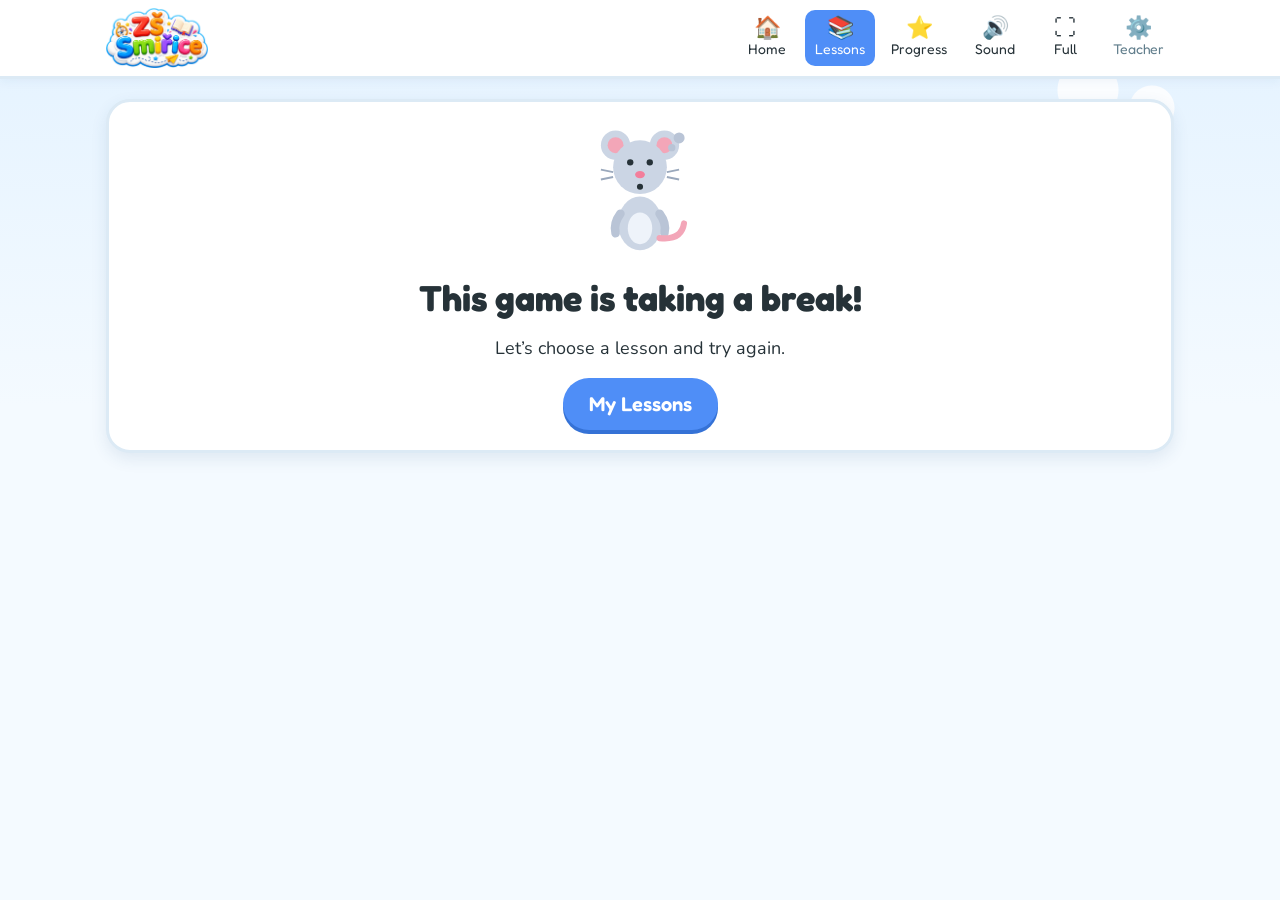
<file: games/picture-match.html>
<!DOCTYPE html>
<html lang="en-GB">
<head>
<meta charset="UTF-8">
<meta name="viewport" content="width=device-width, initial-scale=1">
<title>English Adventure — Game</title>
<link rel="manifest" href="../manifest.webmanifest">
<meta name="theme-color" content="#4F8EF7">
<link rel="preconnect" href="https://fonts.googleapis.com">
<link href="https://fonts.googleapis.com/css2?family=Fredoka:wght@400;600&family=Nunito:wght@400;700&display=swap" rel="stylesheet">
<link rel="stylesheet" href="../css/global.css">
<link rel="stylesheet" href="../css/games.css">
</head>
<body data-page="lessons">
<main class="ea-main"></main>

<script>window.EA_BASE = "../";</script>
<script src="../js/storage.js"></script>
<script src="../js/images.js"></script>
<script src="../js/app.js"></script>
<script src="../js/audio.js"></script>
<script src="../js/art.js"></script>
<script src="../js/navigation.js"></script>
<script src="../js/lesson-data.js"></script>
<script src="../js/curriculum-data.js"></script>
<script src="../js/custom-lessons.js"></script>
<script src="../js/lesson-loader.js"></script>
<script src="../js/scoring.js"></script>
<script src="../js/games/game-common.js"></script>
<script>EA.initPage(); EA.audio.init();</script>
<script src="../js/games/picture-match.js"></script>
</body>
</html>
</file>
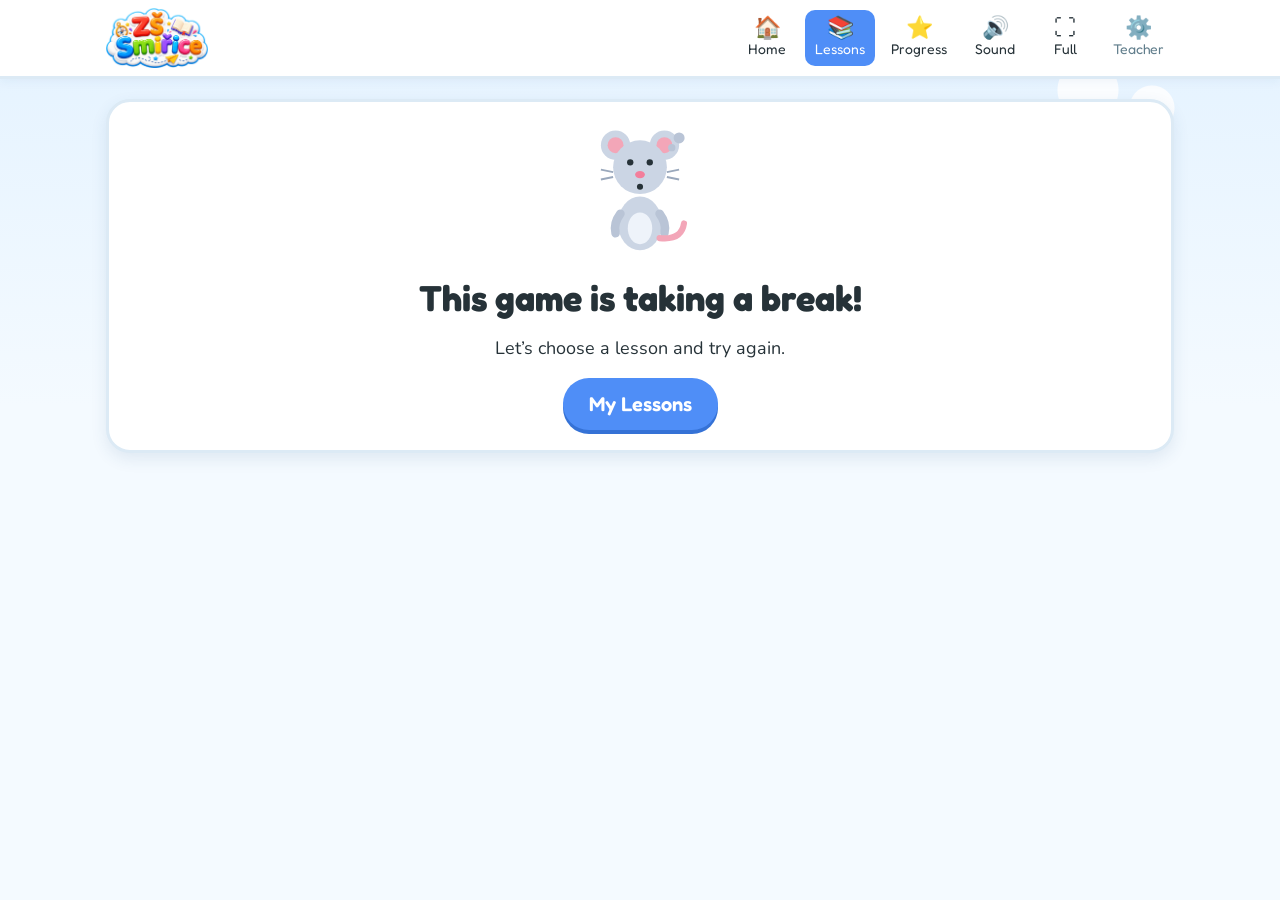
<file: games/sentence-train.html>
<!DOCTYPE html>
<html lang="en-GB">
<head>
<meta charset="UTF-8">
<meta name="viewport" content="width=device-width, initial-scale=1">
<title>English Adventure — Game</title>
<link rel="manifest" href="../manifest.webmanifest">
<meta name="theme-color" content="#4F8EF7">
<link rel="preconnect" href="https://fonts.googleapis.com">
<link href="https://fonts.googleapis.com/css2?family=Fredoka:wght@400;600&family=Nunito:wght@400;700&display=swap" rel="stylesheet">
<link rel="stylesheet" href="../css/global.css">
<link rel="stylesheet" href="../css/games.css">
</head>
<body data-page="lessons">
<main class="ea-main"></main>

<script>window.EA_BASE = "../";</script>
<script src="../js/storage.js"></script>
<script src="../js/images.js"></script>
<script src="../js/app.js"></script>
<script src="../js/audio.js"></script>
<script src="../js/art.js"></script>
<script src="../js/navigation.js"></script>
<script src="../js/lesson-data.js"></script>
<script src="../js/curriculum-data.js"></script>
<script src="../js/custom-lessons.js"></script>
<script src="../js/lesson-loader.js"></script>
<script src="../js/scoring.js"></script>
<script src="../js/games/game-common.js"></script>
<script>EA.initPage(); EA.audio.init();</script>
<script src="../js/games/sentence-train.js"></script>
</body>
</html>
</file>
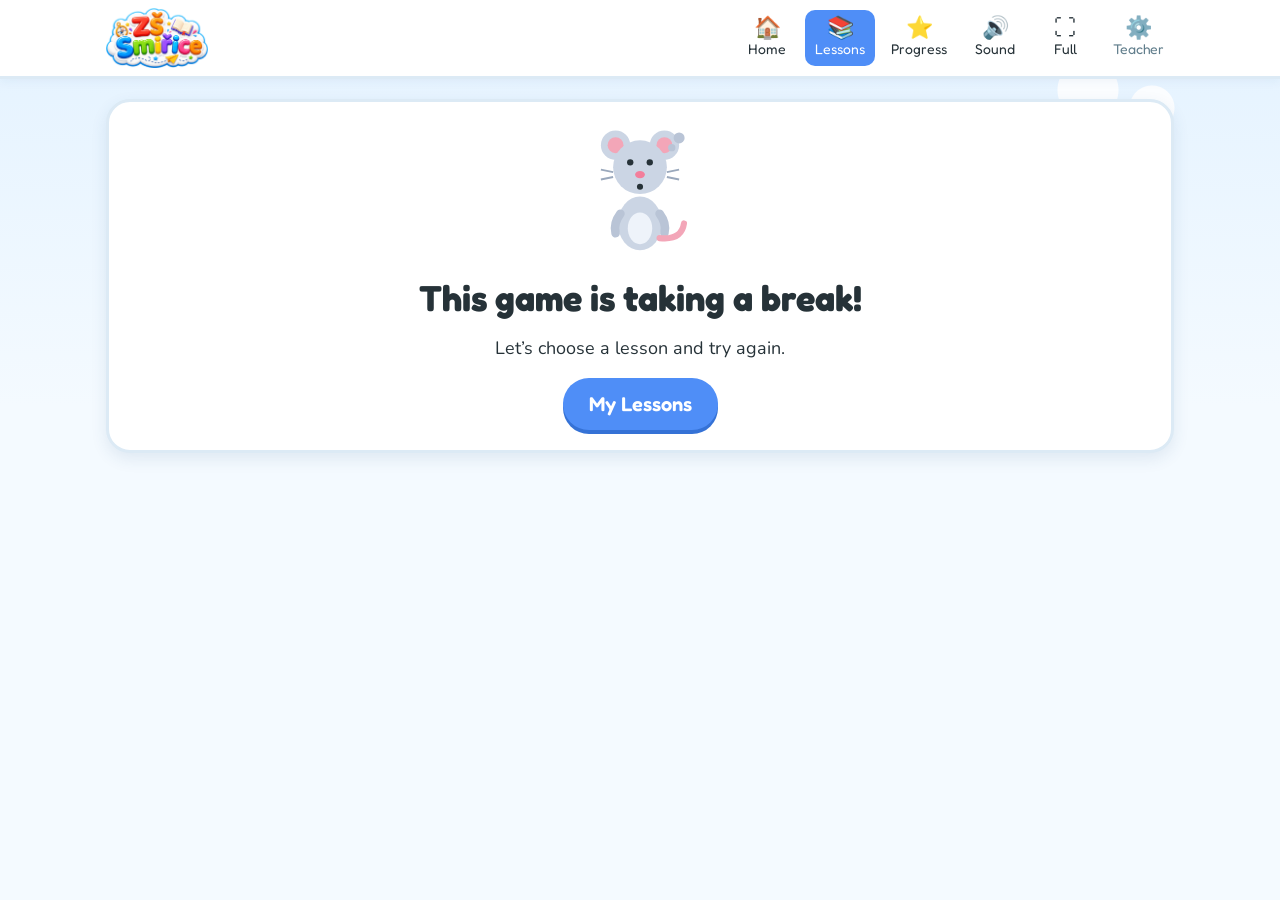
<file: games/spelling-bee.html>
<!DOCTYPE html>
<html lang="en-GB">
<head>
<meta charset="UTF-8">
<meta name="viewport" content="width=device-width, initial-scale=1">
<title>English Adventure — Game</title>
<link rel="manifest" href="../manifest.webmanifest">
<meta name="theme-color" content="#4F8EF7">
<link rel="preconnect" href="https://fonts.googleapis.com">
<link href="https://fonts.googleapis.com/css2?family=Fredoka:wght@400;600&family=Nunito:wght@400;700&display=swap" rel="stylesheet">
<link rel="stylesheet" href="../css/global.css">
<link rel="stylesheet" href="../css/games.css">
</head>
<body data-page="lessons">
<main class="ea-main"></main>

<script>window.EA_BASE = "../";</script>
<script src="../js/storage.js"></script>
<script src="../js/images.js"></script>
<script src="../js/app.js"></script>
<script src="../js/audio.js"></script>
<script src="../js/art.js"></script>
<script src="../js/navigation.js"></script>
<script src="../js/lesson-data.js"></script>
<script src="../js/curriculum-data.js"></script>
<script src="../js/custom-lessons.js"></script>
<script src="../js/lesson-loader.js"></script>
<script src="../js/scoring.js"></script>
<script src="../js/games/game-common.js"></script>
<script>EA.initPage(); EA.audio.init();</script>
<script src="../js/games/spelling-bee.js"></script>
</body>
</html>
</file>
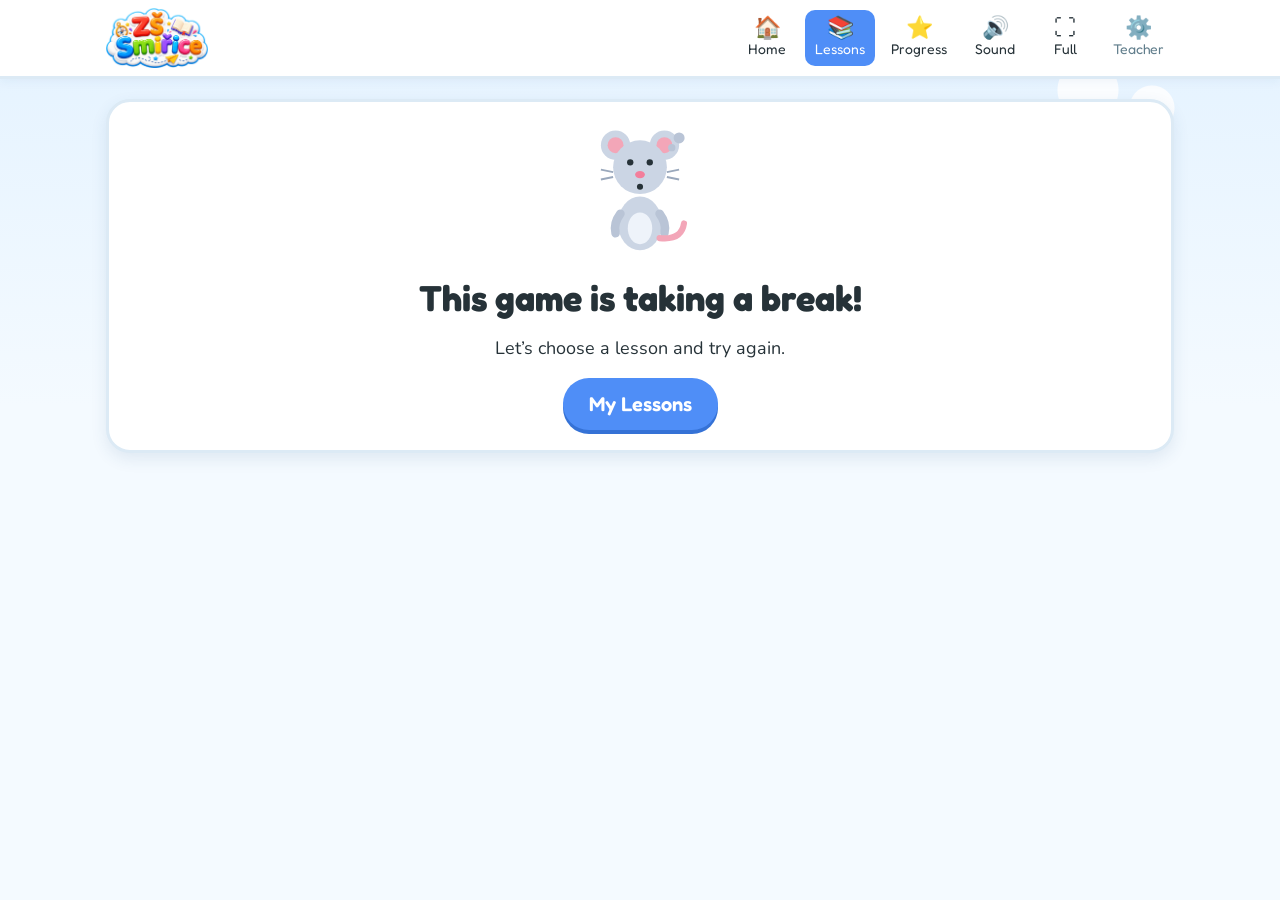
<file: games/word-match.html>
<!DOCTYPE html>
<html lang="en-GB">
<head>
<meta charset="UTF-8">
<meta name="viewport" content="width=device-width, initial-scale=1">
<title>English Adventure — Game</title>
<link rel="manifest" href="../manifest.webmanifest">
<meta name="theme-color" content="#4F8EF7">
<link rel="preconnect" href="https://fonts.googleapis.com">
<link href="https://fonts.googleapis.com/css2?family=Fredoka:wght@400;600&family=Nunito:wght@400;700&display=swap" rel="stylesheet">
<link rel="stylesheet" href="../css/global.css">
<link rel="stylesheet" href="../css/games.css">
</head>
<body data-page="lessons">
<main class="ea-main"></main>

<script>window.EA_BASE = "../";</script>
<script src="../js/storage.js"></script>
<script src="../js/images.js"></script>
<script src="../js/app.js"></script>
<script src="../js/audio.js"></script>
<script src="../js/art.js"></script>
<script src="../js/navigation.js"></script>
<script src="../js/lesson-data.js"></script>
<script src="../js/curriculum-data.js"></script>
<script src="../js/custom-lessons.js"></script>
<script src="../js/lesson-loader.js"></script>
<script src="../js/scoring.js"></script>
<script src="../js/games/game-common.js"></script>
<script>EA.initPage(); EA.audio.init();</script>
<script src="../js/games/word-match.js"></script>
</body>
</html>
</file>
<file: css/global.css>
/* English Adventure — global design system.
   Every page uses these variables. Change colours here only. */

:root {
  --colour-primary: #4F8EF7;
  --colour-primary-dark: #3572D6;
  --colour-secondary: #FFCA3A;
  --colour-accent: #FF6B6B;
  --colour-success: #42C983;
  --colour-purple: #9B7EDE;
  --colour-background: #F4FAFF;
  --colour-card: #FFFFFF;
  --colour-text: #263238;
  --colour-muted: #607D8B;
  --colour-error-soft: #FFE5E5;
  --colour-border: #DCEAF5;

  --radius-lg: 24px;
  --radius-md: 16px;
  --radius-sm: 10px;
  --shadow-card: 0 6px 16px rgba(38, 78, 130, 0.10);
  --shadow-pop: 0 10px 24px rgba(38, 78, 130, 0.16);

  --font-round: "Fredoka", "Baloo 2", "Nunito", "Trebuchet MS", "Comic Sans MS", sans-serif;
  --font-body: "Nunito", "Atkinson Hyperlegible", "Trebuchet MS", sans-serif;
}

* { box-sizing: border-box; }

html { -webkit-text-size-adjust: 100%; }

body {
  margin: 0;
  font-family: var(--font-body);
  font-size: 18px;
  color: var(--colour-text);
  background: var(--colour-background);
  min-height: 100vh;
}

/* Decorative sky — pure CSS so it works offline */
body.ea-sky {
  background:
    radial-gradient(circle at 12% 18%, rgba(255,255,255,0.9) 0 34px, transparent 35px),
    radial-gradient(circle at 18% 16%, rgba(255,255,255,0.9) 0 26px, transparent 27px),
    radial-gradient(circle at 85% 10%, rgba(255,255,255,0.85) 0 30px, transparent 31px),
    radial-gradient(circle at 90% 12%, rgba(255,255,255,0.85) 0 22px, transparent 23px),
    linear-gradient(180deg, #E3F2FF 0%, var(--colour-background) 45%);
  background-repeat: no-repeat;
}

h1, h2, h3, .ea-display { font-family: var(--font-round); line-height: 1.15; }
h1 { font-size: clamp(32px, 5vw, 44px); margin: 0.4em 0; }
h2 { font-size: clamp(28px, 4vw, 36px); margin: 0.4em 0; }
h3 { font-size: clamp(22px, 3vw, 28px); margin: 0.4em 0; }

img, svg { max-width: 100%; }

a { color: var(--colour-primary-dark); }

/* ---------- Header / navigation ---------- */
.ea-header {
  position: sticky; top: 0; z-index: 50;
  background: var(--colour-card);
  border-bottom: 3px solid var(--colour-border);
  box-shadow: 0 2px 10px rgba(38,78,130,0.06);
}
.ea-header-inner {
  max-width: 1100px; margin: 0 auto; padding: 8px 16px;
  display: flex; align-items: center; gap: 12px;
}
.ea-logo {
  display: flex; align-items: center; gap: 10px;
  font-family: var(--font-round); font-size: 24px; font-weight: 600;
  color: var(--colour-primary-dark); text-decoration: none;
}
.ea-logo svg { width: 42px; height: 42px; }
.ea-logo img { height: 60px; width: auto; display: block; }

/* Home hero: the logo itself is the start button, with a translucent play badge */
.ea-play-hero { position: relative; display: inline-block; border-radius: var(--radius-lg); transition: transform 0.15s ease; }
.ea-play-hero:hover { transform: scale(1.02); }
.ea-play-hero:active { transform: scale(0.99); }
.ea-hero-logo { width: min(640px, 92vw); height: auto; display: block; margin: 8px auto 0; filter: drop-shadow(0 10px 18px rgba(38,78,130,0.18)); }
.ea-play-badge {
  position: absolute; left: 50%; top: 50%; transform: translate(-50%, -50%);
  width: clamp(72px, 16vw, 104px); height: clamp(72px, 16vw, 104px); border-radius: 50%;
  background: rgba(255, 255, 255, 0.55);
  border: 5px solid rgba(79, 142, 247, 0.85);
  display: flex; align-items: center; justify-content: center;
  box-shadow: 0 8px 20px rgba(38, 78, 130, 0.28);
  animation: ea-play-pulse 2s ease-in-out infinite;
}
.ea-play-hero:hover .ea-play-badge { background: rgba(255, 255, 255, 0.82); }
.ea-play-tri {
  width: 0; height: 0; margin-left: 10%;
  border-left: clamp(26px, 5.5vw, 38px) solid var(--colour-primary);
  border-top: clamp(17px, 3.6vw, 25px) solid transparent;
  border-bottom: clamp(17px, 3.6vw, 25px) solid transparent;
  opacity: 0.92;
}
@keyframes ea-play-pulse {
  0%, 100% { transform: translate(-50%, -50%) scale(1); }
  50% { transform: translate(-50%, -50%) scale(1.07); }
}

.ea-nav { display: flex; gap: 6px; margin-left: auto; align-items: center; flex-wrap: wrap; }
.ea-nav a, .ea-nav button {
  display: inline-flex; flex-direction: column; align-items: center; gap: 2px;
  min-width: 64px; min-height: 56px; padding: 6px 10px;
  border: none; border-radius: var(--radius-sm);
  background: transparent; color: var(--colour-text);
  font-family: var(--font-round); font-size: 14px; text-decoration: none;
  cursor: pointer;
}
.ea-nav a:hover, .ea-nav button:hover { background: var(--colour-background); }
.ea-nav a.is-active { background: var(--colour-primary); color: #fff; }
.ea-nav .ea-nav-icon { font-size: 22px; line-height: 1; }
.ea-nav a.ea-nav-teacher { color: var(--colour-muted); }

.ea-menu-toggle {
  display: none; margin-left: auto;
  min-width: 56px; min-height: 56px;
  border: 3px solid var(--colour-border); border-radius: var(--radius-md);
  background: var(--colour-secondary); font-size: 26px; cursor: pointer;
}

@media (max-width: 720px) {
  .ea-menu-toggle { display: block; }
  .ea-nav {
    display: none; position: absolute; left: 8px; right: 8px; top: 100%;
    background: var(--colour-card); border: 3px solid var(--colour-border);
    border-radius: var(--radius-md); box-shadow: var(--shadow-pop);
    padding: 10px; flex-direction: row; justify-content: space-around;
  }
  .ea-nav.is-open { display: flex; }
}

/* ---------- Layout ---------- */
.ea-main { max-width: 1100px; margin: 0 auto; padding: 20px 16px 60px; }
.ea-center { text-align: center; }

.ea-card {
  background: var(--colour-card);
  border: 3px solid var(--colour-border);
  border-radius: var(--radius-lg);
  box-shadow: var(--shadow-card);
  padding: 20px;
}

.ea-grid { display: grid; gap: 18px; grid-template-columns: repeat(auto-fill, minmax(240px, 1fr)); }

/* ---------- Buttons ---------- */
.ea-btn {
  display: inline-flex; align-items: center; justify-content: center; gap: 8px;
  min-height: 52px; padding: 10px 26px;
  border: none; border-radius: 999px;
  font-family: var(--font-round); font-size: 20px; font-weight: 600;
  color: #fff; background: var(--colour-primary);
  box-shadow: 0 4px 0 var(--colour-primary-dark);
  cursor: pointer; text-decoration: none;
  transition: transform 0.12s ease, box-shadow 0.12s ease;
}
.ea-btn:hover { transform: translateY(-2px); }
.ea-btn:active { transform: translateY(2px); box-shadow: 0 2px 0 var(--colour-primary-dark); }
.ea-btn.ea-btn-big { font-size: 26px; min-height: 68px; padding: 14px 40px; }
.ea-btn.ea-btn-yellow { background: var(--colour-secondary); color: var(--colour-text); box-shadow: 0 4px 0 #D9A612; }
.ea-btn.ea-btn-green { background: var(--colour-success); box-shadow: 0 4px 0 #2E9E64; }
.ea-btn.ea-btn-soft {
  background: var(--colour-card); color: var(--colour-primary-dark);
  border: 3px solid var(--colour-border); box-shadow: none;
}
.ea-btn:disabled { opacity: 0.5; cursor: not-allowed; transform: none; }

button:focus-visible, a:focus-visible, [tabindex]:focus-visible, input:focus-visible, select:focus-visible {
  outline: 4px solid var(--colour-purple);
  outline-offset: 2px;
}

/* ---------- Lesson cards ---------- */
.ea-lesson-card { display: flex; flex-direction: column; gap: 10px; }
.ea-lesson-card > .ea-btn:last-child { margin-top: auto; }
.ea-card-actions { margin-top: auto; display: flex; gap: 8px; flex-wrap: wrap; justify-content: center; }
.ea-lesson-card .ea-thumb {
  border-radius: var(--radius-md); overflow: hidden;
  border: 3px solid var(--colour-border); background: #E3F2FF;
  aspect-ratio: 10 / 7;
}
.ea-lesson-card .ea-thumb > div { width: 100%; height: 100%; }
.ea-lesson-card .ea-thumb img, .ea-lesson-card .ea-thumb svg {
  width: 100%; height: 100%; object-fit: cover; display: block;
}
.ea-lesson-card h3 { margin: 0; }
.ea-lesson-meta { display: flex; flex-wrap: wrap; gap: 8px; font-size: 15px; color: var(--colour-muted); }
.ea-chip {
  background: var(--colour-background); border: 2px solid var(--colour-border);
  border-radius: 999px; padding: 2px 12px; font-family: var(--font-round);
}
.ea-stars { color: #E8A800; font-size: 20px; letter-spacing: 2px; }

/* ---------- Czech support text ---------- */
.ea-cs { display: none; color: var(--colour-muted); font-size: 0.85em; font-style: italic; }
body.cs-on .ea-cs { display: block; }

/* ---------- Mascot bubble ---------- */
.ea-mascot-row { display: flex; align-items: center; gap: 14px; justify-content: center; flex-wrap: wrap; }
.ea-mascot-row svg { width: 110px; height: 110px; flex: none; }
.ea-bubble {
  position: relative; background: var(--colour-card);
  border: 3px solid var(--colour-border); border-radius: var(--radius-lg);
  padding: 14px 20px; font-family: var(--font-round); font-size: 22px;
  max-width: 420px;
}
.ea-bubble::before {
  content: ""; position: absolute; left: -14px; top: 40%;
  border: 10px solid transparent; border-right-color: var(--colour-border);
}

/* ---------- Toast / feedback ---------- */
.ea-toast {
  position: fixed; left: 50%; bottom: 24px; transform: translateX(-50%);
  background: var(--colour-text); color: #fff;
  padding: 12px 22px; border-radius: 999px;
  font-family: var(--font-round); font-size: 18px;
  z-index: 200; box-shadow: var(--shadow-pop);
}

/* ---------- Overlay result screen ---------- */
.ea-overlay {
  position: fixed; inset: 0; z-index: 100;
  background: rgba(38, 50, 56, 0.45);
  display: flex; align-items: center; justify-content: center; padding: 16px;
}
.ea-overlay .ea-card { max-width: 480px; width: 100%; text-align: center; }
.ea-result-stars { font-size: 54px; letter-spacing: 6px; color: #E8A800; margin: 8px 0; }
.ea-result-stars .dim { color: var(--colour-border); }
.ea-badge-pill {
  display: inline-block; background: var(--colour-purple); color: #fff;
  font-family: var(--font-round); border-radius: 999px; padding: 6px 18px; margin: 6px 0;
}
.ea-overlay-actions { display: flex; flex-wrap: wrap; gap: 10px; justify-content: center; margin-top: 14px; }

/* ---------- Forms (Teacher Area) ---------- */
.ea-field { margin: 12px 0; }
.ea-field label { display: block; font-family: var(--font-round); margin-bottom: 4px; }
.ea-field input[type="text"], .ea-field input[type="number"], .ea-field select {
  width: 100%; max-width: 340px; padding: 10px 14px; font-size: 17px;
  border: 3px solid var(--colour-border); border-radius: var(--radius-sm);
  font-family: var(--font-body);
}
.ea-switch { display: inline-flex; align-items: center; gap: 10px; min-height: 44px; cursor: pointer; }
.ea-switch input { width: 26px; height: 26px; }

.ea-note {
  background: #FFF6DC; border: 2px dashed var(--colour-secondary);
  border-radius: var(--radius-md); padding: 10px 14px; font-size: 16px;
}
.ea-error { background: var(--colour-error-soft); border: 2px solid var(--colour-accent);
  border-radius: var(--radius-md); padding: 10px 14px; }

/* ---------- Animations ---------- */
@keyframes ea-pop { 0% { transform: scale(0.6); } 70% { transform: scale(1.08); } 100% { transform: scale(1); } }
@keyframes ea-shake { 0%,100% { transform: translateX(0); } 25% { transform: translateX(-8px); } 75% { transform: translateX(8px); } }
@keyframes ea-bounce { 0%,100% { transform: translateY(0); } 50% { transform: translateY(-10px); } }
@keyframes ea-drive { from { transform: translateX(0); } to { transform: translateX(120vw); } }

.ea-pop { animation: ea-pop 0.35s ease; }
.ea-shake { animation: ea-shake 0.3s ease; }
.ea-bounce { animation: ea-bounce 1.6s ease-in-out infinite; }

@media (prefers-reduced-motion: reduce) {
  *, *::before, *::after { animation-duration: 0.01ms !important; transition-duration: 0.01ms !important; }
}
body.reduce-motion *, body.reduce-motion *::before, body.reduce-motion *::after {
  animation-duration: 0.01ms !important; transition-duration: 0.01ms !important;
}

/* ---------- Utility ---------- */
.ea-visually-hidden {
  position: absolute; width: 1px; height: 1px; overflow: hidden;
  clip: rect(0 0 0 0); white-space: nowrap;
}

/* ---------- Theme map (lessons page) ---------- */
.map-wrap {
  position: relative; max-width: 1100px; margin: 6px auto 20px;
  border-radius: var(--radius-lg); overflow: hidden;
  border: 5px solid #fff; box-shadow: var(--shadow-pop);
}
.map-wrap > img { width: 100%; display: block; }
.map-stone {
  position: absolute; transform: translate(-50%, -56%);
  width: 12.5%; min-width: 68px; padding: 0;
  background: none; border: none; cursor: pointer; text-align: center;
}
.map-inner { display: block; }
.map-shield { display: block; width: 26%; margin: 0 auto; filter: drop-shadow(0 5px 7px rgba(20, 40, 70, 0.35)); }
.map-shield svg { width: 100%; height: auto; display: block; }
.map-stone .map-fill { fill: var(--colour-primary); }
.map-stone .map-num { fill: #fff; }
.map-stone.is-empty .map-fill { fill: #9AA8BC; }
.map-stone.is-done .map-fill { fill: var(--colour-secondary); }
.map-stone.is-done .map-num { fill: #6b4d00; }
.map-banner {
  display: block; margin: 2px auto 0; width: max-content; max-width: 130%;
  background: linear-gradient(#3E7BD0, #2F5FA8); color: #fff;
  font-family: var(--font-round); font-size: clamp(10px, 1.25vw, 15px); line-height: 1.15;
  padding: 2px 10px 3px; border-radius: 8px; border: 2px solid #fff;
  box-shadow: 0 3px 6px rgba(20, 40, 70, 0.3);
}
.map-stone.is-empty .map-banner { background: linear-gradient(#8B99AD, #6E7C90); }
.map-stone.is-done .map-banner { background: linear-gradient(#E8A800, #C98F00); }
.map-progress {
  display: inline-block; margin-top: 4px;
  background: rgba(255,255,255,0.94); border: 2px solid var(--colour-border);
  border-radius: 999px; padding: 0 9px;
  font-family: var(--font-round); font-size: clamp(10px, 1.1vw, 13px);
}
.map-stone:hover .map-inner, .map-stone:focus-visible .map-inner {
  animation: ea-bounce 0.65s ease-in-out infinite;
}
.map-stone:focus-visible { outline: 4px solid var(--colour-purple); border-radius: 12px; }
@media (max-width: 640px) {
  .map-stone { min-width: 56px; }
  .map-progress { display: none; } /* too small to read on phones; the theme view shows it */
}
</file>
<file: css/games.css>
/* English Adventure — styles shared by the four game engines. */

.ea-game-top {
  display: flex; align-items: center; gap: 12px; flex-wrap: wrap; margin-bottom: 10px;
}
.ea-game-top h1 { font-size: clamp(26px, 4vw, 36px); margin: 0; }
.ea-game-score {
  margin-left: auto; font-family: var(--font-round); font-size: 20px;
  background: var(--colour-card); border: 3px solid var(--colour-border);
  border-radius: 999px; padding: 6px 18px;
}
.ea-instruction { font-size: 22px; font-family: var(--font-round); margin: 6px 0; }

.ea-round-label { font-family: var(--font-round); color: var(--colour-muted); }

/* ---------- Picture Match ---------- */
.pm-board { display: grid; gap: 16px; grid-template-columns: repeat(auto-fit, minmax(180px, 1fr)); }
.pm-target {
  position: relative; background: var(--colour-card);
  border: 3px dashed var(--colour-border); border-radius: var(--radius-md);
  padding: 10px; text-align: center; min-height: 200px;
}
.pm-target .pm-img { border-radius: var(--radius-sm); overflow: hidden; background: #E3F2FF; }
.pm-slot {
  margin-top: 8px; min-height: 54px; border-radius: var(--radius-sm);
  border: 3px dashed var(--colour-border); display: flex; align-items: center; justify-content: center;
  font-family: var(--font-round); font-size: 20px; color: var(--colour-muted);
}
.pm-target.pm-hint { border-color: var(--colour-secondary); box-shadow: 0 0 0 5px rgba(255,202,58,0.45); }
.pm-target.pm-done { border-style: solid; border-color: var(--colour-success); }
.pm-target.pm-done .pm-slot { border: none; background: #E9FBF2; color: var(--colour-text); }
.pm-tick { position: absolute; top: -14px; right: -10px; font-size: 30px; }

.pm-tray { display: flex; flex-wrap: wrap; gap: 12px; justify-content: center; margin-top: 20px; }
.pm-word {
  min-height: 54px; padding: 8px 20px; font-size: 22px; font-family: var(--font-round);
  background: var(--colour-secondary); border: none; border-radius: 999px;
  box-shadow: 0 4px 0 #D9A612; cursor: grab; touch-action: none;
}
.pm-word.pm-selected { outline: 4px solid var(--colour-purple); transform: scale(1.06); }
.pm-word.pm-dragging { opacity: 0.85; cursor: grabbing; position: fixed; z-index: 300; pointer-events: none; }

/* ---------- Sentence Train ---------- */
.st-scene { text-align: center; margin-bottom: 10px; }
.st-scene svg, .st-scene img {
  max-height: clamp(220px, 42vh, 340px);
  max-width: min(640px, 100%);
  border-radius: var(--radius-md);
}
.st-track {
  display: flex; align-items: flex-end; gap: 6px; flex-wrap: wrap;
  background: linear-gradient(transparent 82%, #B9C7D4 82% 88%, transparent 88%, #B9C7D4 92% 96%, transparent 96%);
  min-height: 110px; padding: 8px 4px 14px;
}
.st-loco { flex: none; }
.st-loco svg { width: 96px; height: 84px; display: block; }
.st-slot-area { display: flex; gap: 6px; flex-wrap: wrap; align-items: flex-end; min-height: 84px; }
.st-carriage {
  min-height: 62px; min-width: 64px; padding: 8px 16px 14px;
  font-family: var(--font-round); font-size: 24px;
  border: none; border-radius: 14px 14px 8px 8px; color: #fff; cursor: pointer;
  background: var(--colour-primary); box-shadow: 0 4px 0 var(--colour-primary-dark);
  position: relative;
}
.st-carriage::after { /* wheels */
  content: ""; position: absolute; left: 12px; right: 12px; bottom: -8px; height: 12px;
  background:
    radial-gradient(circle at 20% 50%, var(--colour-text) 0 6px, transparent 6px),
    radial-gradient(circle at 80% 50%, var(--colour-text) 0 6px, transparent 6px);
}
.st-carriage.c2 { background: var(--colour-accent); box-shadow: 0 4px 0 #D64C4C; }
.st-carriage.c3 { background: var(--colour-success); box-shadow: 0 4px 0 #2E9E64; }
.st-carriage.c4 { background: var(--colour-purple); box-shadow: 0 4px 0 #7A5BC7; }
.st-carriage.c5 { background: #FF9F45; box-shadow: 0 4px 0 #DB7E24; }
.st-carriage.st-placed { transform: translateY(-2px); }
.st-tray { display: flex; gap: 10px; flex-wrap: wrap; justify-content: center; margin-top: 22px; min-height: 76px; }
.st-controls { display: flex; gap: 10px; justify-content: center; margin-top: 16px; flex-wrap: wrap; }
.st-first-hint { outline: 5px solid var(--colour-secondary); outline-offset: 3px; }
.st-info { font-size: 17px; color: var(--colour-muted); text-align: center; margin-top: 8px; }

/* ---------- Conversation Comic ---------- */
.cc-stage {
  display: grid; grid-template-columns: minmax(64px, 150px) 1fr minmax(64px, 150px);
  gap: 12px; align-items: end; margin-top: 8px;
}
.cc-fig { text-align: center; transition: opacity 0.3s ease, transform 0.3s ease; }
.cc-fig svg { width: 100%; max-width: 150px; height: auto; }
.cc-fig.cc-listening { opacity: 0.55; transform: scale(0.96); }
.cc-name {
  display: inline-block; margin-top: 4px; padding: 2px 16px;
  border-radius: 999px; font-family: var(--font-round); font-size: 16px; color: var(--colour-text);
}
.cc-name-left { background: #F9CFE0; border: 2px solid #F3A6C0; }
.cc-name-right { background: #CFE2F9; border: 2px solid #8FB8F2; }

.cc-col { display: flex; flex-direction: column; gap: 12px; min-height: 220px; padding-bottom: 8px; }
.cc-bub {
  position: relative; max-width: 82%; padding: 10px 18px;
  font-family: var(--font-round); font-size: 21px;
  border: 3px solid; border-radius: 18px; background: #fff;
}
.cc-b-left {
  align-self: flex-start; border-color: #F3A6C0; background: #FFF3F8;
  border-bottom-left-radius: 4px;
}
.cc-b-left::before {
  content: ""; position: absolute; left: -16px; bottom: 8px;
  border: 9px solid transparent; border-right-color: #F3A6C0;
}
.cc-b-right {
  align-self: flex-end; border-color: #8FB8F2; background: #F0F6FF;
  border-bottom-right-radius: 4px;
}
.cc-b-right::before {
  content: ""; position: absolute; right: -16px; bottom: 8px;
  border: 9px solid transparent; border-left-color: #8FB8F2;
}
.cc-bub.cc-empty {
  border-style: dashed; border-color: var(--colour-border); background: var(--colour-background);
  color: var(--colour-muted); min-width: 120px; text-align: center;
}
.cc-bub.cc-empty::before { display: none; }
.cc-bub .cc-say { border: none; background: transparent; font: inherit; cursor: pointer; padding: 0; }

.cc-options { display: flex; flex-direction: column; gap: 10px; margin-top: 16px; }
.cc-option {
  min-height: 56px; font-size: 22px; font-family: var(--font-round);
  background: var(--colour-card); border: 3px solid var(--colour-border);
  border-radius: var(--radius-md); cursor: pointer; padding: 8px 18px; text-align: left;
}
.cc-option:hover { border-color: var(--colour-primary); }
.cc-option.cc-wrong { background: var(--colour-error-soft); border-color: var(--colour-accent); }
.cc-option.cc-right-pick { background: #E9FBF2; border-color: var(--colour-success); }
.cc-reaction { font-size: 26px; margin-left: 8px; }

@media (max-width: 520px) {
  .cc-stage { grid-template-columns: 56px 1fr 56px; gap: 6px; }
  .cc-bub { font-size: 18px; max-width: 92%; }
  .cc-name { font-size: 13px; padding: 1px 10px; }
}

/* ---------- Listen and Choose ---------- */
.lc-audio-row { display: flex; align-items: center; justify-content: center; gap: 14px; margin: 18px 0; flex-wrap: wrap; }
.lc-play {
  width: 120px; height: 120px; border-radius: 50%;
  border: none; background: var(--colour-primary); color: #fff;
  font-size: 52px; cursor: pointer; box-shadow: 0 6px 0 var(--colour-primary-dark);
}
.lc-play:active { transform: translateY(3px); box-shadow: 0 3px 0 var(--colour-primary-dark); }
.lc-small-btn {
  min-height: 52px; padding: 8px 18px; border-radius: 999px; border: 3px solid var(--colour-border);
  background: var(--colour-card); font-family: var(--font-round); font-size: 17px; cursor: pointer;
}
.lc-wave { display: flex; gap: 4px; height: 40px; align-items: center; }
.lc-wave span { width: 6px; height: 10px; background: var(--colour-primary); border-radius: 3px; }
.lc-wave.playing span { animation: lc-wave 0.7s ease-in-out infinite alternate; }
.lc-wave span:nth-child(2) { animation-delay: 0.1s; } .lc-wave span:nth-child(3) { animation-delay: 0.2s; }
.lc-wave span:nth-child(4) { animation-delay: 0.3s; } .lc-wave span:nth-child(5) { animation-delay: 0.4s; }
@keyframes lc-wave { from { height: 8px; } to { height: 36px; } }

.lc-gap { font-size: 26px; font-family: var(--font-round); text-align: center; margin: 10px 0; }
.lc-options { display: grid; gap: 14px; grid-template-columns: repeat(auto-fit, minmax(180px, 1fr)); margin-top: 10px; }
.lc-options.lc-text-options { grid-template-columns: 1fr; max-width: 480px; margin-left: auto; margin-right: auto; }
.lc-option {
  background: var(--colour-card); border: 3px solid var(--colour-border);
  border-radius: var(--radius-md); cursor: pointer; padding: 12px;
  font-family: var(--font-round); font-size: 22px; min-height: 56px;
}
.lc-option:hover { border-color: var(--colour-primary); }
.lc-option.lc-wrong { background: var(--colour-error-soft); border-color: var(--colour-accent); }
.lc-option.lc-correct { background: #E9FBF2; border-color: var(--colour-success); }
.lc-option .lc-img { border-radius: var(--radius-sm); overflow: hidden; background: #E3F2FF; }

.ea-progress-dots { display: flex; gap: 8px; justify-content: center; margin: 12px 0; }
.ea-progress-dots span { width: 16px; height: 16px; border-radius: 50%; background: var(--colour-border); }
.ea-progress-dots span.done { background: var(--colour-success); }
.ea-progress-dots span.now { background: var(--colour-secondary); }

@media (max-width: 500px) {
  .ea-instruction { font-size: 19px; }
  .st-carriage { font-size: 20px; }
  .lc-play { width: 96px; height: 96px; }
}

/* ---------- Word Match ---------- */
.wm-board { display: grid; grid-template-columns: 1fr 1fr; gap: 14px 24px; max-width: 620px; margin: 10px auto 0; }
.wm-col { display: flex; flex-direction: column; gap: 12px; }
.wm-word {
  min-height: 56px; padding: 8px 14px; font-size: 22px; font-family: var(--font-round);
  border-radius: 999px; cursor: pointer; border: 3px solid var(--colour-border);
  background: var(--colour-card); color: var(--colour-text);
}
.wm-word.wm-en { border-color: #BFD8FB; }
.wm-word.wm-cs { border-color: #F5DFA6; }
.wm-word:hover:not(:disabled) { border-color: var(--colour-primary); }
.wm-word.wm-selected { outline: 4px solid var(--colour-purple); transform: scale(1.04); }
.wm-word.wm-done {
  background: #E9FBF2; border-color: var(--colour-success); color: var(--colour-text);
  cursor: default; position: relative;
}
.wm-word.wm-done::after { content: " ✓"; color: var(--colour-success); font-weight: 700; }
@media (max-width: 460px) {
  .wm-board { gap: 10px 10px; }
  .wm-word { font-size: 18px; min-height: 50px; }
}

/* ---------- Spelling Bee ---------- */
.sb-picture { text-align: center; margin: 8px 0 14px; }
.sb-picture svg, .sb-picture img { max-height: clamp(180px, 34vh, 280px); max-width: min(560px, 100%); border-radius: var(--radius-md); }
.sb-word { display: flex; justify-content: center; gap: 8px; flex-wrap: wrap; margin-bottom: 18px; }
.sb-slot {
  width: 52px; height: 62px; display: flex; align-items: center; justify-content: center;
  font-family: var(--font-round); font-size: 34px; color: var(--colour-text);
  background: #fff; border: 3px dashed var(--colour-border); border-radius: 12px;
}
.sb-fixed { border-style: solid; background: var(--colour-background); }
.sb-filled { border-style: solid; border-color: var(--colour-success); background: #E9FBF2; }
.sb-hint-slot { border-color: var(--colour-secondary); box-shadow: 0 0 0 4px rgba(255, 202, 58, 0.4); }
.sb-bank {
  display: grid; grid-template-columns: repeat(auto-fit, minmax(46px, 1fr));
  gap: 8px; max-width: 720px; margin: 0 auto;
}
.sb-letter {
  min-height: 52px; font-family: var(--font-round); font-size: 24px;
  background: var(--colour-card); border: 3px solid var(--colour-border);
  border-radius: 12px; cursor: pointer;
}
.sb-letter:hover { border-color: var(--colour-primary); }
.sb-letter.sb-hint { animation: ea-bounce 0.5s ease-in-out 3; border-color: var(--colour-secondary); background: #FFF6DC; }
@media (max-width: 560px) {
  .sb-slot { width: 40px; height: 50px; font-size: 26px; }
  .sb-letter { min-height: 44px; font-size: 19px; }
}
</file>
